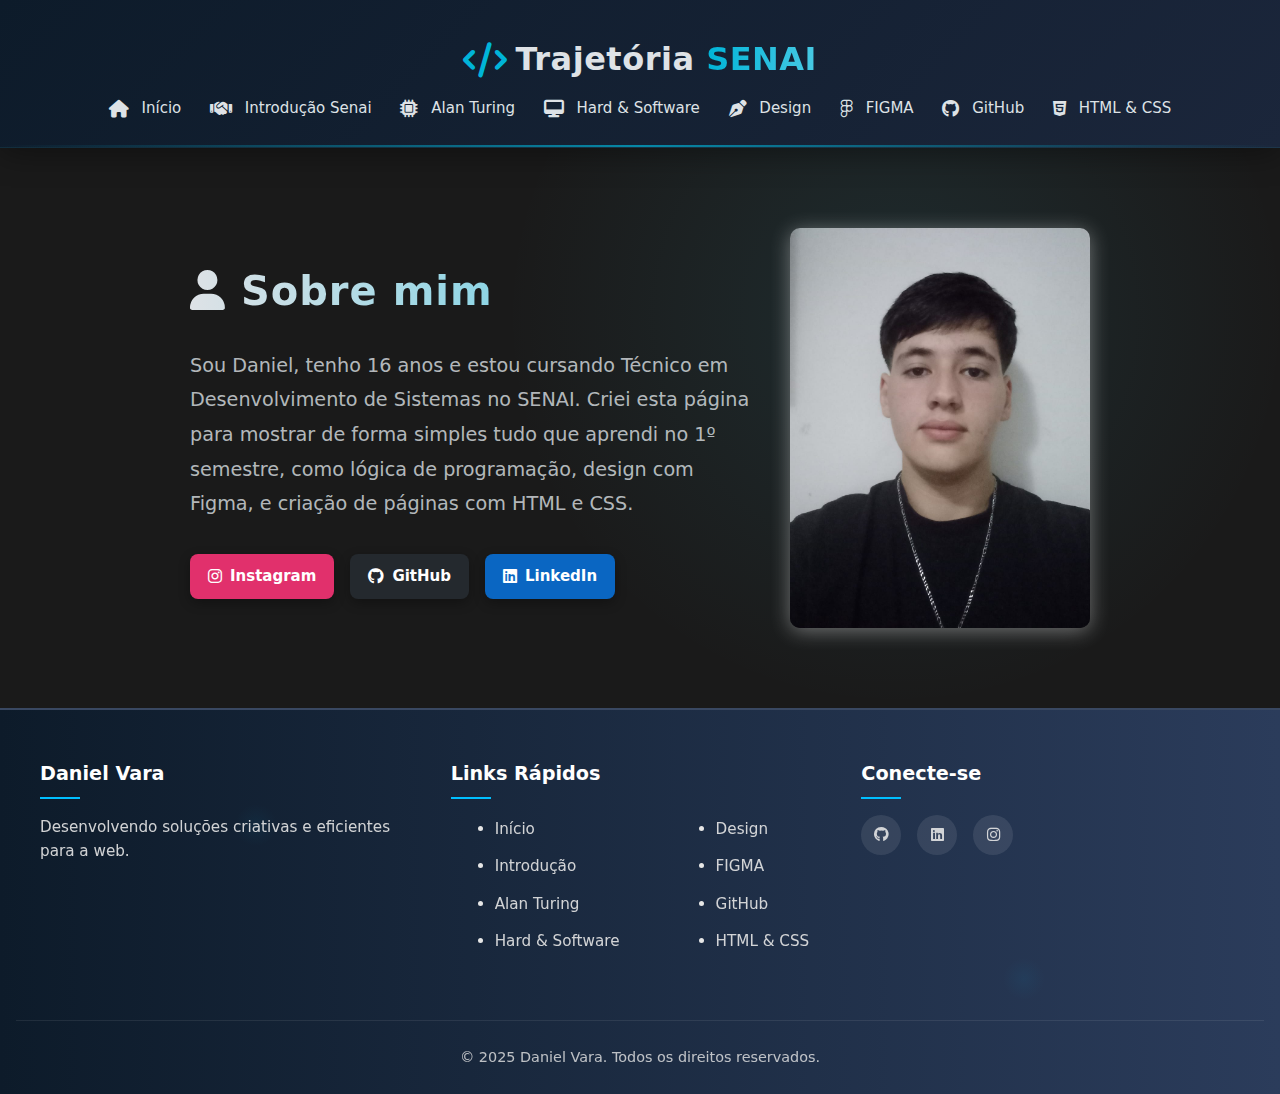
<file: index.html>
<!DOCTYPE html>
<html lang="pt-br">
<head>
  <meta charset="UTF-8" />
  <meta name="viewport" content="width=device-width, initial-scale=1.0" />
  <title>Trajetória SENAI - Daniel</title>
  <link rel="stylesheet" href="https://cdnjs.cloudflare.com/ajax/libs/font-awesome/6.5.0/css/all.min.css" />
  <link rel="stylesheet" href="https://cdnjs.cloudflare.com/ajax/libs/font-awesome/6.5.0/css/all.min.css" />
  <link rel="stylesheet" href="styles.css">
</head>
<body>

  <header class="navbar">
    <div class="logo">
      <i class="fas fa-code"></i>
      <span>Trajetória <strong>SENAI</strong></span>
    </div>
    <nav class="nav-links">
      <a href="#inicio"><i class="fas fa-home"></i> Início</a>
      <a href="introdução.html"><i class="fas fa-handshake"></i> Introdução Senai</a>
      <a href="alan.html"><i class="fas fa-microchip"></i> Alan Turing</a>
      <a href="ware.html"><i class="fas fa-desktop"></i> Hard & Software</a>
      <a href="design.html"><i class="fas fa-pen-nib"></i> Design</a>
      <a href="figma.html"><i class="fab fa-figma"></i> FIGMA</a>
      <a href="git.html"><i class="fab fa-github"></i>GitHub</a>
      <a href="HC.html"><i class="fab fa-html5"></i> HTML & CSS</a>
     

    </nav>
  </header>

  <section class="dark-section" id="inicio">
    <div class="content">
      <div class="content-flex">
        <div class="text-side">
          <h2><i class="fas fa-user"></i> Sobre mim</h2>
          <p>Sou Daniel, tenho 16 anos e estou cursando Técnico em Desenvolvimento de Sistemas no SENAI. Criei esta página para mostrar de forma simples tudo que aprendi no 1º semestre, como lógica de programação, design com Figma, e criação de páginas com HTML e CSS.</p>
          
          <div class="social-buttons">
            <a href="https://www.instagram.com/daniielvsr/?next=%2F" target="_blank" class="btn-social instagram"><i class="fab fa-instagram"></i> Instagram</a>
            <a href="https://github.com/Daniel-Vara" target="_blank" class="btn-social github"><i class="fab fa-github"></i> GitHub</a>
            <a href="https://www.linkedin.com/in/daniel-vara-dos-santos-ribeiro-890403352/" target="_blank" class="btn-social linkedin"><i class="fab fa-linkedin"></i> LinkedIn</a>
          </div>
        </div>
        
        <img class="perfil" src="./img/perfil.jpg" alt="Foto de Daniel">
      </div>
    </div>
  </section>

<footer class="site-footer">
  <div class="footer-content">
    <div class="footer-section">
      <h3>Daniel Vara</h3>
      <p>Desenvolvendo soluções criativas e eficientes para a web.</p>
    </div>
    
    <div class="footer-section">
      <h3>Links Rápidos</h3>
      <div class="link-columns">

        <ul>
        <li><a href="index.html">Início</a></li>
        <li><a href="introdução.html">Introdução</a></li>
        <li><a href="alan.html">Alan Turing</a></li>
        <li><a href="ware.html">Hard & Software</a></li>
    </ul>
      <ul>
        <li><a href="design.html">Design</a></li>
        <li><a href="figma.html">FIGMA</a></li>
        <li><a href="git.html">GitHub</a></li>
        <li><a href="HC.html">HTML & CSS</a></li>
      </ul>
      </div>
      
    </div>
    
    <div class="footer-section">
      <h3>Conecte-se</h3>
      <div class="social-links">
        <a href="https://github.com/Daniel-Vara" target="_blank" class="social-icon"><i class="fab fa-github"></i></a>
        <a href="https://www.linkedin.com/in/daniel-vara-dos-santos-ribeiro-890403352/" target="_blank" class="social-icon"><i class="fab fa-linkedin"></i></a>
        <a href="https://www.instagram.com/daniielvsr/?next=%2F" target="_blank" class="social-icon"><i class="fab fa-instagram"></i></a>
      </div>
    </div>
  </div>
  
  <div class="footer-bottom">
    <p>&copy; 2025 Daniel Vara. Todos os direitos reservados.</p>
  </div>
</footer>


</body>
</html>
</file>
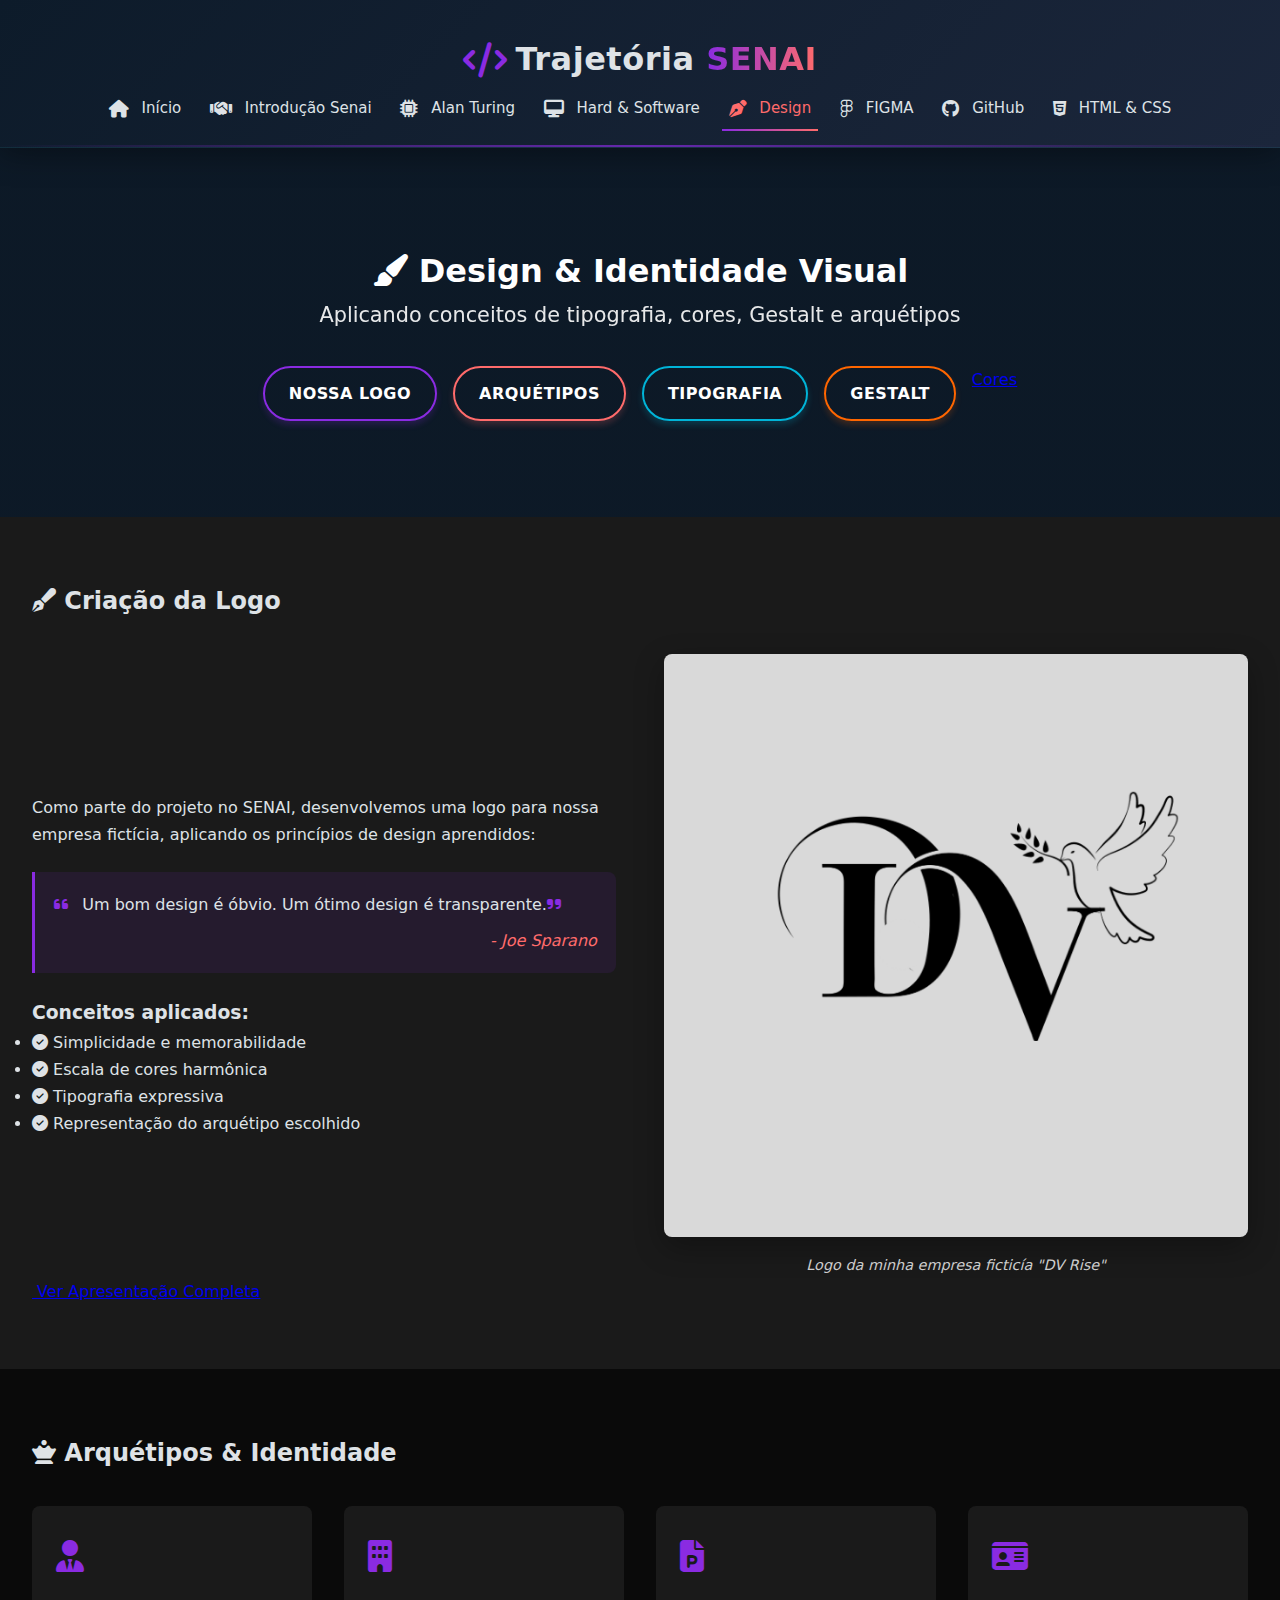
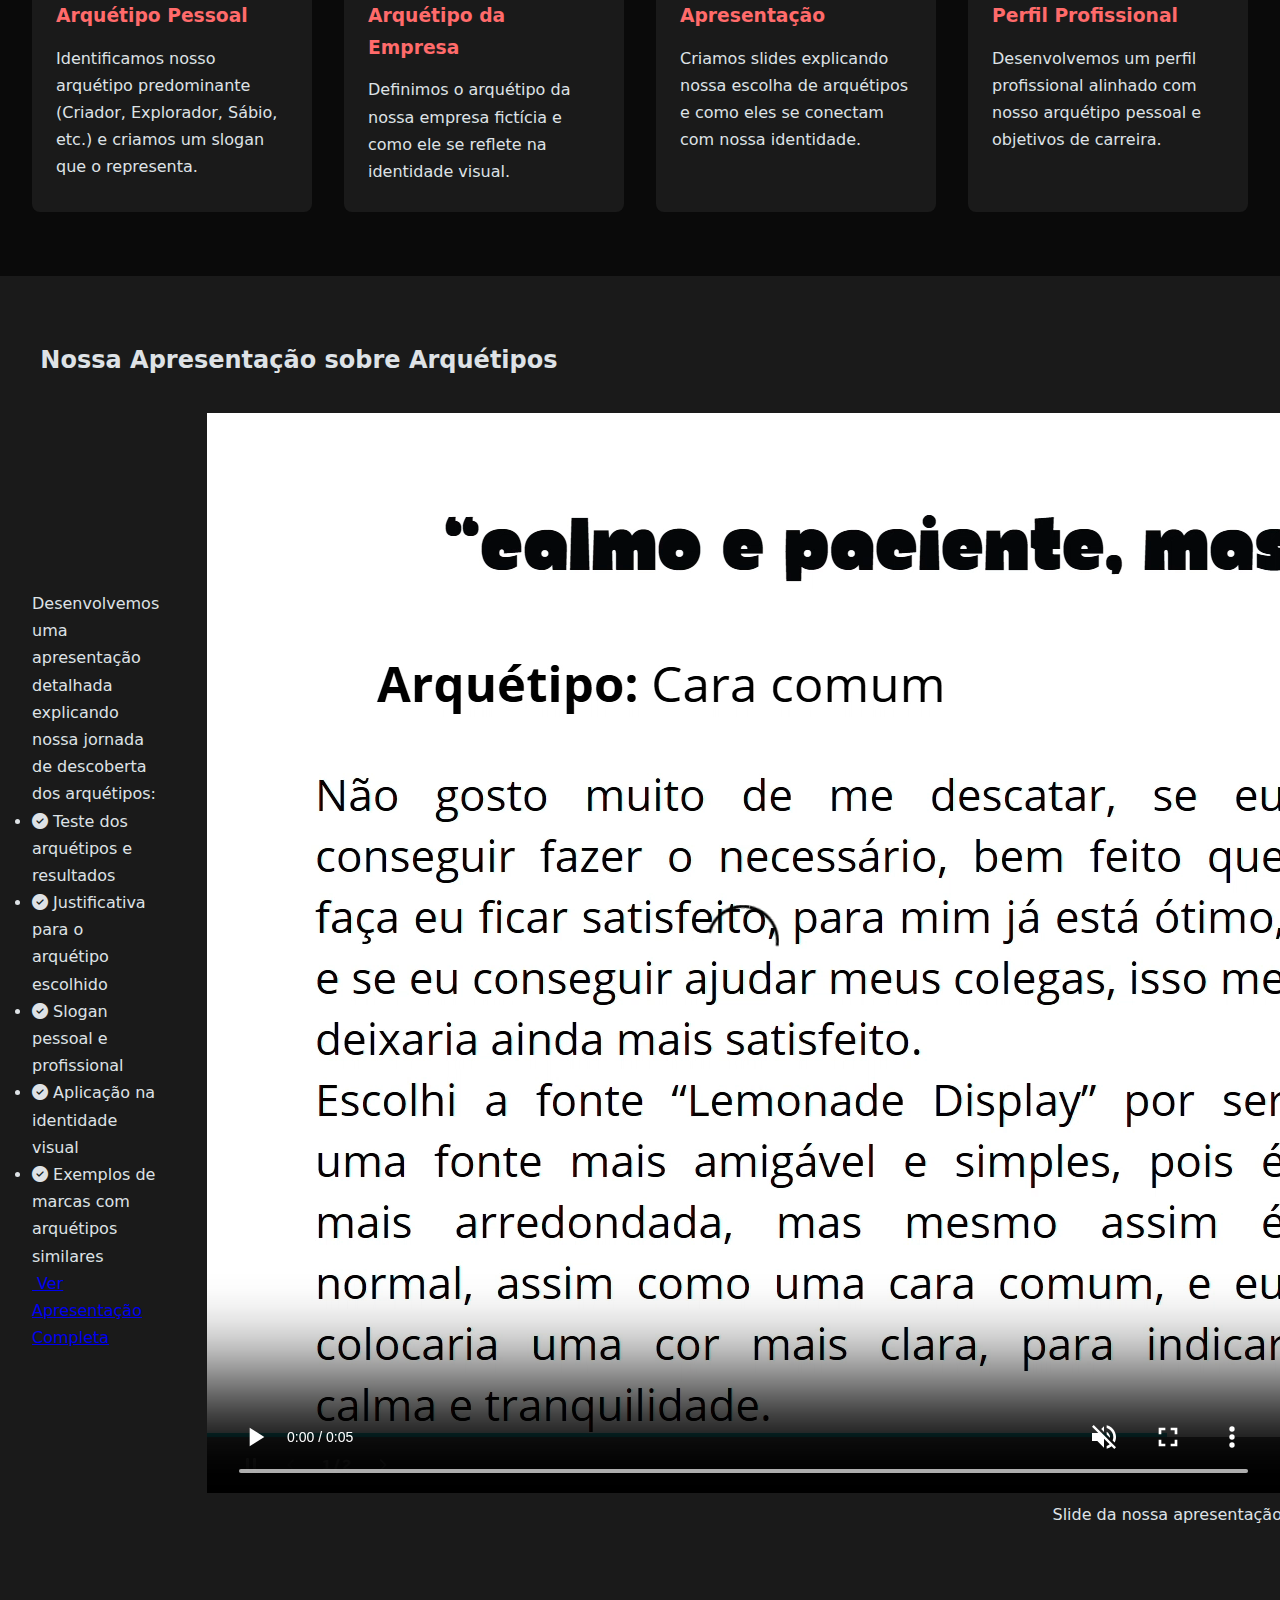
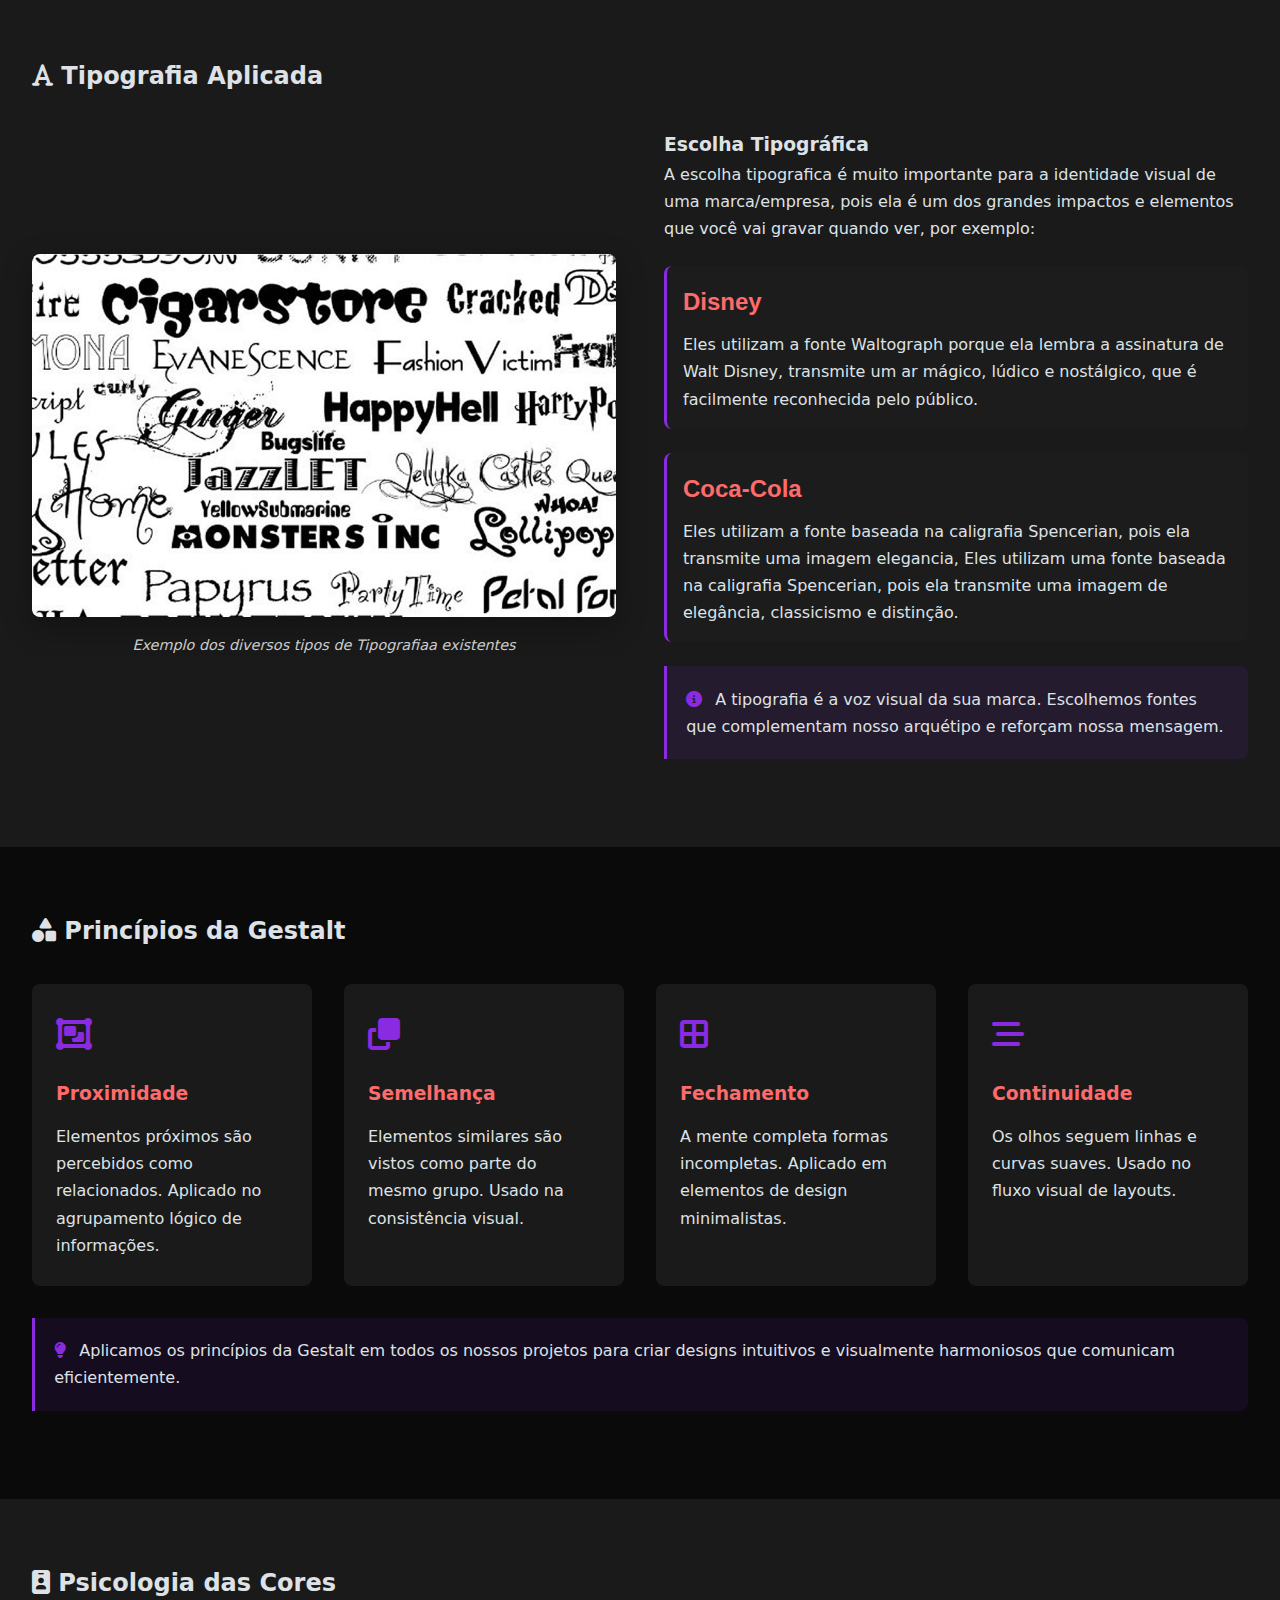
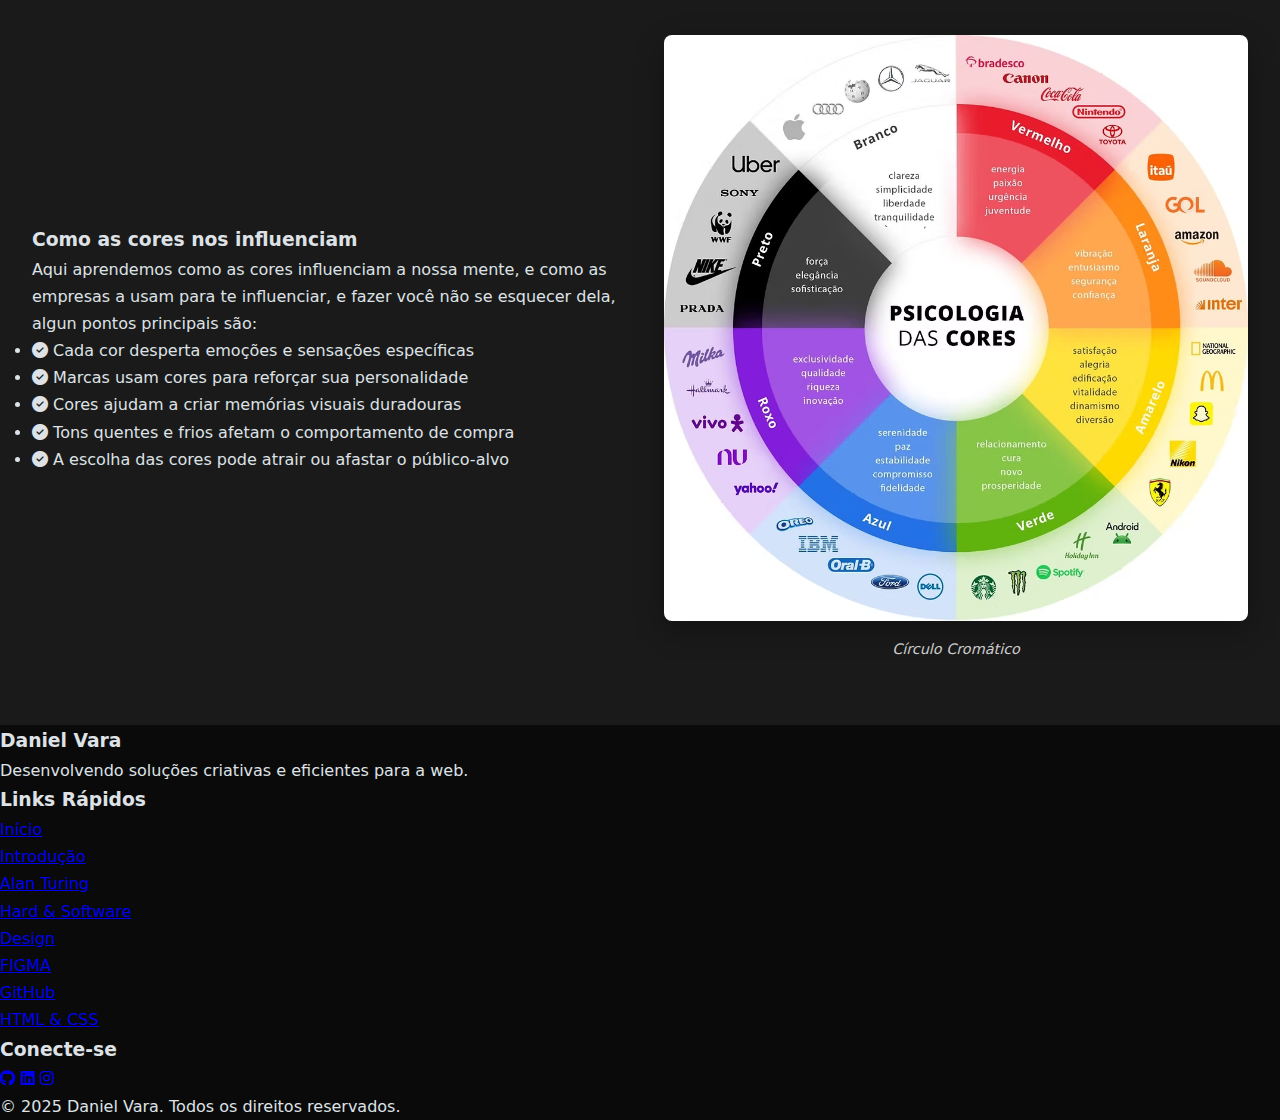
<file: design.html>
<!DOCTYPE html>
<html lang="pt-br">
<head>
  <meta charset="UTF-8">
  <meta name="viewport" content="width=device-width, initial-scale=1.0">
  <title>Design - Trajetória SENAI</title>
  <link rel="stylesheet" href="https://cdnjs.cloudflare.com/ajax/libs/font-awesome/6.5.0/css/all.min.css">
  <link rel="stylesheet" href="design.css"> <!-- Reutilizando o mesmo CSS -->
</head>
<body>

  <header class="navbar">
    <div class="logo">
      <i class="fas fa-code"></i>
      <span>Trajetória <strong>SENAI</strong></span>
    </div>
    <nav class="nav-links">
      <a href="index.html"><i class="fas fa-home"></i> Início</a>
      <a href="introdução.html"><i class="fas fa-handshake"></i> Introdução Senai</a>
      <a href="alan.html"><i class="fas fa-microchip"></i> Alan Turing</a>
      <a href="ware.html"><i class="fas fa-desktop"></i> Hard & Software</a>
      <a href="design.html" class="active"><i class="fas fa-pen-nib"></i> Design</a>
      <a href="figma.html"><i class="fab fa-figma"></i> FIGMA</a>
      <a href="git.html"><i class="fab fa-github"></i>GitHub</a>
      <a href="HC.html"><i class="fab fa-html5"></i> HTML & CSS</a>
    </nav>
  </header>

<section class="hero-section" style="background: linear-gradient(rgba(13, 27, 42, 0.9), rgba(13, 27, 42, 0.9)), url('https://images.unsplash.com/photo-1618005182384-a83a8bd57fbe?q=80&w=2264&auto=format&fit=crop') center/cover;">
  <div class="container">
    <h1 class="glow-text"><i class="fas fa-paint-brush"></i> Design & Identidade Visual</h1>
    <p class="subtitle">Aplicando conceitos de tipografia, cores, Gestalt e arquétipos</p>
    <div class="hero-buttons">
      <a href="#logo" class="btn-primary">Nossa Logo</a>
      <a href="#arquetipos" class="btn-secondary">Arquétipos</a>
      <a href="#tipografia" class="btn-tertiary">Tipografia</a>
      <a href="#gestalt" class="btn-quarto">Gestalt</a>
      <a href="#cores" class="btn-quinto">Cores</a>
    </div>
  </div>
</section>



  <section class="content-section" id="logo">
    <div class="container">
      <div class="section-header">
        <h2><i class="fas fa-pen-fancy"></i> Criação da Logo</h2>
        <div class="timeline-marker"></div>
      </div>
      
      <div class="content-flex">
        <div class="text-side">
          <p>Como parte do projeto no SENAI, desenvolvemos uma logo para nossa empresa fictícia, aplicando os princípios de design aprendidos:</p>
          
          <div class="highlight-box">
            <p><i class="fas fa-quote-left"></i> Um bom design é óbvio. Um ótimo design é transparente.<i class="fas fa-quote-right"></i></p>
            <p class="quote-author">- Joe Sparano</p>
          </div>
          
          <h3>Conceitos aplicados:</h3>
          <ul class="presentation-list">
            <li><i class="fas fa-check-circle"></i> Simplicidade e memorabilidade</li>
            <li><i class="fas fa-check-circle"></i> Escala de cores harmônica</li>
            <li><i class="fas fa-check-circle"></i> Tipografia expressiva</li>
            <li><i class="fas fa-check-circle"></i> Representação do arquétipo escolhido</li>
          </ul>
        </div>
        
        <div class="image-side">
          <img src="./img/Logo Pessoal.png" alt="Minha Logo Pessoal" class="content-image">
          <p class="image-caption">Logo da minha empresa ficticía "DV Rise"</p>
        </div>
      </div>
    </div>

         
          <a href="https://www.canva.com/design/DAGg52rJNaU/tJ63VMw35tbQV4tGI-dGfA/edit?utm_content=DAGg52rJNaU&utm_campaign=designshare&utm_medium=link2&utm_source=sharebutton" class="btn-presentation" target="_blank">
            <i class="fab fa-canva"></i> Ver Apresentação Completa
          </a>

  </section>

  <section class="dark-section" id="arquetipos">
    <div class="container">
      <div class="section-header">
        <h2><i class="fas fa-chess-queen"></i> Arquétipos & Identidade</h2>
        <div class="timeline-marker"></div>
      </div>
      
      <div class="contributions-grid">
        <div class="contribution-card">
          <div class="contribution-icon">
            <i class="fas fa-user-tie"></i>
          </div>
          <h3>Arquétipo Pessoal</h3>
          <p>Identificamos nosso arquétipo predominante (Criador, Explorador, Sábio, etc.) e criamos um slogan que o representa.</p>
        </div>
        
        <div class="contribution-card">
          <div class="contribution-icon">
            <i class="fas fa-building"></i>
          </div>
          <h3>Arquétipo da Empresa</h3>
          <p>Definimos o arquétipo da nossa empresa fictícia e como ele se reflete na identidade visual.</p>
        </div>
        
        <div class="contribution-card">
          <div class="contribution-icon">
            <i class="fas fa-file-powerpoint"></i>
          </div>
          <h3>Apresentação</h3>
          <p>Criamos slides explicando nossa escolha de arquétipos e como eles se conectam com nossa identidade.</p>
        </div>
        
        <div class="contribution-card">
          <div class="contribution-icon">
            <i class="fas fa-id-card"></i>
          </div>
          <h3>Perfil Profissional</h3>
          <p>Desenvolvemos um perfil profissional alinhado com nosso arquétipo pessoal e objetivos de carreira.</p>
        </div>
      </div>
    </div>
  </section>

  <section class="presentation-section" id="apresentacao-arquetipos">
    <div class="container">
      <div class="section-header">
        <h2><i class="fas fa-presentation-screen"></i> Nossa Apresentação sobre Arquétipos</h2>
        <div class="timeline-marker"></div>
      </div>
      
      <div class="presentation-content">
        <div class="presentation-text">
          <p>Desenvolvemos uma apresentação detalhada explicando nossa jornada de descoberta dos arquétipos:</p>
          <ul class="presentation-list">
            <li><i class="fas fa-check-circle"></i> Teste dos arquétipos e resultados</li>
            <li><i class="fas fa-check-circle"></i> Justificativa para o arquétipo escolhido</li>
            <li><i class="fas fa-check-circle"></i> Slogan pessoal e profissional</li>
            <li><i class="fas fa-check-circle"></i> Aplicação na identidade visual</li>
            <li><i class="fas fa-check-circle"></i> Exemplos de marcas com arquétipos similares</li>
          </ul>
          
          <a href="https://www.canva.com/design/DAGgOQbZyug/-traTbjqNlDXFgtyivOPwg/edit?utm_content=DAGgOQbZyug&utm_campaign=designshare&utm_medium=link2&utm_source=sharebutton" class="btn-presentation" target="_blank">
            <i class="fab fa-canva"></i> Ver Apresentação Completa
          </a>
        </div>
        
       
   <div class="presentation-preview">
  <div class="video-container">
    <video class="presentation-video" controls autoplay muted loop>
      <source src="./img/Arquétipo-e-Slogan.mp4" type="video/mp4">
      Seu navegador não suporta vídeos HTML5.
    </video>
  </div>
  <p class="preview-caption">Slide da nossa apresentação</p>
</div>
  </section>



  <section class="content-section" id="tipografia">
    <div class="container">
      <div class="section-header">
        <h2><i class="fas fa-font"></i> Tipografia Aplicada</h2>
        <div class="timeline-marker"></div>
      </div>
      
      <div class="content-flex">
        <div class="image-side">
          <img src="./img/tipografia.png" alt="Exemplo de tipografia" class="content-image">
          <p class="image-caption">Exemplo dos diversos tipos de Tipografiaa existentes</p>
        </div>
        
        <div class="text-side">
          <h3>Escolha Tipográfica</h3>
          <p>A escolha tipografica é muito importante para a identidade visual de uma marca/empresa, pois ela é um dos grandes impactos e elementos que você vai gravar quando ver, por exemplo:</p>
          
          <div class="typography-examples">
            <div class="font-sample">
              <h4 style="font-family: 'Montserrat', sans-serif;">Disney</h4>
              <p>Eles utilizam a fonte Waltograph porque ela lembra a assinatura de Walt Disney, transmite um ar mágico, lúdico e nostálgico, que é facilmente reconhecida pelo público.</p>
            </div>
            
            <div class="font-sample">
              <h4 style="font-family: 'Open Sans', sans-serif;">Coca-Cola</h4>
              <p>Eles utilizam a fonte baseada na caligrafia Spencerian, pois ela transmite uma imagem elegancia, Eles utilizam uma fonte baseada na caligrafia Spencerian, pois ela transmite uma imagem de elegância, classicismo e distinção.</p>
            </div>
          </div>
          
          <div class="highlight-box">
            <p><i class="fas fa-info-circle"></i> A tipografia é a voz visual da sua marca. Escolhemos fontes que complementam nosso arquétipo e reforçam nossa mensagem.</p>
          </div>
        </div>
      </div>
    </div>
  </section>

  <section class="dark-section" id="gestalt">
    <div class="container">
      <div class="section-header">
        <h2><i class="fas fa-shapes"></i> Princípios da Gestalt</h2>
        <div class="timeline-marker"></div>
      </div>
      
      <div class="contributions-grid">
        <div class="contribution-card">
          <div class="contribution-icon">
            <i class="fas fa-object-group"></i>
          </div>
          <h3>Proximidade</h3>
          <p>Elementos próximos são percebidos como relacionados. Aplicado no agrupamento lógico de informações.</p>
        </div>
        
        <div class="contribution-card">
          <div class="contribution-icon">
       <i class="fas fa-clone"></i>
          </div>
          <h3>Semelhança</h3>
          <p>Elementos similares são vistos como parte do mesmo grupo. Usado na consistência visual.</p>
        </div>
        
        <div class="contribution-card">
          <div class="contribution-icon">
            <i class="fas fa-border-all"></i>
          </div>
          <h3>Fechamento</h3>
          <p>A mente completa formas incompletas. Aplicado em elementos de design minimalistas.</p>
        </div>
        
        <div class="contribution-card">
          <div class="contribution-icon">
            <i class="fas fa-stream"></i>
          </div>
          <h3>Continuidade</h3>
          <p>Os olhos seguem linhas e curvas suaves. Usado no fluxo visual de layouts.</p>
        </div>
      </div>
      
      <div class="highlight-box" style="margin-top: 2rem;">
        <p><i class="fas fa-lightbulb"></i> Aplicamos os princípios da Gestalt em todos os nossos projetos para criar designs intuitivos e visualmente harmoniosos que comunicam eficientemente.</p>
      </div>
    </div>
  </section>

  <section class="presentation-section" id="cores">
    <div class="container">
      <div class="section-header">
        <h2><i class="fas fa-id-badge"></i> Psicologia das Cores</h2>
        <div class="timeline-marker"></div>
      </div>
      
      <div class="content-flex">
        <div class="text-side">
          <h3>Como as cores nos influenciam </h3>
          <p>Aqui aprendemos como as cores influenciam a nossa mente, e como as empresas a usam para te influenciar, e fazer você não se esquecer dela, algun pontos principais são:</p>
          
          <ul class="presentation-list">
            <li><i class="fas fa-check-circle"></i> Cada cor desperta emoções e sensações específicas</li>
            <li><i class="fas fa-check-circle"></i> Marcas usam cores para reforçar sua personalidade</li>
            <li><i class="fas fa-check-circle"></i> Cores ajudam a criar memórias visuais duradouras</li>
            <li><i class="fas fa-check-circle"></i> Tons quentes e frios afetam o comportamento de compra</li>
            <li><i class="fas fa-check-circle"></i> A escolha das cores pode atrair ou afastar o público-alvo</li>
          </ul>
          
      
        </div>
        
        <div class="image-side">
          <img src="./img/cores.avif" alt="Exemplo do Círculo Cromático" class="content-image">
          <p class="image-caption">Círculo Cromático</p>
        </div>
      </div>
    </div>
  </section>

  <footer class="site-footer">
    <div class="footer-content">
      <div class="footer-section">
        <h3>Daniel Vara</h3>
        <p>Desenvolvendo soluções criativas e eficientes para a web.</p>
      </div>
      
      <div class="footer-section">
        <h3>Links Rápidos</h3>
        <div class="link-columns">
          <ul>
            <li><a href="index.html">Início</a></li>
            <li><a href="introdução.html">Introdução</a></li>
            <li><a href="alan.html">Alan Turing</a></li>
            <li><a href="ware.html">Hard & Software</a></li>
          </ul>
          <ul>
            <li><a href="design.html">Design</a></li>
            <li><a href="figma.html">FIGMA</a></li>
            <li><a href="git.html">GitHub</a></li>
            <li><a href="HC.html">HTML & CSS</a></li>
          </ul>
        </div>
      </div>
      
      <div class="footer-section">
        <h3>Conecte-se</h3>
        <div class="social-links">
          <a href="https://github.com/Daniel-Vara" target="_blank" class="social-icon"><i class="fab fa-github"></i></a>
          <a href="https://www.linkedin.com/in/daniel-vara-dos-santos-ribeiro-890403352/" target="_blank" class="social-icon"><i class="fab fa-linkedin"></i></a>
          <a href="https://www.instagram.com/daniielvsr/?next=%2F" target="_blank" class="social-icon"><i class="fab fa-instagram"></i></a>
        </div>
      </div>
    </div>
    
    <div class="footer-bottom">
      <p>&copy; 2025 Daniel Vara. Todos os direitos reservados.</p>
    </div>
  </footer>

</body>
</html>
</file>
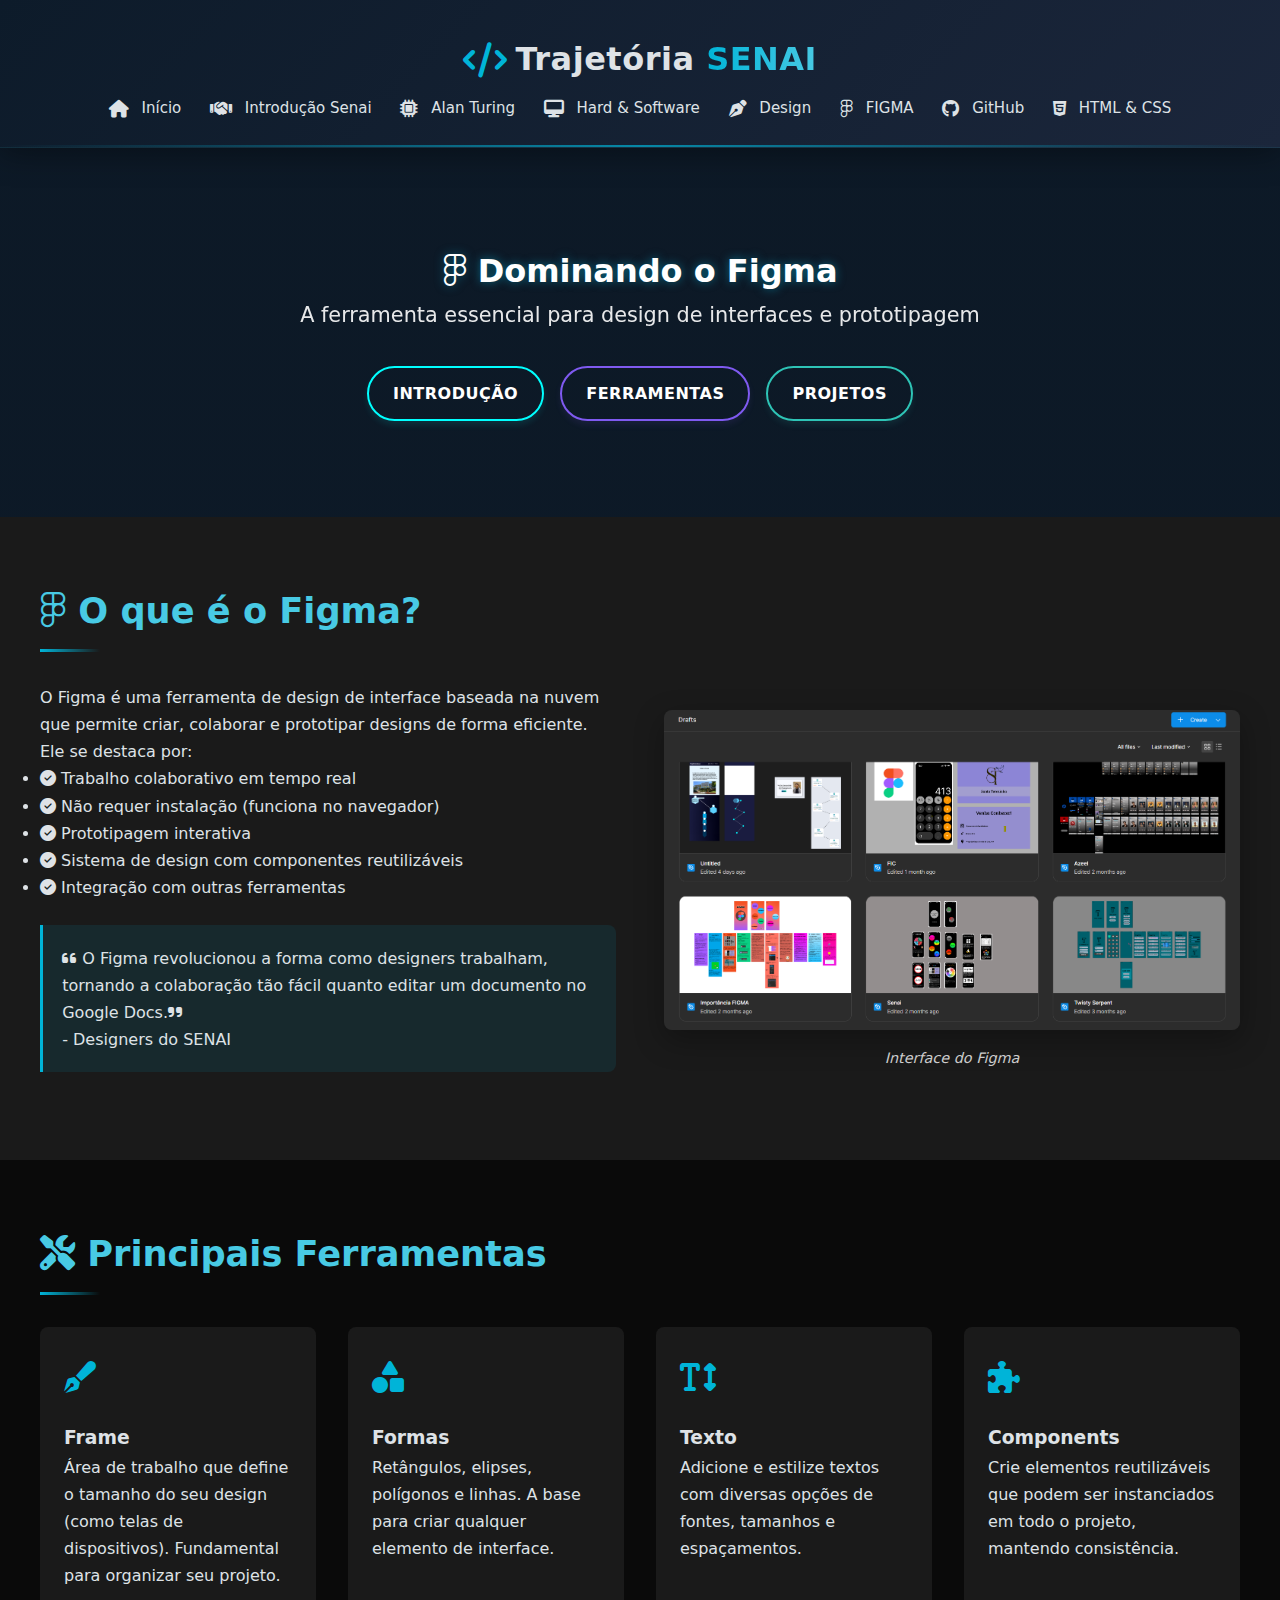
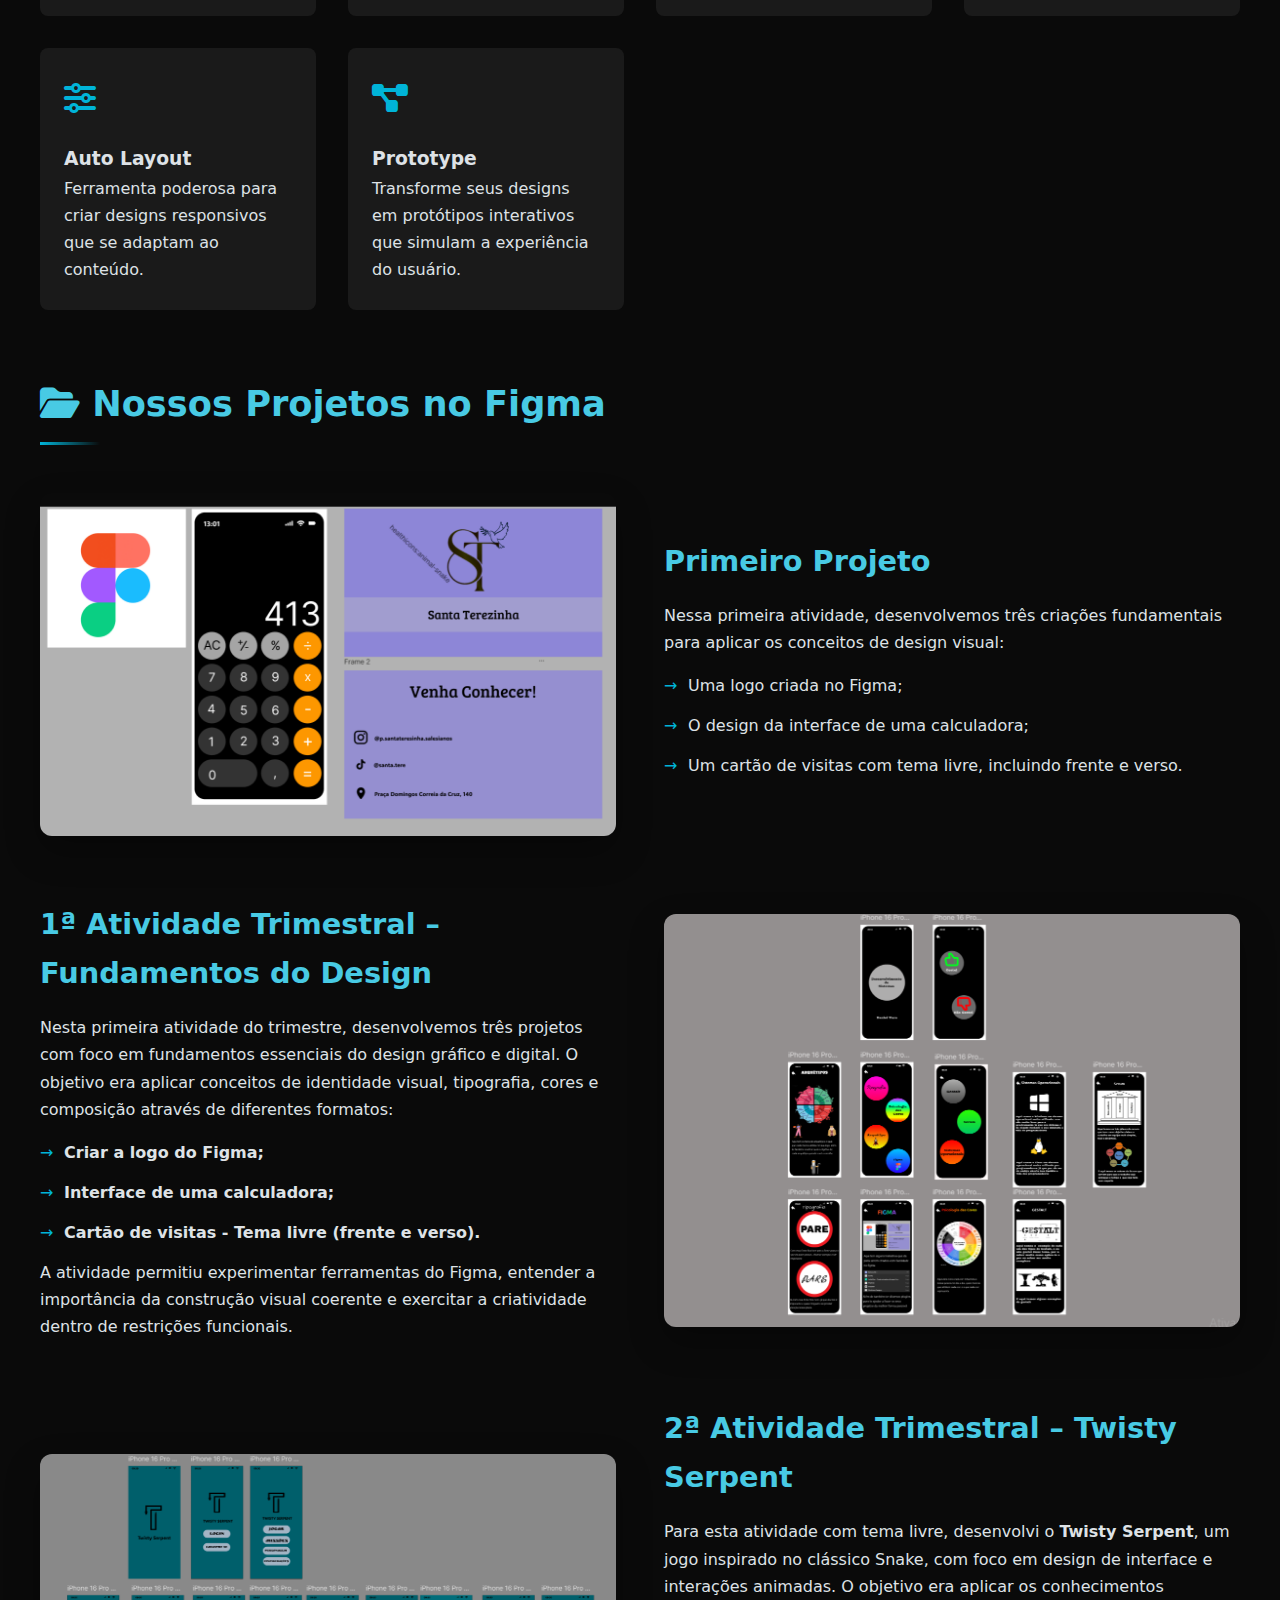
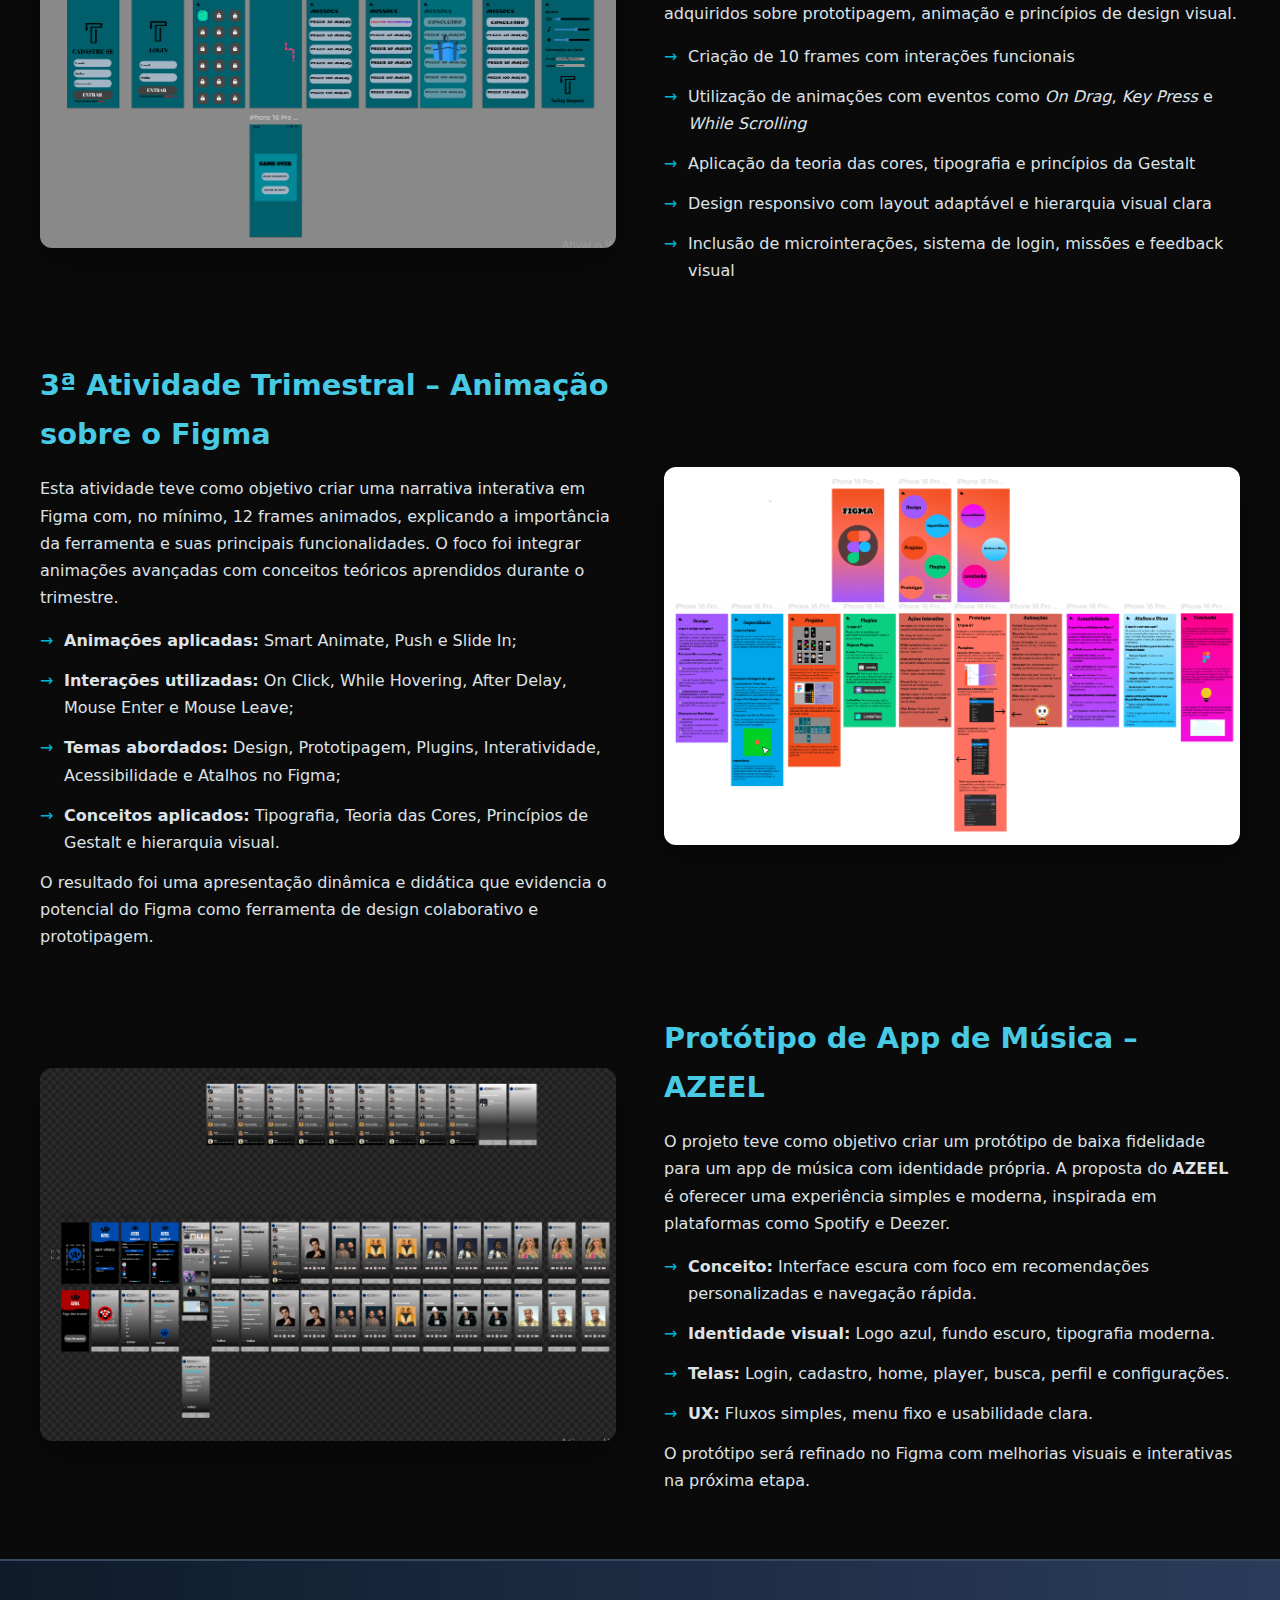
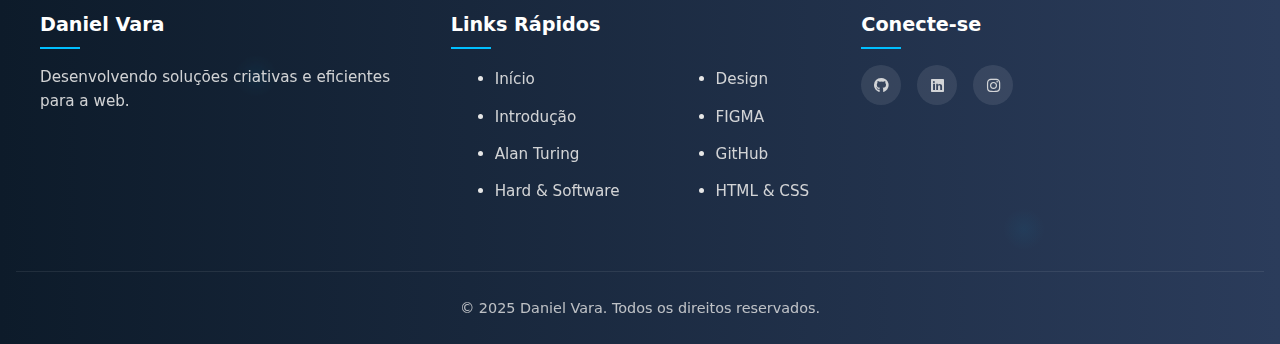
<file: figma.html>
<!DOCTYPE html>
<html lang="pt-br">
<head>
  <meta charset="UTF-8">
  <meta name="viewport" content="width=device-width, initial-scale=1.0">
  <title>Figma - Trajetória SENAI</title>
  <link rel="stylesheet" href="https://cdnjs.cloudflare.com/ajax/libs/font-awesome/6.5.0/css/all.min.css">
  <link rel="stylesheet" href="figma.css">
</head>
<body>

 <header class="navbar">
    <div class="logo">
      <i class="fas fa-code"></i>
      <span>Trajetória <strong>SENAI</strong></span>
    </div>
    <nav class="nav-links">
      <a href="index.html"><i class="fas fa-home"></i> Início</a>
      <a href="introdução.html"><i class="fas fa-handshake"></i> Introdução Senai</a>
      <a href="alan.html"><i class="fas fa-microchip"></i> Alan Turing</a>
      <a href="ware.html"><i class="fas fa-desktop"></i> Hard & Software</a>
      <a href="design.html" class="active"><i class="fas fa-pen-nib"></i> Design</a>
      <a href="figma.html"><i class="fab fa-figma"></i> FIGMA</a>
      <a href="git.html"><i class="fab fa-github"></i>GitHub</a>
      <a href="HC.html"><i class="fab fa-html5"></i> HTML & CSS</a>
    </nav>
  </header>

  <section class="hero-section" style="background: linear-gradient(rgba(13, 27, 42, 0.9), rgba(13, 27, 42, 0.9)), url('https://images.unsplash.com/photo-1626785774573-4b799315345d?q=80&w=2071&auto=format&fit=crop') center/cover;">
    <div class="container">
      <h1 class="glow-text"><i class="fab fa-figma"></i> Dominando o Figma</h1>
      <p class="subtitle">A ferramenta essencial para design de interfaces e prototipagem</p>
      <div class="hero-buttons">
        <a href="#introducao" class="btn-primary">Introdução</a>
        <a href="#ferramentas" class="btn-secondary">Ferramentas</a>
        <a href="#projetos" class="btn-tertiary">Projetos</a>
      </div>
    </div>
  </section>

  <section class="content-section" id="introducao">
    <div class="container">
      <div class="section-header">
        <h2><i class="fab fa-figma"></i> O que é o Figma?</h2>
        <div class="timeline-marker"></div>
      </div>
      
      <div class="content-flex">
        <div class="text-side">
          <p>O Figma é uma ferramenta de design de interface baseada na nuvem que permite criar, colaborar e prototipar designs de forma eficiente. Ele se destaca por:</p>
          
          <ul class="presentation-list">
            <li><i class="fas fa-check-circle"></i> Trabalho colaborativo em tempo real</li>
            <li><i class="fas fa-check-circle"></i> Não requer instalação (funciona no navegador)</li>
            <li><i class="fas fa-check-circle"></i> Prototipagem interativa</li>
            <li><i class="fas fa-check-circle"></i> Sistema de design com componentes reutilizáveis</li>
            <li><i class="fas fa-check-circle"></i> Integração com outras ferramentas</li>
          </ul>
          
          <div class="highlight-box">
            <p><i class="fas fa-quote-left"></i> O Figma revolucionou a forma como designers trabalham, tornando a colaboração tão fácil quanto editar um documento no Google Docs.<i class="fas fa-quote-right"></i></p>
            <p class="quote-author">- Designers do SENAI</p>
          </div>
        </div>
        
        <div class="image-side">
          <img src="./img/Figma.png" alt="Interface do Figma" class="content-image floating">
          <p class="image-caption">Interface do Figma </p>
        </div>
      </div>
    </div>
  </section>

  <section class="dark-section" id="ferramentas">
    <div class="container">
      <div class="section-header">
        <h2><i class="fas fa-tools"></i> Principais Ferramentas</h2>
        <div class="timeline-marker"></div>
      </div>
      
      <div class="contributions-grid">
        <div class="contribution-card">
          <div class="contribution-icon">
            <i class="fas fa-pen-fancy"></i>
          </div>
          <h3>Frame</h3>
          <p>Área de trabalho que define o tamanho do seu design (como telas de dispositivos). Fundamental para organizar seu projeto.</p>
        </div>
        
        <div class="contribution-card">
          <div class="contribution-icon">
            <i class="fas fa-shapes"></i>
          </div>
          <h3>Formas</h3>
          <p>Retângulos, elipses, polígonos e linhas. A base para criar qualquer elemento de interface.</p>
        </div>
        
        <div class="contribution-card">
          <div class="contribution-icon">
            <i class="fas fa-text-height"></i>
          </div>
          <h3>Texto</h3>
          <p>Adicione e estilize textos com diversas opções de fontes, tamanhos e espaçamentos.</p>
        </div>
        
        <div class="contribution-card">
          <div class="contribution-icon">
            <i class="fas fa-puzzle-piece"></i>
          </div>
          <h3>Components</h3>
          <p>Crie elementos reutilizáveis que podem ser instanciados em todo o projeto, mantendo consistência.</p>
        </div>
        
        <div class="contribution-card">
          <div class="contribution-icon">
            <i class="fas fa-sliders-h"></i>
          </div>
          <h3>Auto Layout</h3>
          <p>Ferramenta poderosa para criar designs responsivos que se adaptam ao conteúdo.</p>
        </div>
        
        <div class="contribution-card">
          <div class="contribution-icon">
            <i class="fas fa-project-diagram"></i>
          </div>
          <h3>Prototype</h3>
          <p>Transforme seus designs em protótipos interativos que simulam a experiência do usuário.</p>
        </div>
      </div>
    </div>
  </section>

  <section class="presentation-section" id="projetos">
    <div class="container">
      <div class="section-header">
        <h2><i class="fas fa-folder-open"></i> Nossos Projetos no Figma</h2>
        <div class="timeline-marker"></div>
      </div>
      
      <div class="projects-container">
        <div class="project-item">
          <div class="project-preview">
            <img src="./img/FIC.png" alt="Primeiro Projeto" class="project-image zoom-effect">
            <div class="project-links">
              <a href="https://www.figma.com/proto/UvNsxhgJNzPcHCFtOGSo9T/FIC?node-id=0-1&t=5w87mgE0jqseyWw4-1" target="_blank" class="btn-secondary"><i class="fas fa-external-link-alt"></i> Ver Projeto</a>
            </div>
          </div>
          <div class="project-description">
       
  <h3>Primeiro Projeto</h3>
  <p>Nessa primeira atividade, desenvolvemos três criações fundamentais para aplicar os conceitos de design visual:</p>
  <ul>
    <li>Uma logo criada no Figma;</li>
    <li>O design da interface de uma calculadora;</li>
    <li>Um cartão de visitas com tema livre, incluindo frente e verso.</li>
  </ul>
</div>

        </div>
        
        <div class="project-item reverse">
          <div class="project-preview">
            <img src="./img/trajetória.png" alt="Primeiro Trabalho Trimestral" class="project-image zoom-effect">
            <div class="project-links">
              <a href="https://www.figma.com/proto/RZVxPFPYs0V2qbklB1vFLU/Senai?t=VpF7CnkPemDpcrOA-1" target="_blank" class="btn-secondary"><i class="fas fa-external-link-alt"></i> Ver Projeto</a>
            </div>
          </div>
      <div class="project-description">
  <h3>1ª Atividade Trimestral – Fundamentos do Design</h3>
  <p>
    Nesta primeira atividade do trimestre, desenvolvemos três projetos com foco em fundamentos essenciais do design gráfico e digital. O objetivo era aplicar conceitos de identidade visual, tipografia, cores e composição através de diferentes formatos:
  </p>
  <ul>
    <li><strong>Criar a logo do Figma;</strong></li>
    <li><strong>Interface de uma calculadora;</strong> </li>
    <li><strong>Cartão de visitas - Tema livre (frente e verso).</strong> </li>
  </ul>
  <p>
    A atividade permitiu experimentar ferramentas do Figma, entender a importância da construção visual coerente e exercitar a criatividade dentro de restrições funcionais.
  </p>
</div>

</div>
        </div>
        
        <div class="project-item">
          <div class="project-preview">
            <img src="./img/Twisty Serpent.png" alt="Segundo Trabalho Trimestral" class="project-image zoom-effect">
            <div class="project-links">
              <a href="https://www.figma.com/proto/vMC9VKOeQgQXp09eW60w2V/Twisty-Serpent?t=jq525iGzfOxMTwKn-1" target="_blank" class="btn-secondary"><i class="fas fa-external-link-alt"></i> Ver Projeto</a>
            </div>
          </div>
        <div class="project-description">
  <h3>2ª Atividade Trimestral – Twisty Serpent</h3>
  <p>
    Para esta atividade com tema livre, desenvolvi o <strong>Twisty Serpent</strong>, um jogo inspirado no clássico Snake, com foco em design de interface e interações animadas. O objetivo era aplicar os conhecimentos adquiridos sobre prototipagem, animação e princípios de design visual.
  </p>
  <ul>
    <li>Criação de 10 frames com interações funcionais</li>
    <li>Utilização de animações com eventos como <em>On Drag</em>, <em>Key Press</em> e <em>While Scrolling</em></li>
    <li>Aplicação da teoria das cores, tipografia e princípios da Gestalt</li>
    <li>Design responsivo com layout adaptável e hierarquia visual clara</li>
    <li>Inclusão de microinterações, sistema de login, missões e feedback visual</li>
  </ul>
</div>

        </div>
        
        <div class="project-item reverse">
          <div class="project-preview">
            <img src="./img/Importância do FIGMA.png" alt="Projeto 4" class="project-image zoom-effect">
            <div class="project-links">
              <a href="https://www.figma.com/proto/GLvkXPjCGjvHSs9X4cV2qM/Import%C3%A2ncia-FIGMA?t=yUEtLtoyBmvRDC11-1" target="_blank" class="btn-secondary"><i class="fas fa-external-link-alt"></i> Ver Projeto</a>
            </div>
          </div>
         <div class="project-description">
  <h3>3ª Atividade Trimestral – Animação sobre o Figma</h3>
  <p>
    Esta atividade teve como objetivo criar uma narrativa interativa em Figma com, no mínimo, 12 frames animados, explicando a importância da ferramenta e suas principais funcionalidades. O foco foi integrar animações avançadas com conceitos teóricos aprendidos durante o trimestre.
  </p>
  <ul>
    <li><strong>Animações aplicadas:</strong> Smart Animate, Push e Slide In;</li>
    <li><strong>Interações utilizadas:</strong> On Click, While Hovering, After Delay, Mouse Enter e Mouse Leave;</li>
    <li><strong>Temas abordados:</strong> Design, Prototipagem, Plugins, Interatividade, Acessibilidade e Atalhos no Figma;</li>
    <li><strong>Conceitos aplicados:</strong> Tipografia, Teoria das Cores, Princípios de Gestalt e hierarquia visual.</li>
  </ul>
  <p>
    O resultado foi uma apresentação dinâmica e didática que evidencia o potencial do Figma como ferramenta de design colaborativo e prototipagem.
  </p>
</div>
        </div>
        
        <div class="project-item">
          <div class="project-preview">
            <img src="./img/AZEEL.png" alt="Projeto 5" class="project-image zoom-effect">
            <div class="project-links">
              <a href="https://www.figma.com/proto/tXUpU2pZCkKUvVtD6dbVv8/Azeel?t=yUEtLtoyBmvRDC11-1" target="_blank" class="btn-secondary"><i class="fas fa-external-link-alt"></i> Ver Projeto</a>
            </div>
          </div>
     <div class="project-description">
  <h3>Protótipo de App de Música – AZEEL</h3>
  <p>
    O projeto teve como objetivo criar um protótipo de baixa fidelidade para um app de música com identidade própria. A proposta do <strong>AZEEL</strong> é oferecer uma experiência simples e moderna, inspirada em plataformas como Spotify e Deezer.
  </p>
  <ul>
    <li><strong>Conceito:</strong> Interface escura com foco em recomendações personalizadas e navegação rápida.</li>
    <li><strong>Identidade visual:</strong> Logo azul, fundo escuro, tipografia moderna.</li>
    <li><strong>Telas:</strong> Login, cadastro, home, player, busca, perfil e configurações.</li>
    <li><strong>UX:</strong> Fluxos simples, menu fixo e usabilidade clara.</li>
  </ul>
  <p>
    O protótipo será refinado no Figma com melhorias visuais e interativas na próxima etapa.
  </p>
</div>

        </div>
      </div>
    </div>
  </section>

<footer class="site-footer">
  <div class="footer-content">
    <div class="footer-section">
      <h3>Daniel Vara</h3>
      <p>Desenvolvendo soluções criativas e eficientes para a web.</p>
    </div>
    
    <div class="footer-section">
      <h3>Links Rápidos</h3>
      <div class="link-columns">

        <ul>
        <li><a href="index.html">Início</a></li>
        <li><a href="introdução.html">Introdução</a></li>
        <li><a href="alan.html">Alan Turing</a></li>
        <li><a href="ware.html">Hard & Software</a></li>
    </ul>
      <ul>
        <li><a href="design.html">Design</a></li>
        <li><a href="figma.html">FIGMA</a></li>
        <li><a href="git.html">GitHub</a></li>
        <li><a href="HC.html">HTML & CSS</a></li>
      </ul>
      </div>
      
    </div>
    
    <div class="footer-section">
      <h3>Conecte-se</h3>
      <div class="social-links">
        <a href="https://github.com/Daniel-Vara" target="_blank" class="social-icon"><i class="fab fa-github"></i></a>
        <a href="https://www.linkedin.com/in/daniel-vara-dos-santos-ribeiro-890403352/" target="_blank" class="social-icon"><i class="fab fa-linkedin"></i></a>
        <a href="https://www.instagram.com/daniielvsr/?next=%2F" target="_blank" class="social-icon"><i class="fab fa-instagram"></i></a>
      </div>
    </div>
  </div>
  
  <div class="footer-bottom">
    <p>&copy; 2025 Daniel Vara. Todos os direitos reservados.</p>
  </div>
</footer>

</body>
</html>
</file>
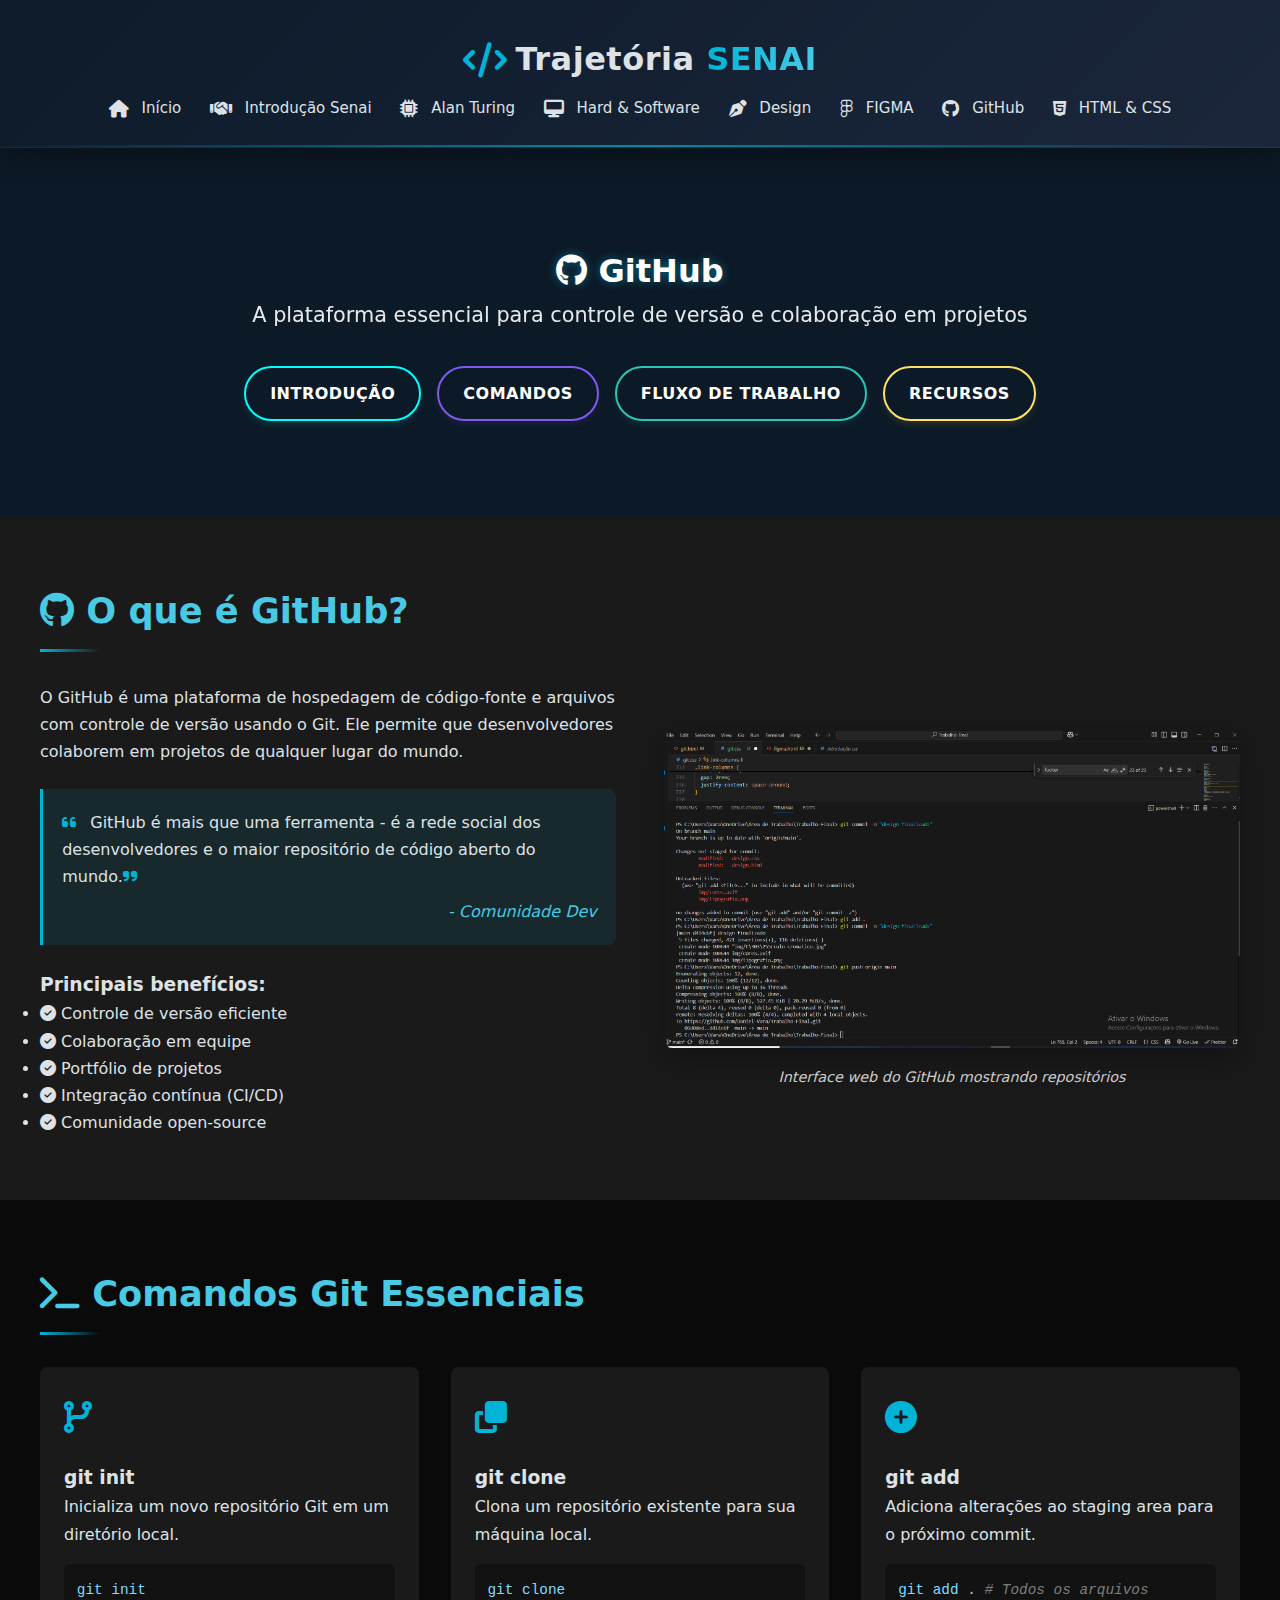
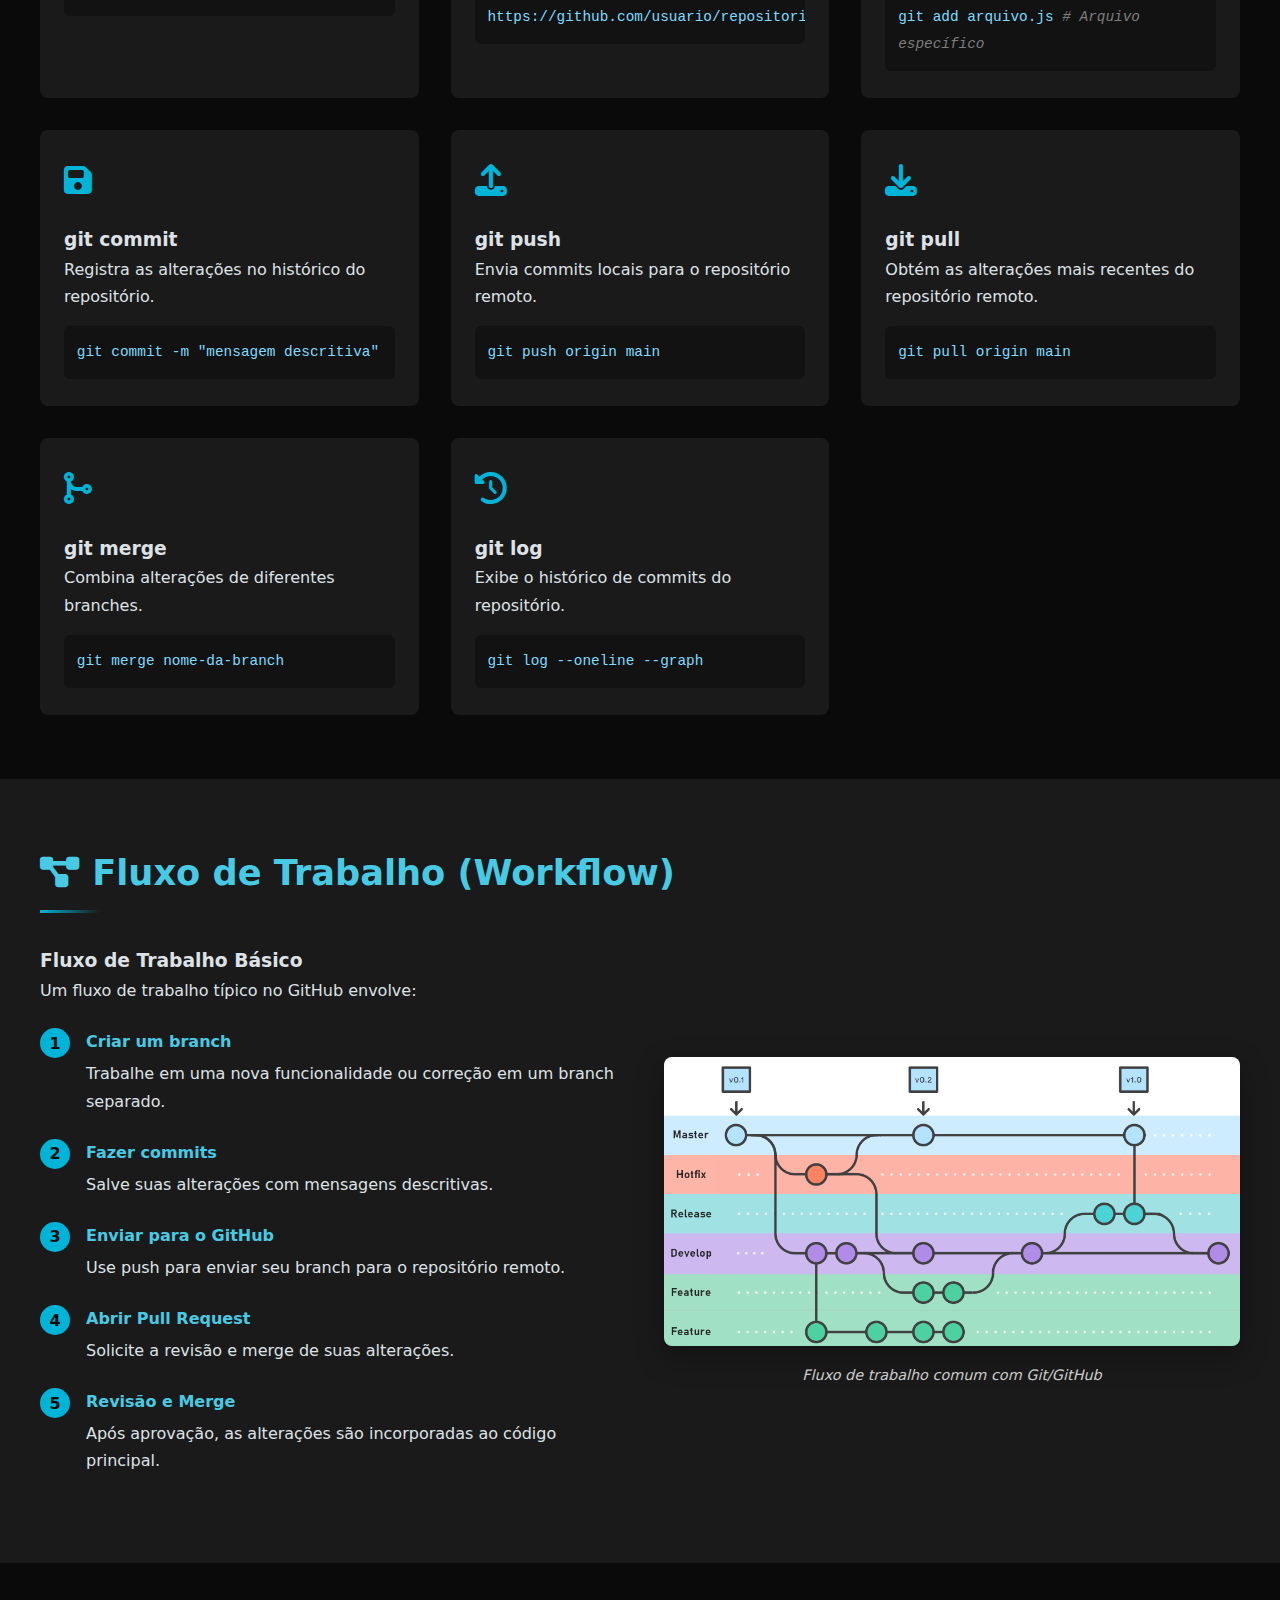
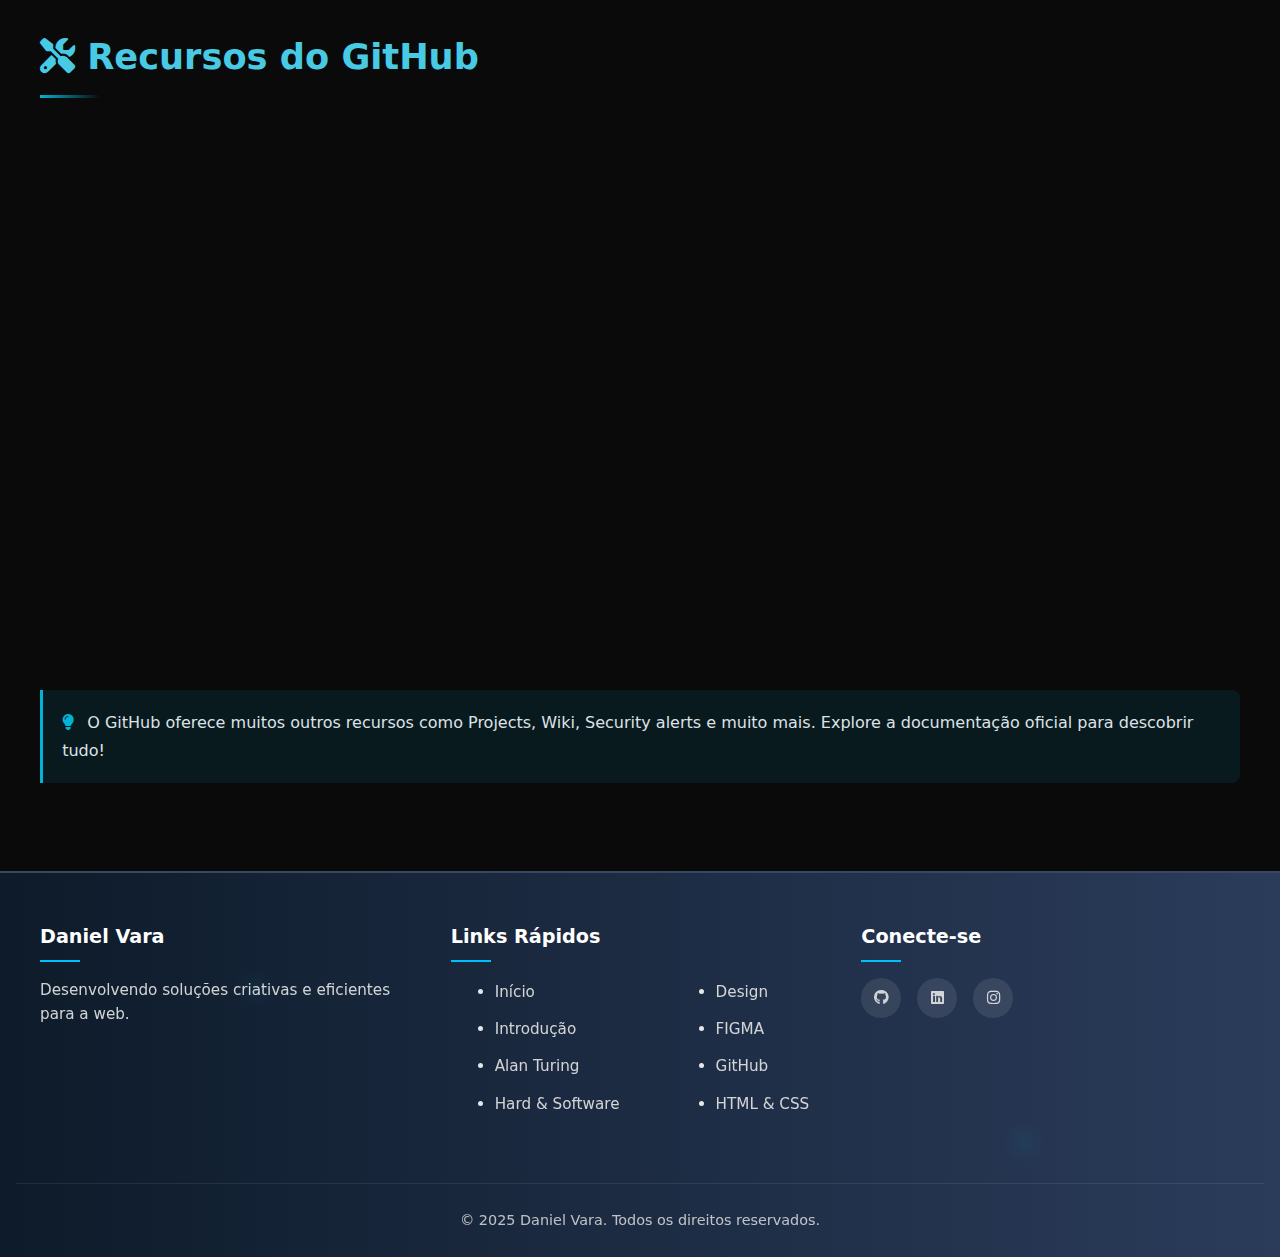
<file: git.html>
<!DOCTYPE html>
<html lang="pt-br">
<head>
  <meta charset="UTF-8">
  <meta name="viewport" content="width=device-width, initial-scale=1.0">
  <title>GitHub - Trajetória SENAI</title>
  <link rel="stylesheet" href="https://cdnjs.cloudflare.com/ajax/libs/font-awesome/6.5.0/css/all.min.css">
  <link rel="stylesheet" href="git.css">
</head>
<body>

  <header class="navbar">
    <div class="logo">
      <i class="fas fa-code"></i>
      <span>Trajetória <strong>SENAI</strong></span>
    </div>
    <nav class="nav-links">
      <a href="index.html"><i class="fas fa-home"></i> Início</a>
      <a href="introdução.html"><i class="fas fa-handshake"></i> Introdução Senai</a>
      <a href="alan.html"><i class="fas fa-microchip"></i> Alan Turing</a>
      <a href="ware.html"><i class="fas fa-desktop"></i> Hard & Software</a>
      <a href="design.html"><i class="fas fa-pen-nib"></i> Design</a>
      <a href="figma.html"><i class="fab fa-figma"></i> FIGMA</a>
      <a href="git.html" class="active"><i class="fab fa-github"></i>GitHub</a>
      <a href="HC.html"><i class="fab fa-html5"></i> HTML & CSS</a>
    </nav>
  </header>

  <section class="hero-section" style="background: linear-gradient(rgba(13, 27, 42, 0.9), rgba(13, 27, 42, 0.9)), url('https://images.unsplash.com/photo-1623479322729-28b25c16b011?q=80&w=2070&auto=format&fit=crop') center/cover;">
    <div class="container">
      <h1 class="glow-text"><i class="fab fa-github"></i> GitHub </h1>
      <p class="subtitle">A plataforma essencial para controle de versão e colaboração em projetos</p>
      <div class="hero-buttons">
        <a href="#introducao" class="btn-primary">Introdução</a>
        <a href="#comandos" class="btn-secondary">Comandos</a>
        <a href="#workflow" class="btn-tertiary">Fluxo de Trabalho</a>
        <a href="#recursos" class="btn-quarto">Recursos</a>
      </div>
    </div>
  </section>

  <section class="content-section" id="introducao">
    <div class="container">
      <div class="section-header">
        <h2><i class="fab fa-github"></i> O que é GitHub?</h2>
        <div class="timeline-marker"></div>
      </div>
      
      <div class="content-flex">
        <div class="text-side">
          <p>O GitHub é uma plataforma de hospedagem de código-fonte e arquivos com controle de versão usando o Git. Ele permite que desenvolvedores colaborem em projetos de qualquer lugar do mundo.</p>
          
          <div class="highlight-box">
            <p><i class="fas fa-quote-left"></i> GitHub é mais que uma ferramenta - é a rede social dos desenvolvedores e o maior repositório de código aberto do mundo.<i class="fas fa-quote-right"></i></p>
            <p class="quote-author">- Comunidade Dev</p>
          </div>
          
          <h3>Principais benefícios:</h3>
          <ul class="presentation-list">
            <li><i class="fas fa-check-circle"></i> Controle de versão eficiente</li>
            <li><i class="fas fa-check-circle"></i> Colaboração em equipe</li>
            <li><i class="fas fa-check-circle"></i> Portfólio de projetos</li>
            <li><i class="fas fa-check-circle"></i> Integração contínua (CI/CD)</li>
            <li><i class="fas fa-check-circle"></i> Comunidade open-source</li>
          </ul>
        </div>
        
        <div class="image-side">
          <img src="./img/Terminal GIT.png" alt="Interface do GitHub" class="content-image floating">
          <p class="image-caption">Interface web do GitHub mostrando repositórios</p>
        </div>
      </div>
    </div>
  </section>

  <section class="dark-section" id="comandos">
    <div class="container">
      <div class="section-header">
        <h2><i class="fas fa-terminal"></i> Comandos Git Essenciais</h2>
        <div class="timeline-marker"></div>
      </div>
      
      <div class="commands-grid">
        <div class="command-card">
          <div class="command-icon pulse">
            <i class="fas fa-code-branch"></i>
          </div>
          <h3>git init</h3>
          <p>Inicializa um novo repositório Git em um diretório local.</p>
          <div class="code-box">
            <code>git init</code>
          </div>
        </div>
        
        <div class="command-card">
          <div class="command-icon pulse">
            <i class="fas fa-clone"></i>
          </div>
          <h3>git clone</h3>
          <p>Clona um repositório existente para sua máquina local.</p>
          <div class="code-box">
            <code>git clone https://github.com/usuario/repositorio.git</code>
          </div>
        </div>
        
        <div class="command-card">
          <div class="command-icon pulse">
            <i class="fas fa-plus-circle"></i>
          </div>
          <h3>git add</h3>
          <p>Adiciona alterações ao staging area para o próximo commit.</p>
          <div class="code-box">
            <code>git add . <span class="comment"># Todos os arquivos</span></code><br>
            <code>git add arquivo.js <span class="comment"># Arquivo específico</span></code>
          </div>
        </div>
        
        <div class="command-card">
          <div class="command-icon pulse">
            <i class="fas fa-save"></i>
          </div>
          <h3>git commit</h3>
          <p>Registra as alterações no histórico do repositório.</p>
          <div class="code-box">
            <code>git commit -m "mensagem descritiva"</code>
          </div>
        </div>
        
        <div class="command-card">
          <div class="command-icon pulse">
            <i class="fas fa-upload"></i>
          </div>
          <h3>git push</h3>
          <p>Envia commits locais para o repositório remoto.</p>
          <div class="code-box">
            <code>git push origin main</code>
          </div>
        </div>
        
        <div class="command-card">
          <div class="command-icon pulse">
            <i class="fas fa-download"></i>
          </div>
          <h3>git pull</h3>
          <p>Obtém as alterações mais recentes do repositório remoto.</p>
          <div class="code-box">
            <code>git pull origin main</code>
          </div>
        </div>
        
        <div class="command-card">
          <div class="command-icon pulse">
            <i class="fas fa-code-merge"></i>
          </div>
          <h3>git merge</h3>
          <p>Combina alterações de diferentes branches.</p>
          <div class="code-box">
            <code>git merge nome-da-branch</code>
          </div>
        </div>
        
        <div class="command-card">
          <div class="command-icon pulse">
            <i class="fas fa-history"></i>
          </div>
          <h3>git log</h3>
          <p>Exibe o histórico de commits do repositório.</p>
          <div class="code-box">
            <code>git log --oneline --graph</code>
          </div>
        </div>
      </div>
    </div>
  </section>

  <section class="content-section" id="workflow">
    <div class="container">
      <div class="section-header">
        <h2><i class="fas fa-project-diagram"></i> Fluxo de Trabalho (Workflow)</h2>
        <div class="timeline-marker"></div>
      </div>
      
      <div class="content-flex reverse">
        <div class="image-side">
          <img src="./img/Modelo de Fluxo GitHub.png" alt="Git Workflow" class="content-image zoom-effect">
          <p class="image-caption">Fluxo de trabalho comum com Git/GitHub</p>
        </div>
        
        <div class="text-side">
          <h3>Fluxo de Trabalho Básico</h3>
          <p>Um fluxo de trabalho típico no GitHub envolve:</p>
          
          <div class="workflow-steps">
            <div class="step">
              <div class="step-number">1</div>
              <div class="step-content">
                <h4>Criar um branch</h4>
                <p>Trabalhe em uma nova funcionalidade ou correção em um branch separado.</p>
              </div>
            </div>
            
            <div class="step">
              <div class="step-number">2</div>
              <div class="step-content">
                <h4>Fazer commits</h4>
                <p>Salve suas alterações com mensagens descritivas.</p>
              </div>
            </div>
            
            <div class="step">
              <div class="step-number">3</div>
              <div class="step-content">
                <h4>Enviar para o GitHub</h4>
                <p>Use push para enviar seu branch para o repositório remoto.</p>
              </div>
            </div>
            
            <div class="step">
              <div class="step-number">4</div>
              <div class="step-content">
                <h4>Abrir Pull Request</h4>
                <p>Solicite a revisão e merge de suas alterações.</p>
              </div>
            </div>
            
            <div class="step">
              <div class="step-number">5</div>
              <div class="step-content">
                <h4>Revisão e Merge</h4>
                <p>Após aprovação, as alterações são incorporadas ao código principal.</p>
              </div>
            </div>
          </div>
        </div>
      </div>
    </div>
  </section>

  <section class="dark-section" id="recursos">
    <div class="container">
      <div class="section-header">
        <h2><i class="fas fa-tools"></i> Recursos do GitHub</h2>
        <div class="timeline-marker"></div>
      </div>
      
      <div class="resources-grid">
        <div class="resource-card slide-in">
          <div class="resource-icon">
            <i class="fas fa-code-branch"></i>
          </div>
          <h3>Branches</h3>
          <p>Linhas de desenvolvimento isoladas para trabalhar em features ou correções sem afetar o código principal.</p>
        </div>
        
        <div class="resource-card slide-in">
          <div class="resource-icon">
            <i class="fas fa-exchange-alt"></i>
          </div>
          <h3>Pull Requests</h3>
          <p>Solicitações para incorporar alterações de um branch em outro, com revisão de código.</p>
        </div>
        
        <div class="resource-card slide-in">
          <div class="resource-icon">
            <i class="fas fa-bug"></i>
          </div>
          <h3>Issues</h3>
          <p>Sistema de rastreamento de bugs, melhorias e tarefas do projeto.</p>
        </div>
        
        <div class="resource-card slide-in">
          <div class="resource-icon">
            <i class="fas fa-rocket"></i>
          </div>
          <h3>GitHub Actions</h3>
          <p>Automatize testes, builds e deploys com CI/CD integrado.</p>
        </div>
        
        <div class="resource-card slide-in">
          <div class="resource-icon">
            <i class="fas fa-laptop-code"></i>
          </div>
          <h3>GitHub Pages</h3>
          <p>Hospedagem gratuita para sites estáticos diretamente do repositório.</p>
        </div>
        
        <div class="resource-card slide-in">
          <div class="resource-icon">
            <i class="fas fa-users"></i>
          </div>
          <h3>Colaboração</h3>
          <p>Controle de acesso granular, revisão de código e discussões.</p>
        </div>
      </div>
      
      <div class="highlight-box" style="margin-top: 2rem;">
        <p><i class="fas fa-lightbulb"></i> O GitHub oferece muitos outros recursos como Projects, Wiki, Security alerts e muito mais. Explore a documentação oficial para descobrir tudo!</p>
      </div>
    </div>
  </section>

  <footer class="site-footer">
    <div class="footer-content">
      <div class="footer-section">
        <h3>Daniel Vara</h3>
        <p>Desenvolvendo soluções criativas e eficientes para a web.</p>
      </div>
      
      <div class="footer-section">
        <h3>Links Rápidos</h3>
        <div class="link-columns">
          <ul>
            <li><a href="index.html">Início</a></li>
            <li><a href="introdução.html">Introdução</a></li>
            <li><a href="alan.html">Alan Turing</a></li>
            <li><a href="ware.html">Hard & Software</a></li>
          </ul>
          <ul>
            <li><a href="design.html">Design</a></li>
            <li><a href="figma.html">FIGMA</a></li>
            <li><a href="git.html">GitHub</a></li>
            <li><a href="HC.html">HTML & CSS</a></li>
          </ul>
        </div>
      </div>
      
      <div class="footer-section">
        <h3>Conecte-se</h3>
        <div class="social-links">
          <a href="https://github.com/Daniel-Vara" target="_blank" class="social-icon"><i class="fab fa-github"></i></a>
          <a href="https://www.linkedin.com/in/daniel-vara-dos-santos-ribeiro-890403352/" target="_blank" class="social-icon"><i class="fab fa-linkedin"></i></a>
          <a href="https://www.instagram.com/daniielvsr/?next=%2F" target="_blank" class="social-icon"><i class="fab fa-instagram"></i></a>
        </div>
      </div>
    </div>
    
    <div class="footer-bottom">
      <p>&copy; 2025 Daniel Vara. Todos os direitos reservados.</p>
    </div>
  </footer>

</body>
</html>
</file>
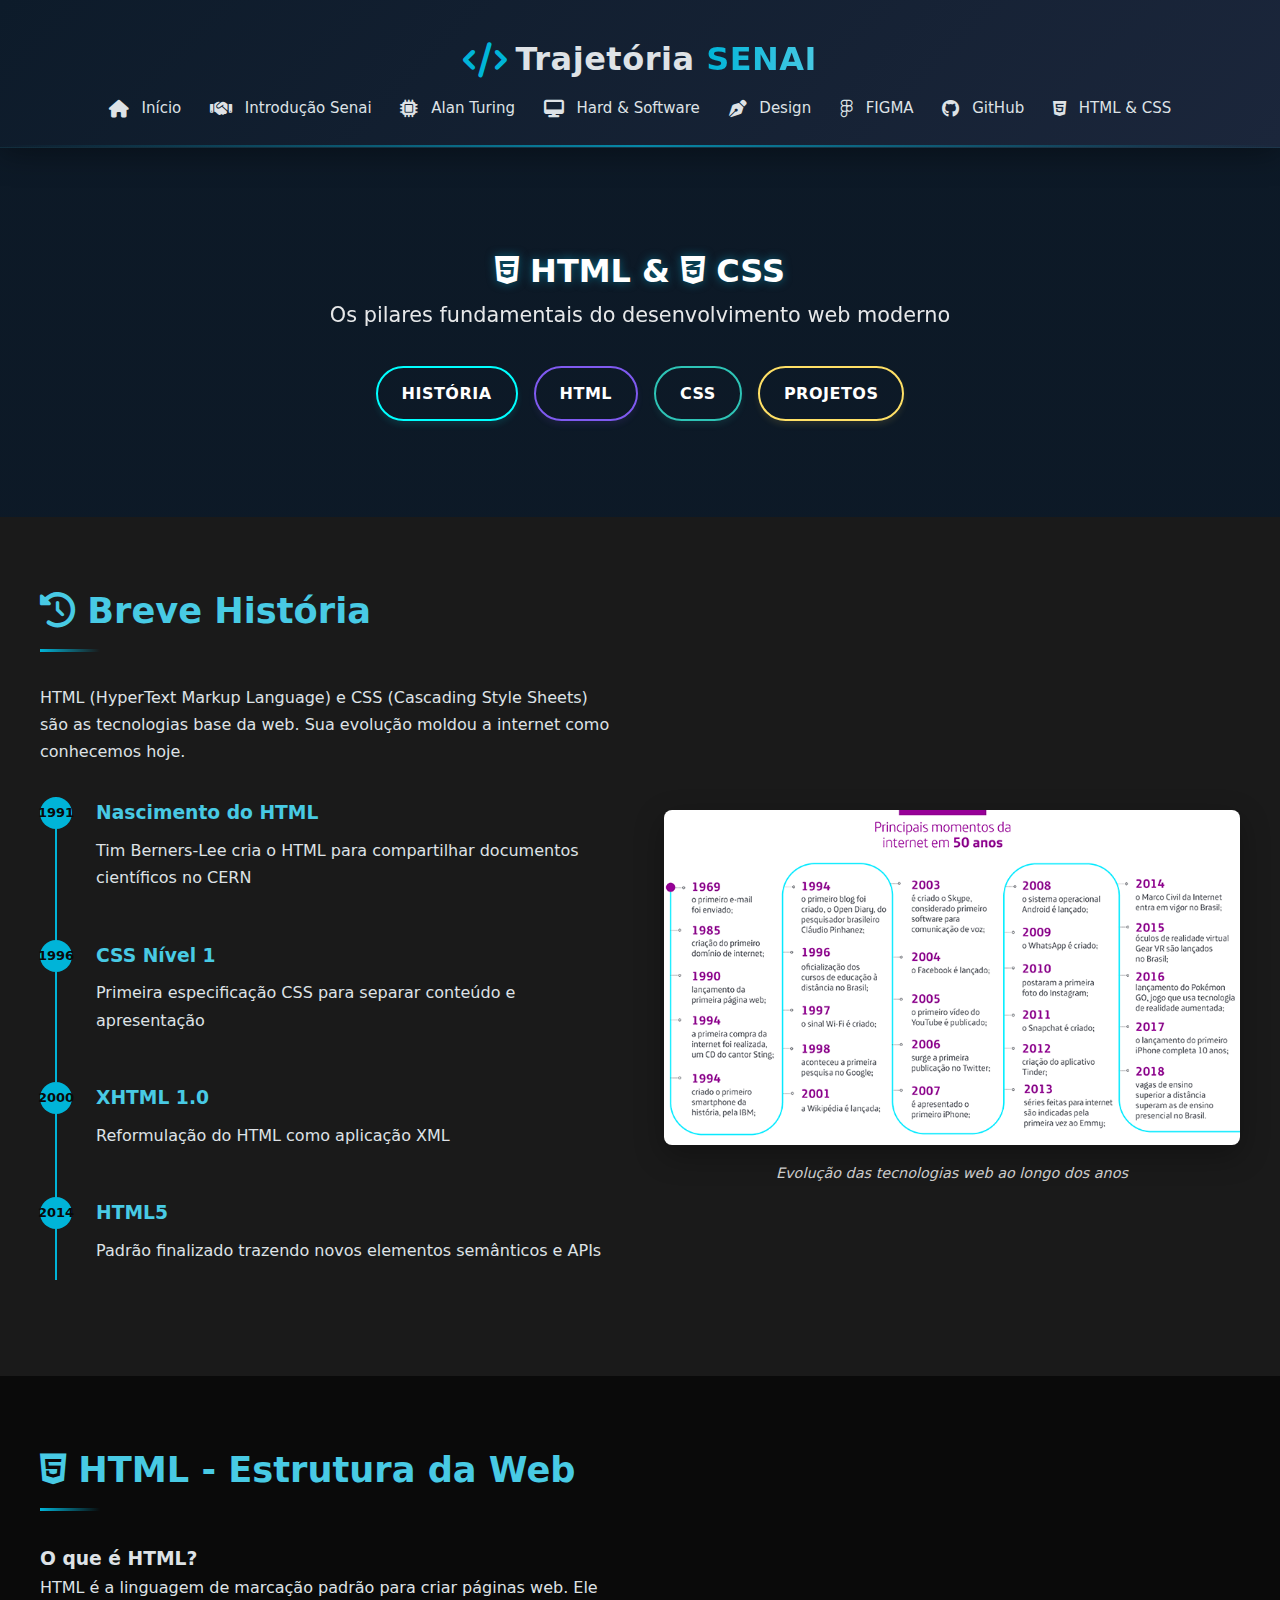
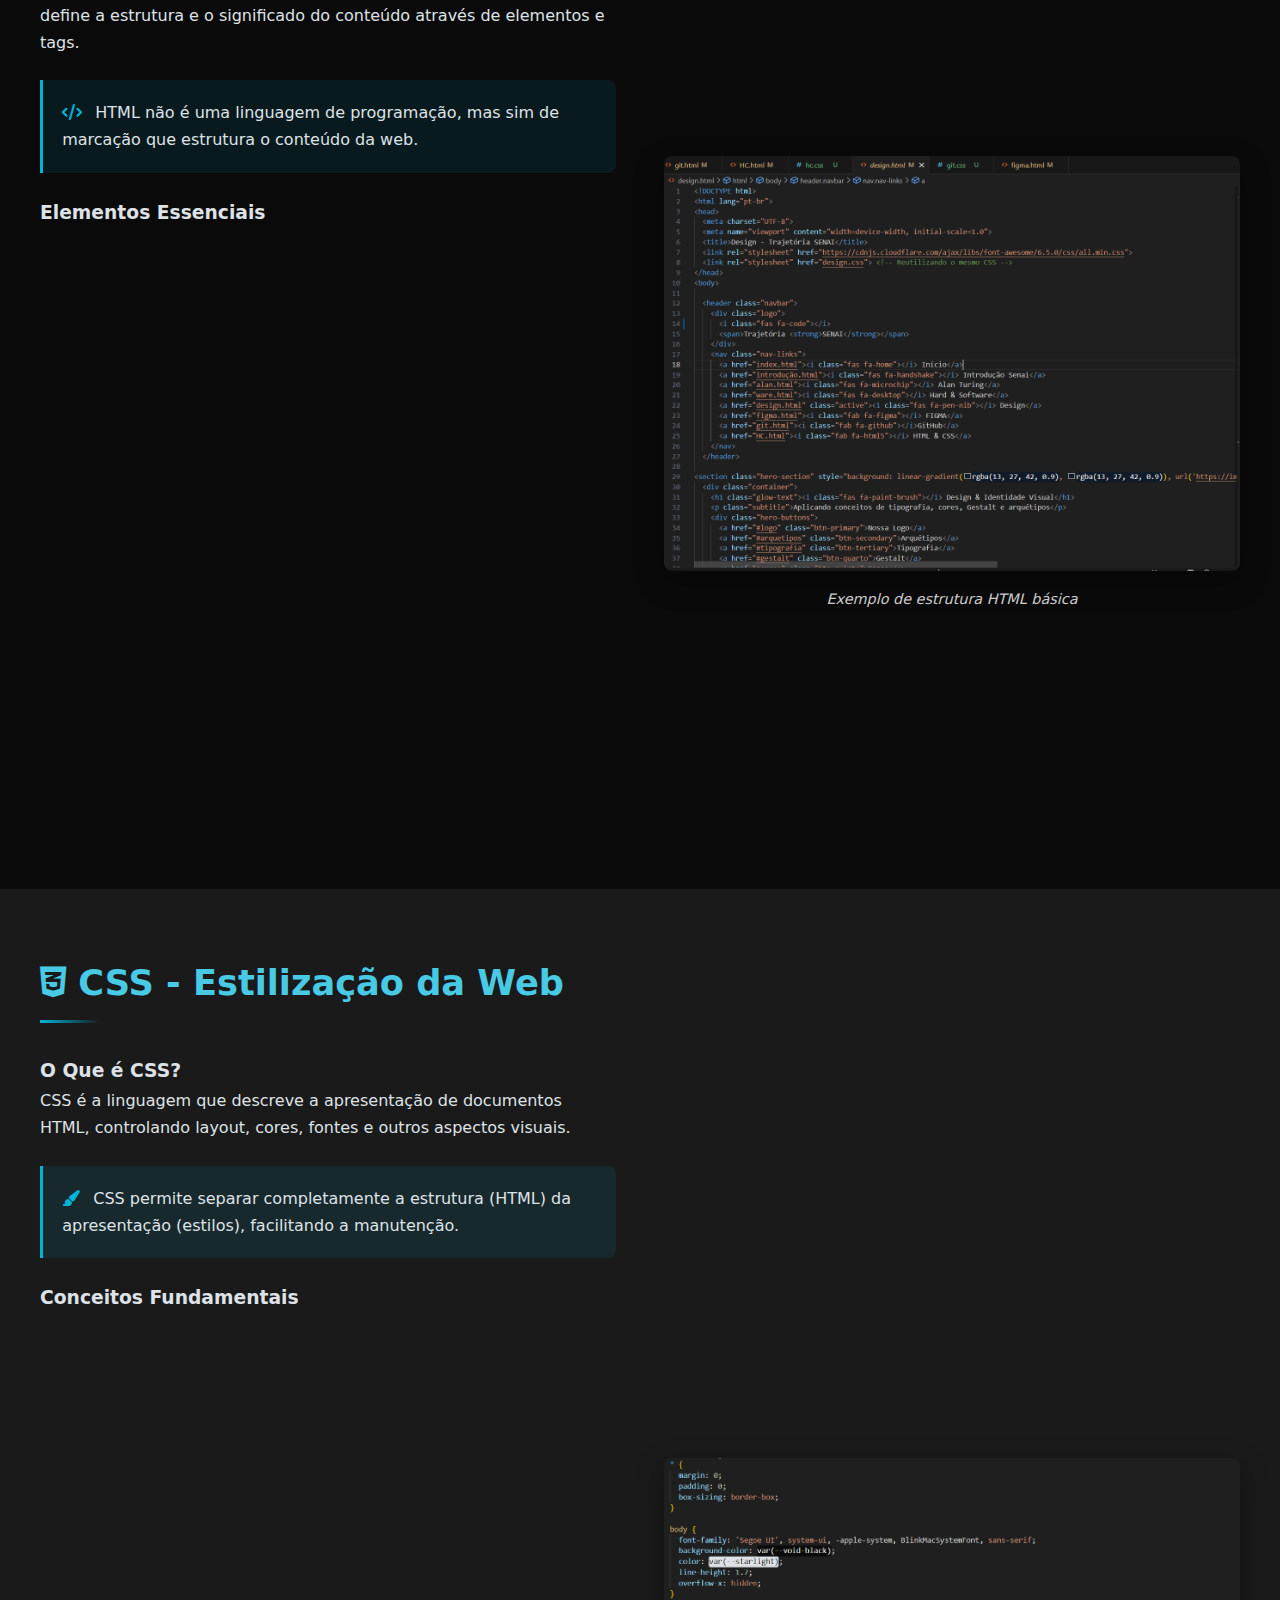
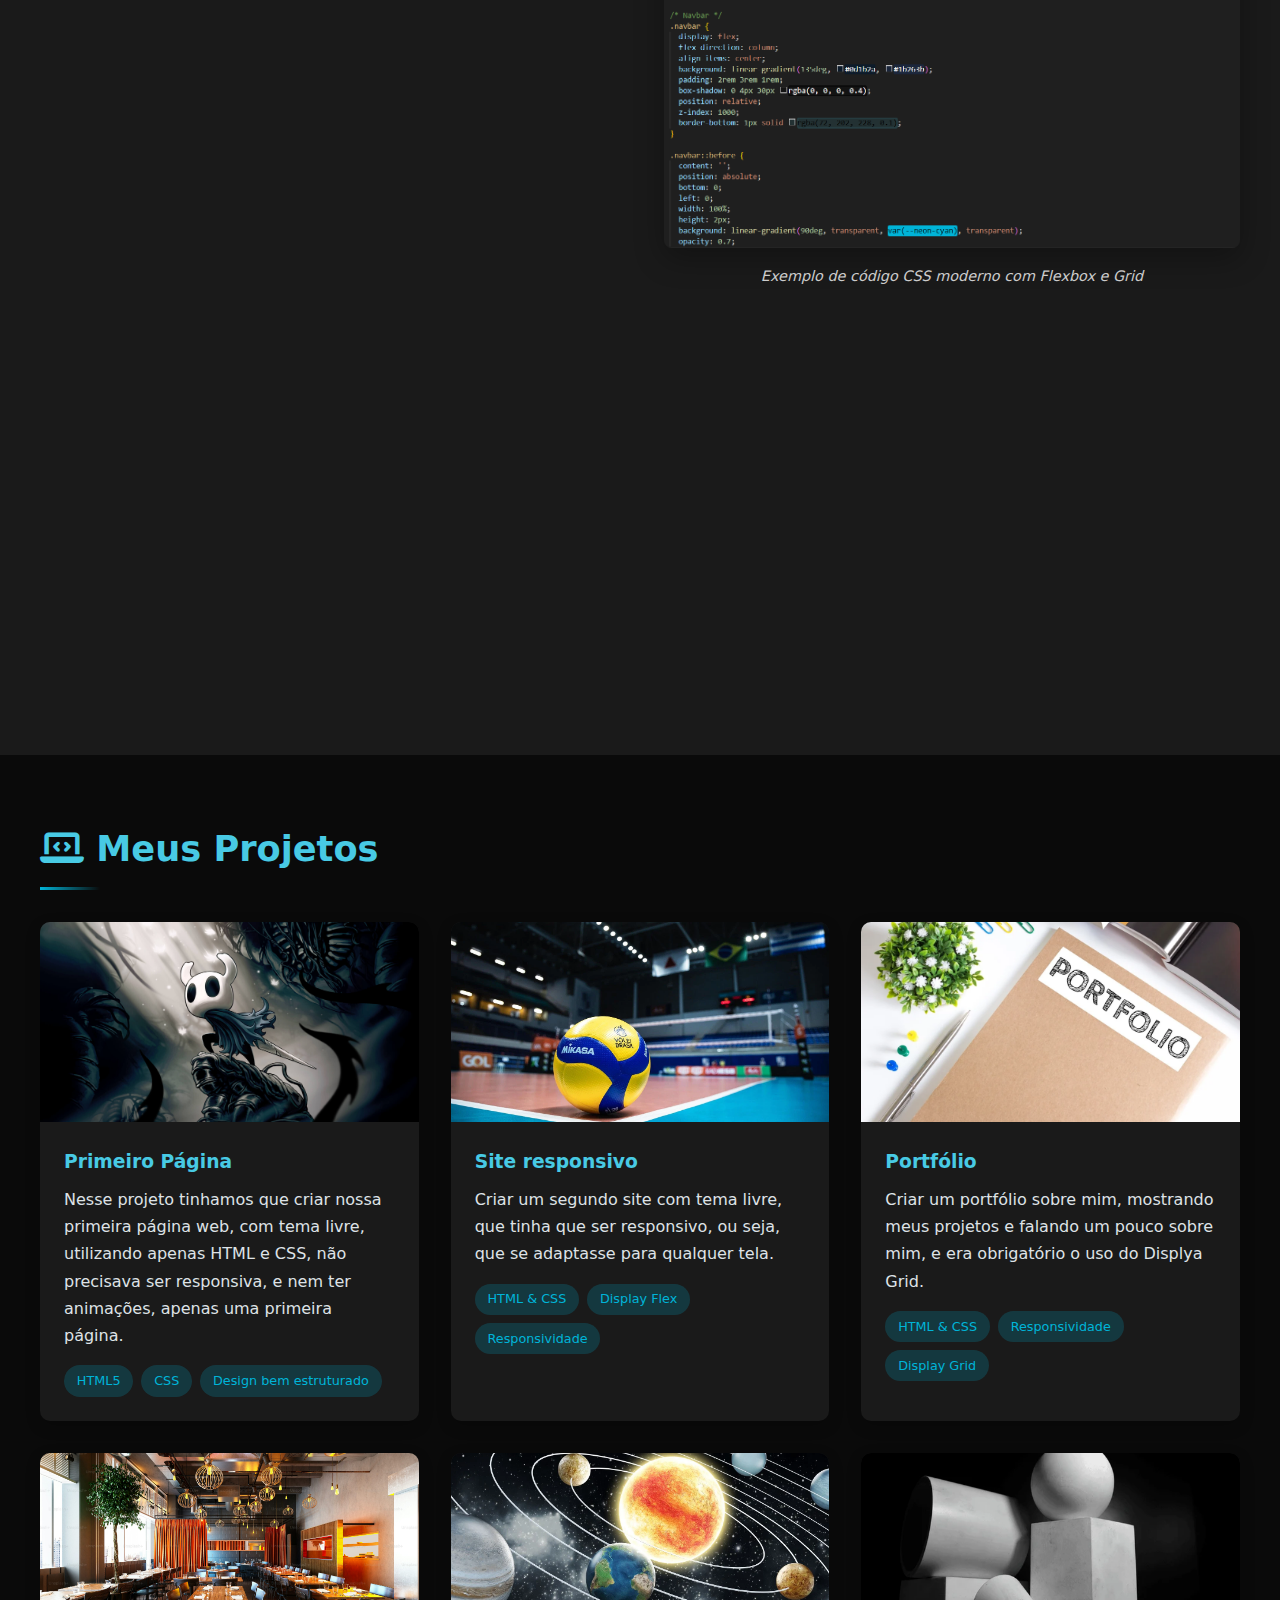
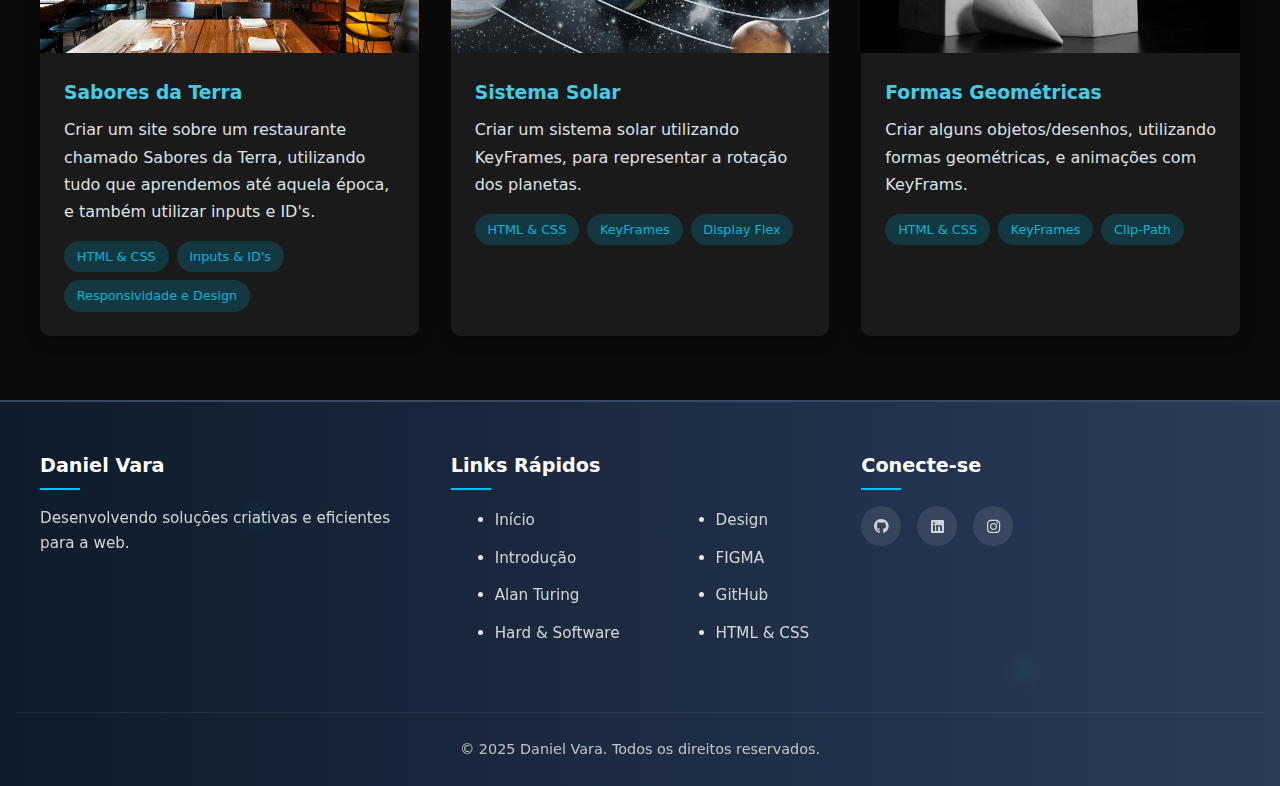
<file: HC.html>
<!DOCTYPE html>
<html lang="pt-br">
<head>
  <meta charset="UTF-8">
  <meta name="viewport" content="width=device-width, initial-scale=1.0">
  <title>HTML & CSS - Trajetória SENAI</title>
  <link rel="stylesheet" href="https://cdnjs.cloudflare.com/ajax/libs/font-awesome/6.5.0/css/all.min.css">
  <link rel="stylesheet" href="hc.css">
</head>
<body>

  <header class="navbar">
    <div class="logo">
      <i class="fas fa-code"></i>
      <span>Trajetória <strong>SENAI</strong></span>
    </div>
    <nav class="nav-links">
      <a href="index.html"><i class="fas fa-home"></i> Início</a>
      <a href="introdução.html"><i class="fas fa-handshake"></i> Introdução Senai</a>
      <a href="alan.html"><i class="fas fa-microchip"></i> Alan Turing</a>
      <a href="ware.html"><i class="fas fa-desktop"></i> Hard & Software</a>
      <a href="design.html"><i class="fas fa-pen-nib"></i> Design</a>
      <a href="figma.html"><i class="fab fa-figma"></i> FIGMA</a>
      <a href="git.html"><i class="fab fa-github"></i>GitHub</a>
      <a href="HC.html" class="active"><i class="fab fa-html5"></i> HTML & CSS</a>
    </nav>
  </header>

  <section class="hero-section" style="background: linear-gradient(rgba(13, 27, 42, 0.9), rgba(13, 27, 42, 0.9)), url('https://images.unsplash.com/photo-1547658719-da2b51169166?q=80&w=1964&auto=format&fit=crop') center/cover;">
    <div class="container">
      <h1 class="glow-text"><i class="fab fa-html5"></i> HTML & <i class="fab fa-css3-alt"></i> CSS</h1>
      <p class="subtitle">Os pilares fundamentais do desenvolvimento web moderno</p>
      <div class="hero-buttons">
        <a href="#historia" class="btn-primary">História</a>
        <a href="#html" class="btn-secondary">HTML</a>
        <a href="#css" class="btn-tertiary">CSS</a>
        <a href="#projetos" class="btn-quarto">Projetos</a>
      </div>
    </div>
  </section>

  <section class="content-section" id="historia">
    <div class="container">
      <div class="section-header">
        <h2><i class="fas fa-history"></i> Breve História</h2>
        <div class="timeline-marker"></div>
      </div>
      
      <div class="content-flex">
        <div class="text-side">
          <p>HTML (HyperText Markup Language) e CSS (Cascading Style Sheets) são as tecnologias base da web. Sua evolução moldou a internet como conhecemos hoje.</p>
          
          <div class="timeline">
            <div class="timeline-item">
              <div class="timeline-year">1991</div>
              <div class="timeline-content">
                <h3>Nascimento do HTML</h3>
                <p>Tim Berners-Lee cria o HTML para compartilhar documentos científicos no CERN</p>
              </div>
            </div>
            
            <div class="timeline-item">
              <div class="timeline-year">1996</div>
              <div class="timeline-content">
                <h3>CSS Nível 1</h3>
                <p>Primeira especificação CSS para separar conteúdo e apresentação</p>
              </div>
            </div>
            
            <div class="timeline-item">
              <div class="timeline-year">2000</div>
              <div class="timeline-content">
                <h3>XHTML 1.0</h3>
                <p>Reformulação do HTML como aplicação XML</p>
              </div>
            </div>
            
            <div class="timeline-item">
              <div class="timeline-year">2014</div>
              <div class="timeline-content">
                <h3>HTML5</h3>
                <p>Padrão finalizado trazendo novos elementos semânticos e APIs</p>
              </div>
            </div>
          </div>
        </div>
        
        <div class="image-side">
          <img src="./img/evolução.png" alt="Evolução da Web" class="content-image floating">
          <p class="image-caption">Evolução das tecnologias web ao longo dos anos</p>
        </div>
      </div>
    </div>
  </section>

  <section class="dark-section" id="html">
    <div class="container">
      <div class="section-header">
        <h2><i class="fab fa-html5"></i> HTML - Estrutura da Web</h2>
        <div class="timeline-marker"></div>
      </div>
      
      <div class="content-flex reverse">
        <div class="image-side">
          <img src="./img/código.png" alt="Código HTML" class="content-image zoom-effect">
          <p class="image-caption">Exemplo de estrutura HTML básica</p>
        </div>
        
        <div class="text-side">
          <h3>O que é HTML?</h3>
          <p>HTML é a linguagem de marcação padrão para criar páginas web. Ele define a estrutura e o significado do conteúdo através de elementos e tags.</p>
          
          <div class="highlight-box">
            <p><i class="fas fa-code"></i> HTML não é uma linguagem de programação, mas sim de marcação que estrutura o conteúdo da web.</p>
          </div>
          
          <h3>Elementos Essenciais</h3>
          <div class="code-grid">
            <div class="code-card slide-in">
              <h4>Estrutura Básica</h4>
              <div class="code-box">
                <code>&lt;!DOCTYPE html&gt;</code>
                <code>&lt;html&gt;</code>
                <code>&lt;head&gt;...&lt;/head&gt;</code>
                <code>&lt;body&gt;...&lt;/body&gt;</code>
                <code>&lt;/html&gt;</code>
              </div>
            </div>
            
            <div class="code-card slide-in">
              <h4>Cabeçalhos</h4>
              <div class="code-box">
                <code>&lt;h1&gt;Título&lt;/h1&gt;</code>
                <code>&lt;h2&gt;Subtítulo&lt;/h2&gt;</code>
                <code><span class="comment">&lt;!-- Até h6 --&gt;</span></code>
              </div>
            </div>
            
            <div class="code-card slide-in">
              <h4>Links</h4>
              <div class="code-box">
                <code>&lt;a href="url"&gt;Texto&lt;/a&gt;</code>
              </div>
            </div>
            
            <div class="code-card slide-in">
              <h4>Imagens</h4>
              <div class="code-box">
                <code>&lt;img src="imagem.jpg" alt="Texto"&gt;</code>
              </div>
            </div>
            
            <div class="code-card slide-in">
              <h4>Listas</h4>
              <div class="code-box">
                <code>&lt;ul&gt;</code>
                <code>  &lt;li&gt;Item&lt;/li&gt;</code>
                <code>&lt;/ul&gt;</code>
              </div>
            </div>
            
            <div class="code-card slide-in">
              <h4>Divisões</h4>
              <div class="code-box">
                <code>&lt;div class="classe"&gt;...&lt;/div&gt;</code>
              </div>
            </div>
          </div>
        </div>
      </div>
    </div>
  </section>

  <section class="content-section" id="css">
    <div class="container">
      <div class="section-header">
        <h2><i class="fab fa-css3-alt"></i> CSS - Estilização da Web</h2>
        <div class="timeline-marker"></div>
      </div>
      
      <div class="content-flex">
        <div class="text-side">
          <h3>O Que é CSS?</h3>
          <p>CSS é a linguagem que descreve a apresentação de documentos HTML, controlando layout, cores, fontes e outros aspectos visuais.</p>
          
          <div class="highlight-box">
            <p><i class="fas fa-paint-brush"></i> CSS permite separar completamente a estrutura (HTML) da apresentação (estilos), facilitando a manutenção.</p>
          </div>
          
          <h3>Conceitos Fundamentais</h3>
          <div class="concepts-grid">
            <div class="concept-card slide-in">
              <div class="concept-icon">
                <i class="fas fa-magic"></i>
              </div>
              <h4>Seletores</h4>
              <p>Padrões que selecionam elementos para estilização</p>
              <div class="code-box small">
                <code>p { } <span class="comment">/* Todos os parágrafos */</span></code>
                <code>.classe { } <span class="comment">/* Por classe */</span></code>
                <code>#id { } <span class="comment">/* Por ID */</span></code>
              </div>
            </div>
            
            <div class="concept-card slide-in">
              <div class="concept-icon">
                <i class="fas fa-box"></i>
              </div>
              <h4>Box Model</h4>
              <p>Modelo que define margem, borda, preenchimento e conteúdo</p>
              <div class="code-box small">
                <code>margin: 10px;</code>
                <code>padding: 20px;</code>
                <code>border: 1px solid;</code>
              </div>
            </div>
            
            <div class="concept-card slide-in">
              <div class="concept-icon">
                <i class="fas fa-arrows-alt"></i>
              </div>
              <h4>Flexbox</h4>
              <p>Modelo de layout unidimensional para design responsivo</p>
              <div class="code-box small">
                <code>display: flex;</code>
                <code>justify-content: center;</code>
                <code>align-items: center;</code>
              </div>
            </div>
            
            <div class="concept-card slide-in">
              <div class="concept-icon">
                <i class="fas fa-th"></i>
              </div>
              <h4>Grid</h4>
              <p>Sistema de layout bidimensional para designs complexos</p>
              <div class="code-box small">
                <code>display: grid;</code>
                <code>grid-template-columns: 1fr 1fr;</code>
              </div>
            </div>
            
            <div class="concept-card slide-in">
              <div class="concept-icon">
                <i class="fas fa-mobile-alt"></i>
              </div>
              <h4>Media Queries</h4>
              <p>Adapta o layout para diferentes tamanhos de tela</p>
              <div class="code-box small">
                <code>@media (max-width: 768px) { }</code>
              </div>
            </div>
            
            <div class="concept-card slide-in">
              <div class="concept-icon">
                <i class="fas fa-running"></i>
              </div>
              <h4>Animações</h4>
              <p>Cria transições e animações sem JavaScript</p>
              <div class="code-box small">
                <code>transition: all 0.3s;</code>
                <code>@keyframes anim { }</code>
              </div>
            </div>
          </div>
        </div>
        
        <div class="image-side">
          <img src="./img/css.png" alt="Código CSS" class="content-image floating">
          <p class="image-caption">Exemplo de código CSS moderno com Flexbox e Grid</p>
        </div>
      </div>
    </div>
  </section>

  <section class="dark-section" id="projetos">
    <div class="container">
      <div class="section-header">
        <h2><i class="fas fa-laptop-code"></i> Meus Projetos</h2>
        <div class="timeline-marker"></div>
      </div>
      
      <div class="projects-grid">
        <div class="project-card">
          <div class="project-image-container">
            <img src="./img/hollow.jpg" alt="Primeiro Site" class="project-image zoom-effect">
            <div class="project-overlay">
              <a href="https://daniel-vara.github.io/Hollow-Knight/" target="_blank" class="btn-secondary"><i class="fas fa-external-link-alt"></i> Ver Projeto</a>
            </div>
          </div>
          <div class="project-info">
            <h3>Primeiro Página</h3>
            <p>Nesse projeto tinhamos que criar nossa primeira página web, com tema livre, utilizando apenas HTML e CSS, não precisava ser responsiva, e nem ter animações, apenas uma primeira página.</p>
            <div class="project-tech">
              <span class="tech-tag">HTML5</span>
              <span class="tech-tag">CSS </span>
              <span class="tech-tag">Design bem estruturado</span>
            </div>
          </div>
        </div>
        
        <div class="project-card">
          <div class="project-image-container">
            <img src="./img/volei.webp" alt="Site sobre volley-responsivo" class="project-image zoom-effect">
            <div class="project-overlay">
              <a href="https://daniel-vara.github.io/Volley/" target="_blank" class="btn-secondary"><i class="fas fa-external-link-alt"></i> Ver Projeto</a>
            </div>
          </div>
          <div class="project-info">
            <h3>Site responsivo</h3>
            <p>Criar um segundo site com tema livre, que tinha que ser responsivo, ou seja, que se adaptasse para qualquer tela.</p>
            <div class="project-tech">
              <span class="tech-tag">HTML & CSS</span>
              <span class="tech-tag">Display Flex</span>
              <span class="tech-tag">Responsividade</span>
            </div>
          </div>
        </div>
        
        <div class="project-card">
          <div class="project-image-container">
            <img src="./img/portfolio.webp" alt="Portifólio com Display Grid" class="project-image zoom-effect">
            <div class="project-overlay">
              <a href="https://daniel-vara.github.io/Portif-lio/" target="_blank" class="btn-secondary"><i class="fas fa-external-link-alt"></i> Ver Projeto</a>
            </div>
          </div>
          <div class="project-info">
            <h3>Portfólio</h3>
            <p>Criar um portfólio sobre mim, mostrando meus projetos e falando um pouco sobre mim, e era obrigatório o uso do Displya Grid.</p>
            <div class="project-tech">
              <span class="tech-tag">HTML & CSS</span>
              <span class="tech-tag">Responsividade</span>
              <span class="tech-tag">Display Grid</span>
            </div>
          </div>
        </div>
        
        <div class="project-card">
          <div class="project-image-container">
            <img src="./img/restaurante.jpeg" alt="Site de um restaurante" class="project-image zoom-effect">
            <div class="project-overlay">
              <a href="https://daniel-vara.github.io/Sabores-da-Terra/" target="_blank" class="btn-secondary"><i class="fas fa-external-link-alt"></i> Ver Projeto</a>
            </div>
          </div>
          <div class="project-info">
            <h3>Sabores da Terra</h3>
            <p>Criar um site sobre um restaurante chamado Sabores da Terra, utilizando tudo que aprendemos até aquela época, e também utilizar inputs e ID's.</p>
            <div class="project-tech">
              <span class="tech-tag">HTML & CSS</span>
              <span class="tech-tag">Inputs & ID's</span>
              <span class="tech-tag">Responsividade e Design</span>
            </div>
          </div>
        </div>
        
        <div class="project-card">
          <div class="project-image-container">
            <img src="./img/sistema.webp" alt="Sistema Solar" class="project-image zoom-effect">
            <div class="project-overlay">
              <a href="https://daniel-vara.github.io/Sistema-Solar/" target="_blank" class="btn-secondary"><i class="fas fa-external-link-alt"></i> Ver Projeto</a>
            </div>
          </div>
          <div class="project-info">
            <h3>Sistema Solar</h3>
            <p>Criar um sistema solar utilizando KeyFrames, para representar a rotação dos planetas.</p>
            <div class="project-tech">
              <span class="tech-tag">HTML & CSS</span>
              <span class="tech-tag">KeyFrames</span>
              <span class="tech-tag">Display Flex</span>
            </div>
          </div>
        </div>
        
        <div class="project-card">
          <div class="project-image-container">
            <img src="./img/formas.webp" alt="Formas Geométricas" class="project-image zoom-effect">
            <div class="project-overlay">
              <a href="https://daniel-vara.github.io/Formass/" target="_blank" class="btn-secondary"><i class="fas fa-external-link-alt"></i> Ver Projeto</a>
            </div>
          </div>
          <div class="project-info">
            <h3>Formas Geométricas</h3>
            <p>Criar alguns objetos/desenhos, utilizando formas geométricas, e animações com KeyFrams.</p>
            <div class="project-tech">
              <span class="tech-tag">HTML & CSS</span>
              <span class="tech-tag">KeyFrames</span>
              <span class="tech-tag">Clip-Path</span>
            
            </div>
          </div>
        </div>
      </div>
    </div>
  </section>

 <footer class="site-footer">
  <div class="footer-content">
    <div class="footer-section">
      <h3>Daniel Vara</h3>
      <p>Desenvolvendo soluções criativas e eficientes para a web.</p>
    </div>
    
    <div class="footer-section">
      <h3>Links Rápidos</h3>
      <div class="link-columns">

        <ul>
        <li><a href="index.html">Início</a></li>
        <li><a href="introdução.html">Introdução</a></li>
        <li><a href="alan.html">Alan Turing</a></li>
        <li><a href="ware.html">Hard & Software</a></li>
    </ul>
      <ul>
        <li><a href="design.html">Design</a></li>
        <li><a href="figma.html">FIGMA</a></li>
        <li><a href="git.html">GitHub</a></li>
        <li><a href="HC.html">HTML & CSS</a></li>
      </ul>
      </div>
      
    </div>
    
    <div class="footer-section">
      <h3>Conecte-se</h3>
      <div class="social-links">
        <a href="https://github.com/Daniel-Vara" target="_blank" class="social-icon"><i class="fab fa-github"></i></a>
        <a href="https://www.linkedin.com/in/daniel-vara-dos-santos-ribeiro-890403352/" target="_blank" class="social-icon"><i class="fab fa-linkedin"></i></a>
        <a href="https://www.instagram.com/daniielvsr/?next=%2F" target="_blank" class="social-icon"><i class="fab fa-instagram"></i></a>
      </div>
    </div>
  </div>
  
  <div class="footer-bottom">
    <p>&copy; 2025 Daniel Vara. Todos os direitos reservados.</p>
  </div>
</footer>

</body>
</html>
</file>
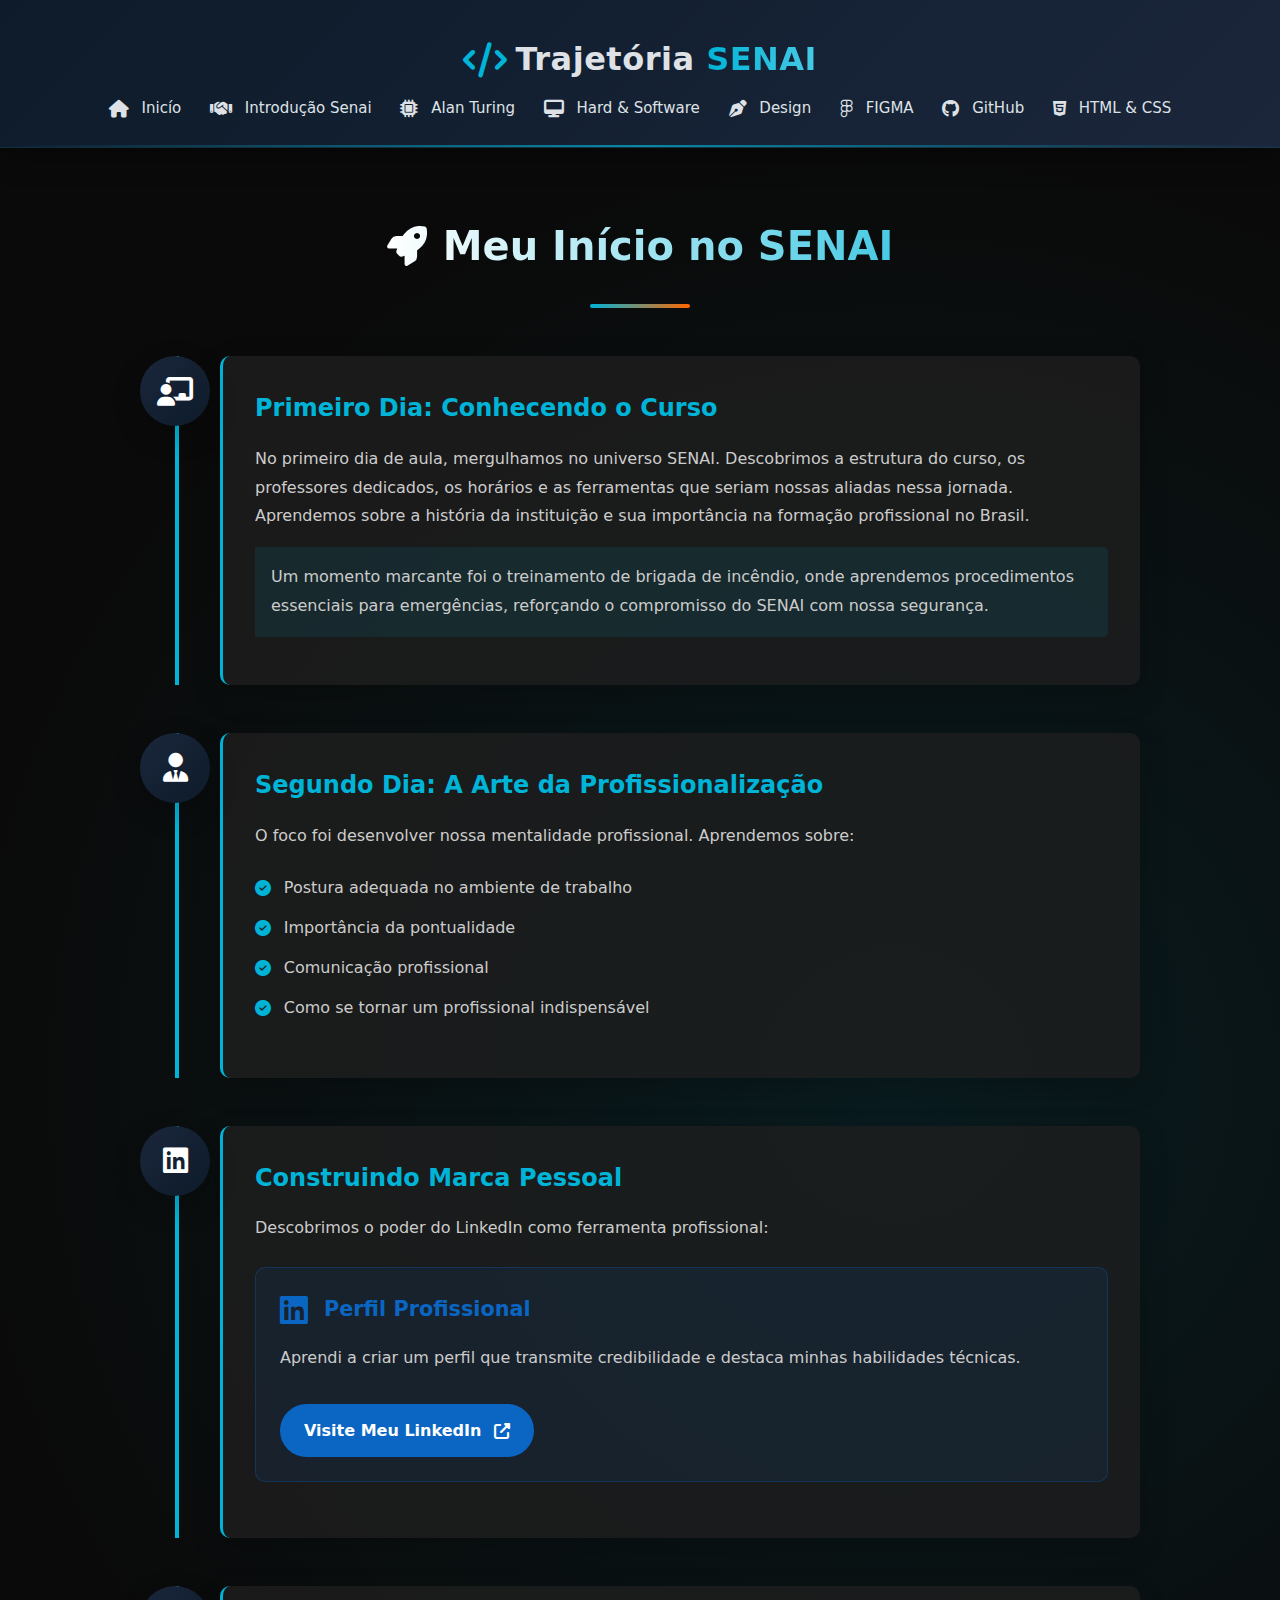
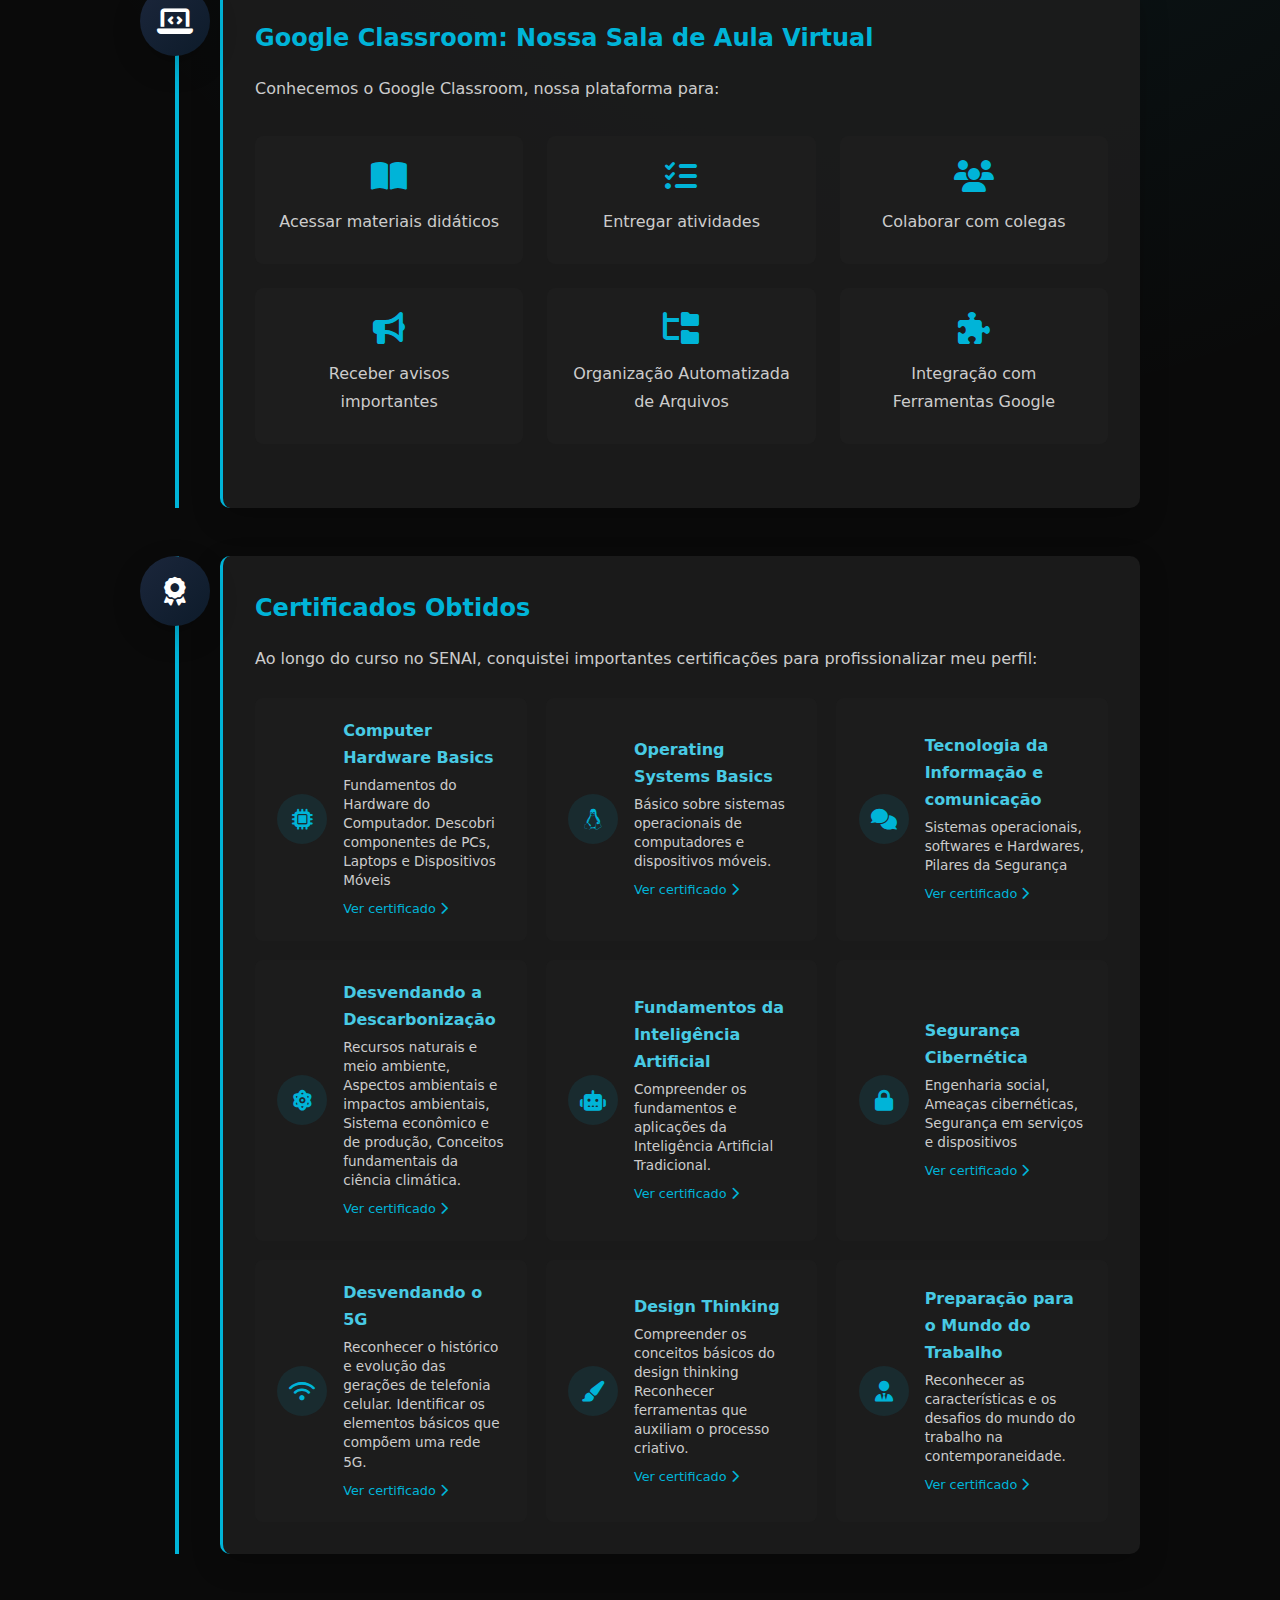
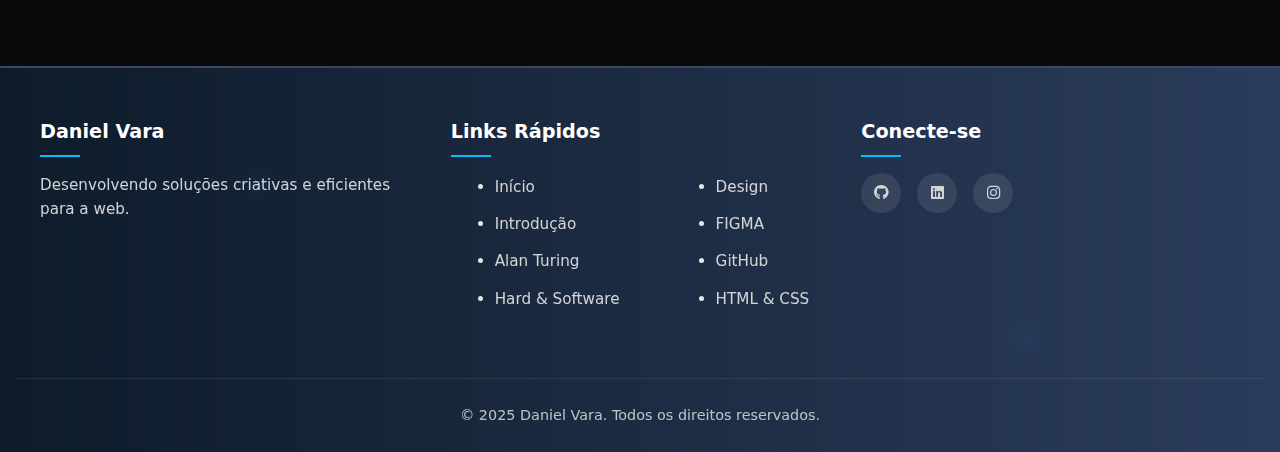
<file: introdução.html>
<!DOCTYPE html>
<html lang="pt-br">
<head>
    <meta charset="UTF-8">
    <meta name="viewport" content="width=device-width, initial-scale=1.0">
    <title>Introdução</title>
      <link rel="stylesheet" href="https://cdnjs.cloudflare.com/ajax/libs/font-awesome/6.5.0/css/all.min.css" />
    <link rel="stylesheet" href="introdução.css">
</head>
<body>

      <header class="navbar">
    <div class="logo">
      <i class="fas fa-code"></i>
      <span>Trajetória <strong>SENAI</strong></span>
    </div>
    <nav class="nav-links">
        <a href="index.html"><i class="fas fa-home"></i>Inicío</a>
      <a href="introdução.html"><i class="fas fa-handshake"></i> Introdução Senai</a>
      <a href="alan.html"><i class="fas fa-microchip"></i> Alan Turing</a>
      <a href="ware.html"><i class="fas fa-desktop"></i> Hard & Software</a>
      <a href="design.html"><i class="fas fa-pen-nib"></i> Design</a>
      <a href="figma.html"><i class="fab fa-figma"></i> FIGMA</a>
      <a href="git.html"><i class="fab fa-github"></i>GitHub</a>
      <a href="HC.html"><i class="fab fa-html5"></i> HTML & CSS</a>
    </nav>
  </header>

    <section class="journey-start">
    <div class="container">
      <div class="section-header">
        <h1 id="introducao" class="glow-text">
          <i class="fas fa-rocket"></i> Meu Início no SENAI
        </h1>
        <div class="timeline-marker"></div>
      </div>

      <div class="timeline-item">
        <div class="timeline-icon">
          <i class="fas fa-chalkboard-teacher"></i>
        </div>
        <div class="timeline-content">
          <h3>Primeiro Dia: Conhecendo o Curso</h3>
          <p>No primeiro dia de aula, mergulhamos no universo SENAI. Descobrimos a estrutura do curso, os professores dedicados, os horários e as ferramentas que seriam nossas aliadas nessa jornada. Aprendemos sobre a história da instituição e sua importância na formação profissional no Brasil.</p>
          <p class="highlight">Um momento marcante foi o treinamento de brigada de incêndio, onde aprendemos procedimentos essenciais para emergências, reforçando o compromisso do SENAI com nossa segurança.</p>
        </div>
      </div>

      <div class="timeline-item">
        <div class="timeline-icon">
          <i class="fas fa-user-tie"></i>
        </div>
        <div class="timeline-content">
          <h3>Segundo Dia: A Arte da Profissionalização</h3>
          <p>O foco foi desenvolver nossa mentalidade profissional. Aprendemos sobre:</p>
          <ul class="professional-tips">
            <li><i class="fas fa-check-circle"></i> Postura adequada no ambiente de trabalho</li>
            <li><i class="fas fa-check-circle"></i> Importância da pontualidade</li>
            <li><i class="fas fa-check-circle"></i> Comunicação profissional</li>
            <li><i class="fas fa-check-circle"></i> Como se tornar um profissional indispensável</li>
          </ul>
        </div>
      </div>

      <div class="timeline-item">
        <div class="timeline-icon">
          <i class="fab fa-linkedin"></i>
        </div>
        <div class="timeline-content">
          <h3>Construindo Marca Pessoal</h3>
          <p>Descobrimos o poder do LinkedIn como ferramenta profissional:</p>
          <div class="linkedin-card">
            <div class="linkedin-header">
              <i class="fab fa-linkedin"></i>
              <h4>Perfil Profissional</h4>
            </div>
            <p>Aprendi a criar um perfil que transmite credibilidade e destaca minhas habilidades técnicas.</p>
            <a href="https://www.linkedin.com/in/daniel-vara-dos-santos-ribeiro-890403352/" class="linkedin-btn" target="_blank">
              Visite Meu LinkedIn <i class="fas fa-external-link-alt"></i>
            </a>
          </div>
        </div>
      </div>
   <div class="timeline-item">
        <div class="timeline-icon">
          <i class="fas fa-laptop-code"></i>
        </div>
        <div class="timeline-content">
          <h3>Google Classroom: Nossa Sala de Aula Virtual</h3>
          <p>Conhecemos o Google Classroom, nossa plataforma para:</p>
          <div class="features-grid">
            <div class="feature">
              <i class="fas fa-book-open"></i>
              <p>Acessar materiais didáticos</p>
            </div>
            <div class="feature">
              <i class="fas fa-tasks"></i>
              <p>Entregar atividades</p>
            </div>
            <div class="feature">
              <i class="fas fa-users"></i>
              <p>Colaborar com colegas</p>
            </div>
            <div class="feature">
              <i class="fas fa-bullhorn"></i>
              <p>Receber avisos importantes</p>
            </div>
              <div class="feature">
              <i class="fas fa-folder-tree"></i>
              <p>Organização Automatizada de Arquivos</p>
            </div>
              <div class="feature">
              <i class="fas fa-puzzle-piece"></i>
              <p>Integração com Ferramentas Google</p>
            </div>
          </div>
        </div>

      
  </div>
    <div class="timeline-item">
  <div class="timeline-icon">
    <i class="fas fa-award"></i>
  </div>
  <div class="timeline-content">
    <h3>Certificados Obtidos</h3>
    <p>Ao longo do curso no SENAI, conquistei importantes certificações para profissionalizar meu perfil:</p>
    
    <div class="certificates-grid">
      <!-- Certificado 1 -->
      <a href="https://www.credly.com/badges/17f44480-85ec-4228-a100-7939b8132c82" target="_blank" class="certificate-card">
        <div class="certificate-icon">
          <i class="fas fa-microchip"></i>
        </div>
        <div class="certificate-details">
          <h4>Computer Hardware Basics</h4>
          <p>Fundamentos do Hardware do Computador. Descobri componentes de PCs, Laptops e Dispositivos Móveis  </p>
          <span class="view-link">Ver certificado <i class="fas fa-chevron-right"></i></span>
        </div>
      </a>
      
      <!-- Certificado 2 -->
      <a href="https://www.credly.com/badges/c6a0048f-00ce-45fe-9c02-420cadf17bba" target="_blank" class="certificate-card">
        <div class="certificate-icon">
          <i class="fab fa-linux"></i>
        </div>
        <div class="certificate-details">
          <h4>Operating Systems Basics</h4>
          <p>Básico sobre sistemas operacionais de computadores e dispositivos móveis.</p>
          <span class="view-link">Ver certificado <i class="fas fa-chevron-right"></i></span>
        </div>
      </a>
      
      <!-- Certificado 3 -->
      <a href="./img/informação.pdf" target="_blank" class="certificate-card">
        <div class="certificate-icon">
          <i class="fas fa-comments"></i>
        </div>
        <div class="certificate-details">
          <h4>Tecnologia da Informação e comunicação</h4>
          <p>Sistemas operacionais, softwares e Hardwares, Pilares da Segurança</p>
          <span class="view-link">Ver certificado <i class="fas fa-chevron-right"></i></span>
        </div>
      </a>
      
      <!-- Certificado 4 -->
      <a href="./img/carbonização.pdf" target="_blank" class="certificate-card">
        <div class="certificate-icon">
          <i class="fas fa-atom"></i>
        </div>
        <div class="certificate-details">
          <h4>Desvendando a Descarbonização</h4>
          <p>Recursos naturais e meio ambiente, Aspectos ambientais e impactos ambientais, Sistema econômico e de produção, Conceitos fundamentais da ciência climática.</p>
          <span class="view-link">Ver certificado <i class="fas fa-chevron-right"></i></span>
        </div>
      </a>

         <!-- Certificado 5 -->
       <a href="./img/IA.pdf" target="_blank" class="certificate-card">
        <div class="certificate-icon">
          <i class="fas fa-robot"></i>
        </div>
        <div class="certificate-details">
          <h4>Fundamentos da Inteligência Artificial</h4>
          <p>Compreender os fundamentos e aplicações da Inteligência Artificial Tradicional.</p>
          <span class="view-link">Ver certificado <i class="fas fa-chevron-right"></i></span>
        </div>
      </a>

         <!-- Certificado 6 -->
       <a href="./img/segurança.pdf" target="_blank" class="certificate-card">
        <div class="certificate-icon">
          <i class="fas fa-lock"></i>
        </div>
        <div class="certificate-details">
          <h4>Segurança Cibernética</h4>
          <p>Engenharia social,  Ameaças cibernéticas, Segurança em serviços e dispositivos</p>
          <span class="view-link">Ver certificado <i class="fas fa-chevron-right"></i></span>
        </div>
      </a>

         <!-- Certificado 7 -->
       <a href="./img/5g.pdf" target="_blank" class="certificate-card">
        <div class="certificate-icon">
          <i class="fas fa-wifi"></i>
        </div>
        <div class="certificate-details">
          <h4>Desvendando o 5G</h4>
          <p>Reconhecer o histórico e evolução das gerações de telefonia celular.
Identificar os elementos básicos que compõem uma rede 5G.
</p>
          <span class="view-link">Ver certificado <i class="fas fa-chevron-right"></i></span>
        </div>
      </a>

         <!-- Certificado 8 -->
                 <a href="./img/Design.pdf" target="_blank" class="certificate-card">
        <div class="certificate-icon">
          <i class="fas fa-paint-brush"></i>
        </div>
        <div class="certificate-details">
          <h4>Design Thinking</h4>
          <p>Compreender os conceitos básicos do design thinking
Reconhecer ferramentas que auxiliam o processo criativo.</p>
          <span class="view-link">Ver certificado <i class="fas fa-chevron-right"></i></span>
        </div>
      </a>

         <!-- Certificado 9 -->
       <a href="./img/trabalho.pdf" target="_blank" class="certificate-card">
        <div class="certificate-icon">
          <i class="fas fa-user-tie"></i>
        </div>
        <div class="certificate-details">
          <h4>Preparação para o Mundo do Trabalho</h4>
          <p>Reconhecer as características e os desafios do mundo do trabalho na
contemporaneidade.</p>
          <span class="view-link">Ver certificado <i class="fas fa-chevron-right"></i></span>
        </div>
      </a>

      
    </div>
</div>
      </div>
    </div>
  </section>


<footer class="site-footer">
  <div class="footer-content">
    <div class="footer-section">
      <h3>Daniel Vara</h3>
      <p>Desenvolvendo soluções criativas e eficientes para a web.</p>
    </div>
    
    <div class="footer-section">
      <h3>Links Rápidos</h3>
      <div class="link-columns">

        <ul>
        <li><a href="index.html">Início</a></li>
        <li><a href="introdução.html">Introdução</a></li>
        <li><a href="alan.html">Alan Turing</a></li>
        <li><a href="ware.html">Hard & Software</a></li>
    </ul>
      <ul>
        <li><a href="design.html">Design</a></li>
        <li><a href="figma.html">FIGMA</a></li>
        <li><a href="git.html">GitHub</a></li>
        <li><a href="HC.html">HTML & CSS</a></li>
      </ul>
      </div>
      
    </div>
    
    <div class="footer-section">
      <h3>Conecte-se</h3>
      <div class="social-links">
        <a href="https://github.com/Daniel-Vara" target="_blank" class="social-icon"><i class="fab fa-github"></i></a>
        <a href="https://www.linkedin.com/in/daniel-vara-dos-santos-ribeiro-890403352/" target="_blank" class="social-icon"><i class="fab fa-linkedin"></i></a>
        <a href="https://www.instagram.com/daniielvsr/?next=%2F" target="_blank" class="social-icon"><i class="fab fa-instagram"></i></a>
      </div>
    </div>
  </div>
  
  <div class="footer-bottom">
    <p>&copy; 2025 Daniel Vara. Todos os direitos reservados.</p>
  </div>
</footer>
</body>
</html>
</file>
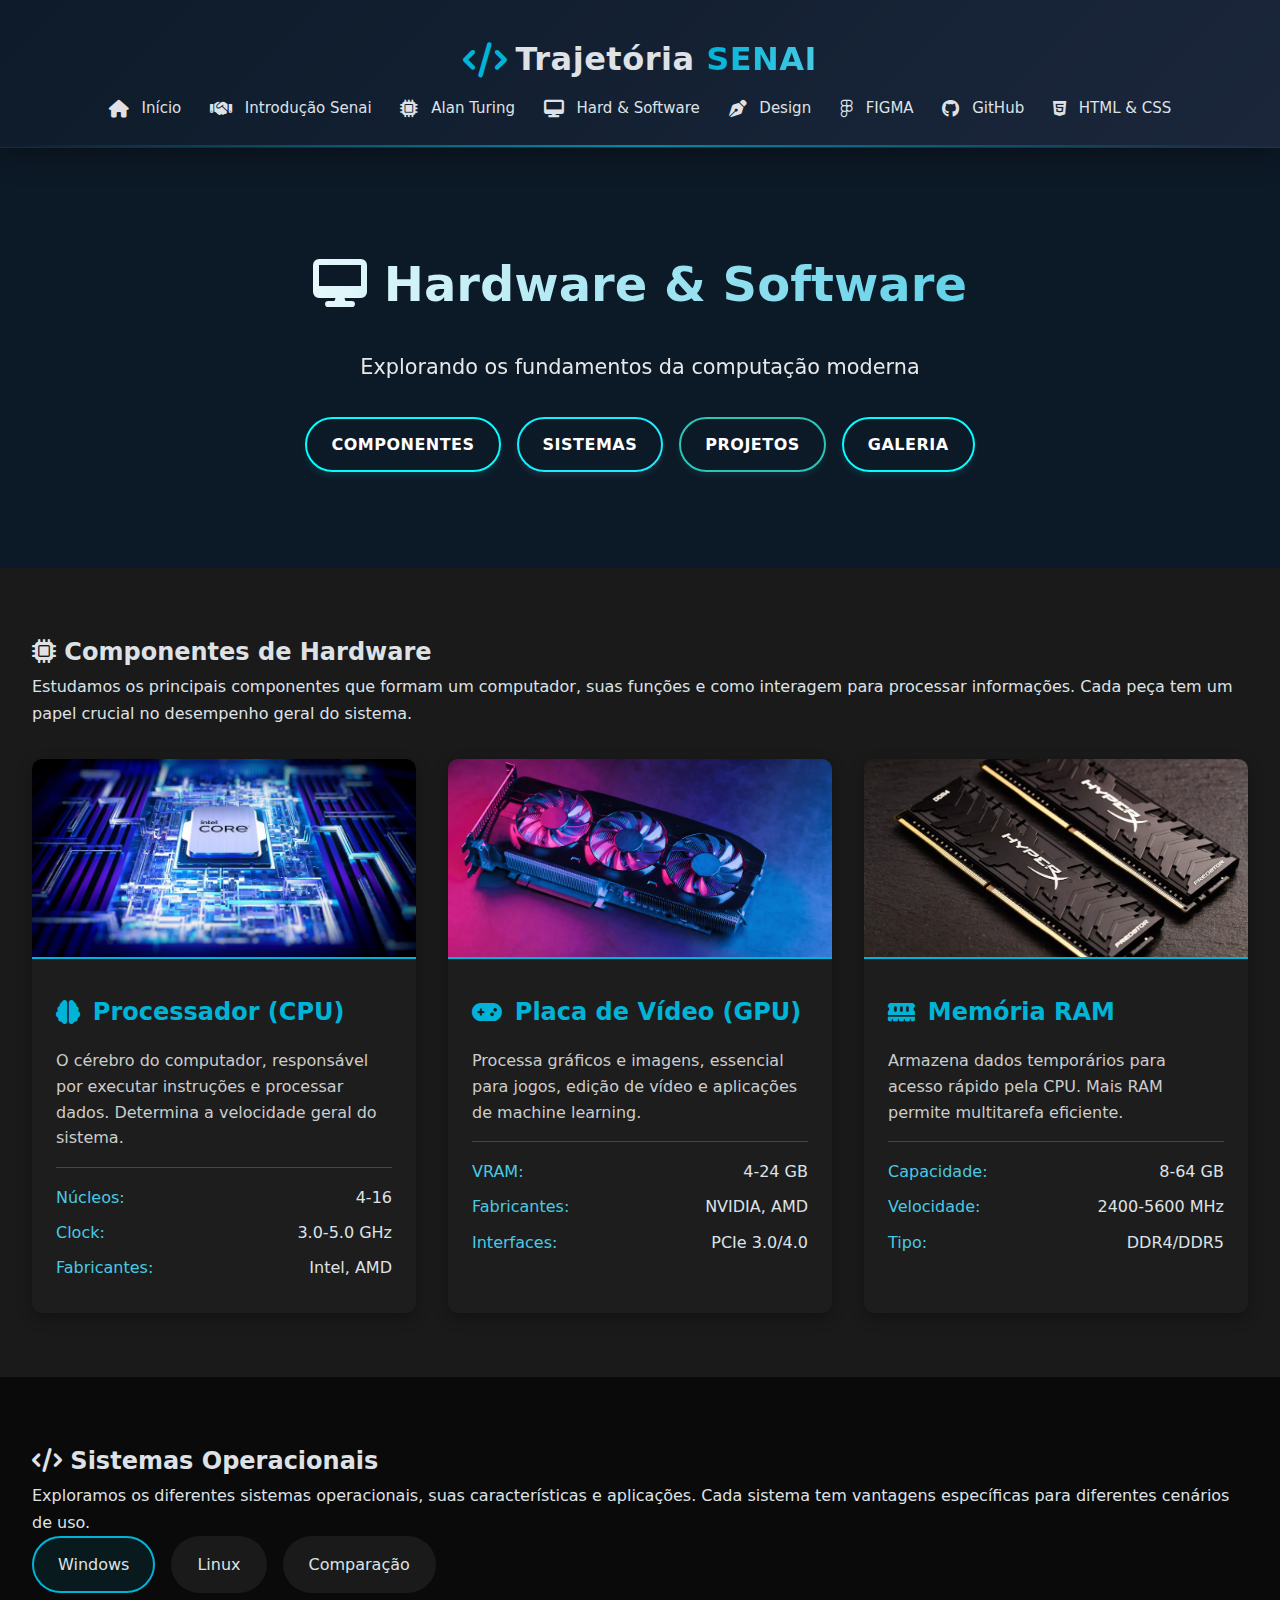
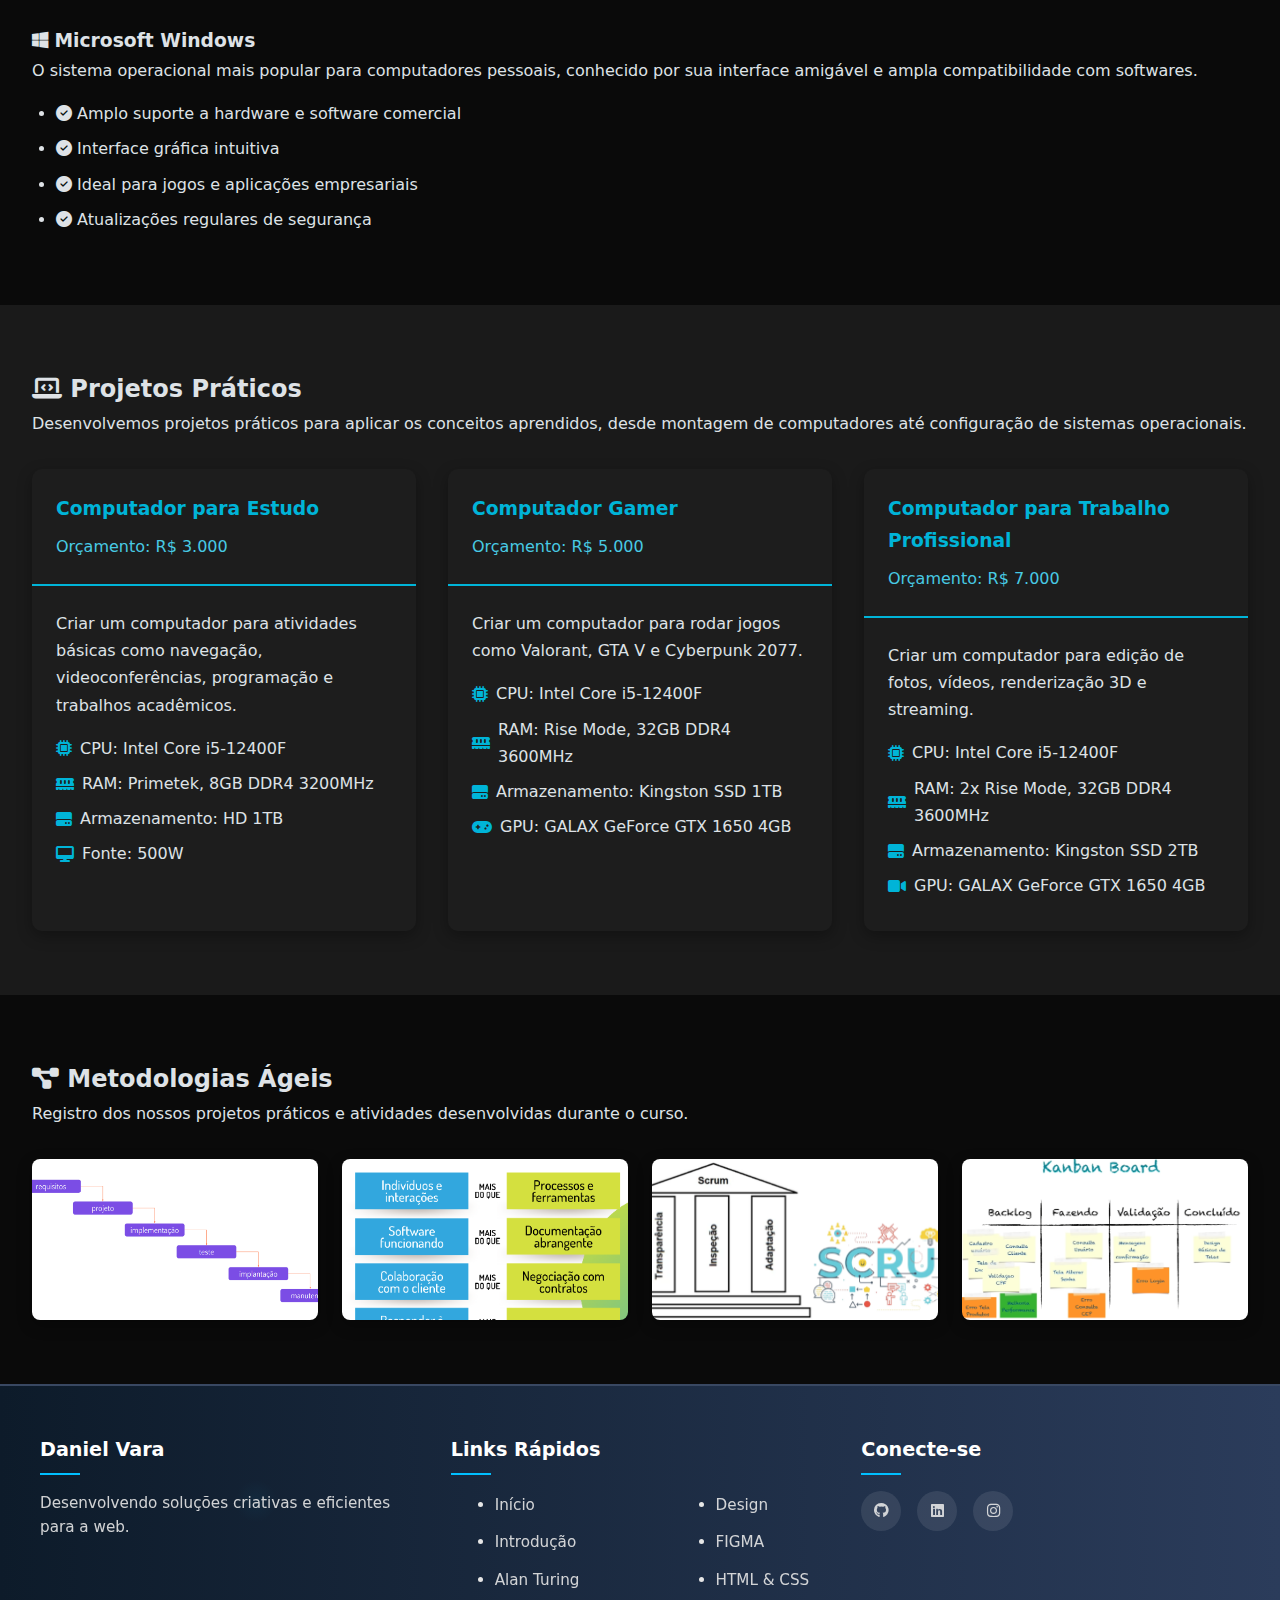
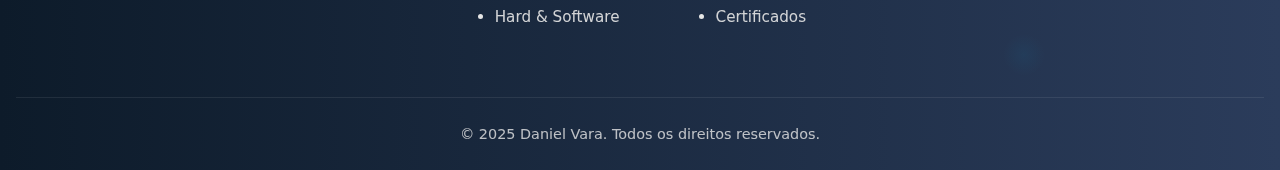
<file: ware.html>
<!DOCTYPE html>
<html lang="pt-br">
<head>
    <meta charset="UTF-8">
    <meta name="viewport" content="width=device-width, initial-scale=1.0">
    <title>Hardware & Software</title>
    <link rel="stylesheet" href="ware.css">
     <link rel="stylesheet" href="https://cdnjs.cloudflare.com/ajax/libs/font-awesome/6.5.0/css/all.min.css">
</head>
<body>

  <header class="navbar">
    <div class="logo">
      <i class="fas fa-code"></i>
      <span>Trajetória <strong>SENAI</strong></span>
    </div>
    <nav class="nav-links">
      <a href="index.html"><i class="fas fa-home"></i> Início</a>
      <a href="introdução.html"><i class="fas fa-handshake"></i> Introdução Senai</a>
      <a href="alan.html"><i class="fas fa-microchip"></i> Alan Turing</a>
      <a href="ware.html"><i class="fas fa-desktop"></i> Hard & Software</a>
      <a href="design.html"><i class="fas fa-pen-nib"></i> Design</a>
      <a href="figma.html"><i class="fab fa-figma"></i> FIGMA</a>
      <a href="git.html"><i class="fab fa-github"></i> GitHub</a>
      <a href="HC.html"><i class="fab fa-html5"></i> HTML & CSS</a>
    </nav>
  </header>

  <section class="hardware-hero">
    <div class="container">
      <h1><i class="fas fa-desktop"></i> Hardware & Software</h1>
      <p class="hardware-subtitle">Explorando os fundamentos da computação moderna</p>
      <div class="hero-buttons">
        <a href="#hardware" class="btn-primary">Componentes</a>
        <a href="#software" class="btn-secondary">Sistemas</a>
        <a href="#projetos" class="btn-tertiary">Projetos</a>
        <a href="#galeria" class="btn-quarto">Galeria</a>
      </div>
    </div>
  </section>

  <section id="hardware" class="component-section">
    <div class="container">
      <div class="section-header">
        <h2><i class="fas fa-microchip"></i> Componentes de Hardware</h2>
        <div class="timeline-marker"></div>
      </div>
      
      <p>Estudamos os principais componentes que formam um computador, suas funções e como interagem para processar informações. Cada peça tem um papel crucial no desempenho geral do sistema.</p>
      
      <div class="component-grid">
        <!-- CPU -->
        <div class="component-card">
          <img src="./img/CPU.jpg" alt="Processador" class="component-image">
          <div class="component-content">
            <h3><i class="fas fa-brain"></i> Processador (CPU)</h3>
            <p>O cérebro do computador, responsável por executar instruções e processar dados. Determina a velocidade geral do sistema.</p>
            <div class="component-specs">
              <div class="spec-item">
                <span class="spec-name">Núcleos:</span>
                <span>4-16</span>
              </div>
              <div class="spec-item">
                <span class="spec-name">Clock:</span>
                <span>3.0-5.0 GHz</span>
              </div>
              <div class="spec-item">
                <span class="spec-name">Fabricantes:</span>
                <span>Intel, AMD</span>
              </div>
            </div>
          </div>
        </div>
        
        <!-- GPU -->
        <div class="component-card">
          <img src="./img/Placa de Vídeo.png" alt="Placa de Vídeo" class="component-image">
          <div class="component-content">
            <h3><i class="fas fa-gamepad"></i> Placa de Vídeo (GPU)</h3>
            <p>Processa gráficos e imagens, essencial para jogos, edição de vídeo e aplicações de machine learning.</p>
            <div class="component-specs">
              <div class="spec-item">
                <span class="spec-name">VRAM:</span>
                <span>4-24 GB</span>
              </div>
              <div class="spec-item">
                <span class="spec-name">Fabricantes:</span>
                <span>NVIDIA, AMD</span>
              </div>
              <div class="spec-item">
                <span class="spec-name">Interfaces:</span>
                <span>PCIe 3.0/4.0</span>
              </div>
            </div>
          </div>
        </div>
        
        <!-- RAM -->
        <div class="component-card">
          <img src="./img/Memória RAM.webp" alt="Memória RAM" class="component-image">
          <div class="component-content">
            <h3><i class="fas fa-memory"></i> Memória RAM</h3>
            <p>Armazena dados temporários para acesso rápido pela CPU. Mais RAM permite multitarefa eficiente.</p>
            <div class="component-specs">
              <div class="spec-item">
                <span class="spec-name">Capacidade:</span>
                <span>8-64 GB</span>
              </div>
              <div class="spec-item">
                <span class="spec-name">Velocidade:</span>
                <span>2400-5600 MHz</span>
              </div>
              <div class="spec-item">
                <span class="spec-name">Tipo:</span>
                <span>DDR4/DDR5</span>
              </div>
            </div>
          </div>
        </div>
      </div>
    </div>
  </section>

  <section id="software" class="software-section">
    <div class="container">
      <div class="section-header">
        <h2><i class="fas fa-code"></i> Sistemas Operacionais</h2>
        <div class="timeline-marker"></div>
      </div>
      
      <p>Exploramos os diferentes sistemas operacionais, suas características e aplicações. Cada sistema tem vantagens específicas para diferentes cenários de uso.</p>
      
      <div class="software-tabs">
        <div class="software-tab active" data-tab="windows">Windows</div>
        <div class="software-tab" data-tab="linux">Linux</div>
        <div class="software-tab" data-tab="comparison">Comparação</div>
      </div>
      
      <div class="software-content active" id="windows-content">
        <h3><i class="fab fa-windows"></i> Microsoft Windows</h3>
        <p>O sistema operacional mais popular para computadores pessoais, conhecido por sua interface amigável e ampla compatibilidade com softwares.</p>
        <ul class="agile-list">
          <li><i class="fas fa-check-circle"></i> Amplo suporte a hardware e software comercial</li>
          <li><i class="fas fa-check-circle"></i> Interface gráfica intuitiva</li>
          <li><i class="fas fa-check-circle"></i> Ideal para jogos e aplicações empresariais</li>
          <li><i class="fas fa-check-circle"></i> Atualizações regulares de segurança</li>
        </ul>
      </div>
      
      <div class="software-content" id="linux-content">
        <h3><i class="fab fa-linux"></i> GNU/Linux</h3>
        <p>Sistema operacional de código aberto, altamente personalizável e estável, muito usado em servidores e desenvolvimento.</p>
        <ul class="agile-list">
          <li><i class="fas fa-check-circle"></i> Gratuito e de código aberto</li>
          <li><i class="fas fa-check-circle"></i> Alta estabilidade e segurança</li>
          <li><i class="fas fa-check-circle"></i> Leve e eficiente em hardware antigo</li>
          <li><i class="fas fa-check-circle"></i> Amplamente usado em servidores e IoT</li>
        </ul>
      </div>
      
      <div class="software-content" id="comparison-content">
        <table class="comparison-table">
          <thead>
            <tr>
              <th>Característica</th>
              <th>Windows</th>
              <th>Linux</th>
            </tr>
          </thead>
          <tbody>
            <tr>
              <td>Custo</td>
              <td>Pago (exceto versões básicas)</td>
              <td>Gratuito</td>
            </tr>
            <tr>
              <td>Segurança</td>
              <td>Boa (alvo frequente de malware)</td>
              <td>Excelente (arquitetura de permissões)</td>
            </tr>
            <tr>
              <td>Customização</td>
              <td>Limitada</td>
              <td>Total</td>
            </tr>
            <tr>
              <td>Suporte a Jogos</td>
              <td>Excelente</td>
              <td>Melhorando (via Proton/Steam)</td>
            </tr>
            <tr>
              <td>Uso em Servidores</td>
              <td>Moderado (especialmente empresas)</td>
              <td>Dominante (75% dos servidores web)</td>
            </tr>
          </tbody>
        </table>
      </div>
    </div>
  </section>

  <section id="projetos" class="projects-section">
    <div class="container">
      <div class="section-header">
        <h2><i class="fas fa-laptop-code"></i> Projetos Práticos</h2>
        <div class="timeline-marker"></div>
      </div>
      
      <p>Desenvolvemos projetos práticos para aplicar os conceitos aprendidos, desde montagem de computadores até configuração de sistemas operacionais.</p>
      
      <div class="project-cards">
        <!-- Projeto 1 -->
        <div class="project-card">
          <div class="project-header">
            <h3>Computador para Estudo</h3>
            <p class="project-budget">Orçamento: R$ 3.000</p>
          </div>
          <div class="project-body">
            <p>Criar um computador para atividades básicas como navegação,
videoconferências, programação e trabalhos acadêmicos.</p>
            <ul class="project-specs">
              <li><i class="fas fa-microchip"></i> CPU: Intel Core i5-12400F</li>
              <li><i class="fas fa-memory"></i> RAM: Primetek, 8GB DDR4 3200MHz</li>
              <li><i class="fas fa-hdd"></i> Armazenamento: HD 1TB</li>
              <li><i class="fas fa-desktop"></i> Fonte: 500W</li>
            </ul>
          </div>
        </div>
        






        <!-- Projeto 2 -->
        <div class="project-card">
          <div class="project-header">
            <h3>Computador Gamer</h3>
            <p class="project-budget">Orçamento: R$ 5.000</p>
          </div>
          <div class="project-body">
            <p>Criar um computador para rodar jogos como Valorant, GTA V e
Cyberpunk 2077.</p>
            <ul class="project-specs">
              <li><i class="fas fa-microchip"></i> CPU: Intel Core i5-12400F</li>
              <li><i class="fas fa-memory"></i> RAM: Rise Mode, 32GB DDR4 3600MHz</li>
              <li><i class="fas fa-hdd"></i> Armazenamento: Kingston SSD 1TB </li>
              <li><i class="fas fa-gamepad"></i> GPU: GALAX GeForce GTX 1650 4GB</li>
            </ul>
          </div>
        </div>








        
        <!-- Projeto 3 -->
        <div class="project-card">
          <div class="project-header">
            <h3>Computador para Trabalho Profissional</h3>
            <p class="project-budget">Orçamento: R$ 7.000</p>
          </div>
          <div class="project-body">
            <p>Criar um computador para edição de fotos, vídeos, renderização
3D e streaming.</p>
            <ul class="project-specs">
              <li><i class="fas fa-microchip"></i> CPU: Intel Core i5-12400F</li>
              <li><i class="fas fa-memory"></i> RAM: 2x Rise Mode, 32GB DDR4 3600MHz</li>
              <li><i class="fas fa-hdd"></i> Armazenamento: Kingston SSD 2TB </li>
              <li><i class="fas fa-video"></i> GPU: GALAX GeForce GTX 1650 4GB</li>
            </ul>
          </div>
        </div>
      </div>
    </div>
  </section>

  <section id="galeria" class="gallery-section">
    <div class="container">
      <div class="section-header">
        <h2><i class="fas fa-diagram-project"></i> Metodologias Ágeis</h2>
        <div class="timeline-marker"></div>
      </div>
      
      <p>Registro dos nossos projetos práticos e atividades desenvolvidas durante o curso.</p>
      
      <div class="gallery-grid">
        <!-- Adicione suas imagens aqui -->
        <div class="gallery-item">
          <img src="img/Cascata.png" alt="Sistema de cascata" class="gallery-image">
          <div class="gallery-caption">Divisão das tarefas em etapas predeterminadas, que são executadas
de forma sequencial.</div>
        </div>
        
        <div class="gallery-item">
          <img src="img/PMD.png" alt="Pricípios da Metodologia Ágil" class="gallery-image">
          <div class="gallery-caption">Conjunto de práticas que se
concentra em entregar valor para o cliente de
forma rápida e eficiente.</div>
        </div>
        
        <div class="gallery-item">
          <img src="img/Scrum.png" alt="Papéis do Scrum" class="gallery-image">
          <div class="gallery-caption">Abordagem ágil para gerenciamento de projetos</div>
        </div>
        
        <div class="gallery-item">
          <img src="img/Kanban.png" alt="Kanban" class="gallery-image">
          <div class="gallery-caption">Técnica de gerenciamento de projetos e produção</div>
        </div>
      </div>
    </div>
  </section>

  <footer class="site-footer">
    <div class="footer-content">
      <div class="footer-section">
        <h3>Daniel Vara</h3>
        <p>Desenvolvendo soluções criativas e eficientes para a web.</p>
      </div>
      
      <div class="footer-section">
        <h3>Links Rápidos</h3>
        <div class="link-columns">
          <ul>
            <li><a href="index.html">Início</a></li>
            <li><a href="introdução.html">Introdução</a></li>
            <li><a href="alan.html">Alan Turing</a></li>
            <li><a href="ware.html">Hard & Software</a></li>
          </ul>
          <ul>
            <li><a href="design.html">Design</a></li>
            <li><a href="figma.html">FIGMA</a></li>
            <li><a href="HC.html">HTML & CSS</a></li>
            <li><a href="certificados.html">Certificados</a></li>
          </ul>
        </div>
      </div>
      
      <div class="footer-section">
        <h3>Conecte-se</h3>
        <div class="social-links">
          <a href="https://github.com/Daniel-Vara" target="_blank" class="social-icon"><i class="fab fa-github"></i></a>
          <a href="https://www.linkedin.com/in/daniel-vara-dos-santos-ribeiro-890403352/" target="_blank" class="social-icon"><i class="fab fa-linkedin"></i></a>
          <a href="https://www.instagram.com/daniielvsr/?next=%2F" target="_blank" class="social-icon"><i class="fab fa-instagram"></i></a>
        </div>
      </div>
    </div>
    
    <div class="footer-bottom">
      <p>&copy; 2025 Daniel Vara. Todos os direitos reservados.</p>
    </div>
  </footer>

  <script>
    // Script para as abas de software
    document.addEventListener('DOMContentLoaded', function() {
      const tabs = document.querySelectorAll('.software-tab');
      
      tabs.forEach(tab => {
        tab.addEventListener('click', function() {
          // Remove active class from all tabs and contents
          document.querySelectorAll('.software-tab').forEach(t => t.classList.remove('active'));
          document.querySelectorAll('.software-content').forEach(c => c.classList.remove('active'));
          
          // Add active class to clicked tab
          this.classList.add('active');
          
          // Show corresponding content
          const tabId = this.getAttribute('data-tab');
          document.getElementById(`${tabId}-content`).classList.add('active');
        });
      });
    });
  </script>
    
</body>
</html>
</file>
<file: styles.css>
:root {
  --deep-space: #0d1b2a;
  --cosmic-blue: #1b263b;
  --neon-cyan: #00b4d8;
  --electric-blue: #48cae4;
  --starlight: #dee2e6;
  --void-black: #0a0a0a;
  --dark-matter: #1a1a1a;
  --senai-orange: #FF6600;
  --quantum-glow: 0 0 15px rgba(0, 180, 216, 0.7);
  --hyper-speed: all 0.4s cubic-bezier(0.175, 0.885, 0.32, 1.275);
}

* {
  margin: 0;
  padding: 0;
  box-sizing: border-box;
}

body {
  font-family: 'Segoe UI', system-ui, -apple-system, BlinkMacSystemFont, sans-serif;
  background-color: var(--void-black);
  color: var(--starlight);
  line-height: 1.7;
  overflow-x: hidden;
}

/* Navbar */
.navbar {
  display: flex;
  flex-direction: column;
  align-items: center;
  background: linear-gradient(135deg, #0d1b2a, #1b263b);
  padding: 2rem 3rem 1rem;
  box-shadow: 0 4px 30px rgba(0, 0, 0, 0.4);
  position: relative;
  z-index: 1000;
  border-bottom: 1px solid rgba(72, 202, 228, 0.1);
}

.navbar::before {
  content: '';
  position: absolute;
  bottom: 0;
  left: 0;
  width: 100%;
  height: 2px;
  background: linear-gradient(90deg, transparent, var(--neon-cyan), transparent);
  opacity: 0.7;
}

.logo {
  display: flex;
  align-items: center;
  justify-content: center;
  color: #dee2e6;
  font-size: 2rem;
  font-weight: 600;
  letter-spacing: 0.5px;
  transition: all 0.4s ease;
  text-align: center;
}

.logo:hover {
  transform: scale(1.03);
  text-shadow: var(--quantum-glow);
}

.logo i {
  color: #00b4d8;
  font-size: 2.2rem;
  margin-right: 0.5rem;
}

.logo:hover i {
  transform: rotate(15deg);
  color: var(--electric-blue);
}

.logo strong {
  color: #00b4d8;
  font-weight: 700;
  background: linear-gradient(to right, #00b4d8, #48cae4);
  -webkit-background-clip: text;
  background-clip: text;
  -webkit-text-fill-color: transparent;
}

.nav-links {
  display: flex;
  gap: 1.0rem;
  list-style: none;
}

.nav-links a {
  color: var(--starlight);
  text-decoration: none;
  font-size: 15px;
  font-weight: 500;
  display: flex;
  align-items: center;
  gap: 0.8rem;
  position: relative;
  padding: 0.6rem 0.4rem;
  transition: var(--hyper-speed);
}

.nav-links a::before {
  content: '';
  position: absolute;
  bottom: 0;
  left: 0;
  width: 0;
  height: 2px;
  background: linear-gradient(90deg, var(--neon-cyan), var(--electric-blue));
  transition: var(--hyper-speed);
}

.nav-links a:hover {
  color: var(--electric-blue);
  transform: translateY(-3px);
}

.nav-links a:hover::before {
  width: 100%;
}

.nav-links i {
  font-size: 1.1rem;
  transition: var(--hyper-speed);
}

.nav-links a:hover i {
  transform: scale(1.2);
  color: var(--electric-blue);
}

/* Seção de boas-vindas */
.dark-section {
  background-color: var(--dark-matter);
  padding: 5rem 3rem;
  text-align: center;
  position: relative;
  overflow: hidden;
}

.dark-section::before {
  content: '';
  position: absolute;
  top: 0;
  left: 0;
  width: 100%;
  height: 100%;
  background: radial-gradient(circle at 70% 30%, rgba(72, 202, 228, 0.1) 0%, transparent 40%);
  pointer-events: none;
}

.dark-section .content {
  max-width: 900px;
  margin: 0 auto;
  position: relative;
  z-index: 2;
}

.dark-section h2 {
  font-size: 2.5rem;
  margin-bottom: 1.5rem;
  background: linear-gradient(to right, var(--starlight), var(--electric-blue));
  -webkit-background-clip: text;
  background-clip: text;
  -webkit-text-fill-color: transparent;
  letter-spacing: 1px;
}

.dark-section p {
  font-size: 1.2rem;
  color: rgba(222, 226, 230, 0.8);
  line-height: 1.8;
  margin-bottom: 2rem;
}

.content-flex {
  display: flex;
  align-items: center;
  justify-content: space-between;
  flex-wrap: wrap;
  gap: 2rem;
}

.text-side {
  flex: 1;
  min-width: 280px;
  text-align: left; 
}

.perfil {
  width: 300px;
  height: auto;
  border-radius: 10px;
  object-fit: cover;
  box-shadow: 0 3px 20px rgba(245, 245, 245, 0.4);
}

.sobre-container {
  display: flex;
  justify-content: center;
  align-items: flex-start;
  gap: 40px;
  padding: 2rem;
  flex-wrap: wrap;
}

.texto-sobre {
  max-width: 500px;
  color: white;
}

.texto-sobre h2 {
  font-size: 2rem;
  margin-bottom: 1rem;
  color: #9AE3FF;
}

.texto-sobre p {
  font-size: 1.1rem;
  line-height: 1.6;
}

.social-buttons {
  margin-top: 1.5rem;
  display: flex;
  flex-wrap: wrap;
  gap: 1rem;
}

.btn-social {
  display: flex;
  align-items: center;
  gap: 8px;
  padding: 10px 18px;
  border-radius: 8px;
  text-decoration: none;
  color: white;
  font-weight: 600;
  font-size: 15px;
  transition: all 0.3s ease;
  box-shadow: 0 4px 12px rgba(0,0,0,0.3);
}

.instagram { background-color: #E1306C; }
.github { background-color: #24292e; }
.linkedin { background-color: #0A66C2; }

.btn-social i {
  font-size: 16px;
}

.btn-social:hover {
  transform: translateY(-3px);
  opacity: 0.9;
}

.imagem-sobre img {
  max-width: 280px;
  border-radius: 12px;
  box-shadow: 0 0 20px rgba(0,0,0,0.4);
}

/* Footer */
.site-footer {
  background: linear-gradient(90deg, #0d1b2a, #2b3c5b);
  color: #e6e6e6;
  padding: 3rem 1rem 1.5rem;
  font-family: 'Segoe UI', system-ui, sans-serif;
  position: relative;
  overflow: hidden;
  border-top: 2px solid #394862;
}

.footer-content {
  max-width: 1200px;
  margin: 0 auto;
  display: grid;
  grid-template-columns: repeat(auto-fit, minmax(250px, 1fr));
  gap: 2rem;
  padding-bottom: 2rem;
}

.footer-section {
  margin-bottom: 1.5rem;
}

.footer-section h3 {
  color: #ffffff;
  font-size: 1.2rem;
  margin-bottom: 1rem;
  position: relative;
  padding-bottom: 0.5rem;
}

.footer-section h3::after {
  content: '';
  position: absolute;
  left: 0;
  bottom: 0;
  width: 40px;
  height: 2px;
  background: #00bfff;
}

.footer-section p {
  line-height: 1.6;
  font-size: 0.95rem;
  opacity: 0.9;
}

.footer-section ul {
  list-style: none;
  padding: 0;
}

.footer-section ul li {
  margin-bottom: 0.6rem;
}

.footer-section a {
  color: #e6e6e6;
  text-decoration: none;
  transition: all 0.3s ease;
  font-size: 0.95rem;
  opacity: 0.9;
}

.footer-section a:hover {
  color: #00bfff;
  padding-left: 5px;
}

.social-links {
  display: flex;
  gap: 1rem;
  margin-top: 1rem;
}

.social-icon {
  display: flex;
  align-items: center;
  justify-content: center;
  width: 40px;
  height: 40px;
  border-radius: 50%;
  background: rgba(255, 255, 255, 0.1);
  color: #e6e6e6;
  font-size: 1.2rem;
  transition: all 0.3s ease;
}

.social-icon:hover {
  background: #00bfff;
  color: #fff;
  transform: translateY(-3px);
}

.footer-bottom {
  text-align: center;
  padding-top: 1.5rem;
  border-top: 1px solid rgba(255, 255, 255, 0.1);
  font-size: 0.9rem;
  opacity: 0.8;
}

.site-footer::before {
  content: '';
  position: absolute;
  top: 0;
  left: 0;
  right: 0;
  bottom: 0;
  background: 
    radial-gradient(circle at 20% 30%, rgba(0, 191, 255, 0.05) 0%, transparent 2%),
    radial-gradient(circle at 80% 70%, rgba(0, 191, 255, 0.05) 0%, transparent 2%);
  pointer-events: none;
}

.link-columns {
  display: flex;
  gap: 2rem;
  justify-content: space-around;
}

.link-columns ul {
  list-style-type: disc;
  padding-left: 1.5rem;
  margin: 0;
}

.link-columns li {
  margin-bottom: 0.6rem;
}

/* Responsividade */
@media (max-width: 992px) {
  .navbar {
    padding: 1rem 2rem;
  }
  
  .nav-links {
    gap: 2rem;
  }
}

@media (max-width: 768px) {
  .navbar {
    flex-direction: column;
    padding: 1.5rem;
    gap: 1.5rem;
  }
  
  .logo {
    font-size: 1.8rem;
    margin-right: 0;
  }
  
  .nav-links {
    flex-wrap: wrap;
    justify-content: center;
    gap: 1rem 2rem;
  }
  
  .dark-section {
    padding: 3rem 1.5rem;
  }
  
  .dark-section h2 {
    font-size: 2rem;
  }

  .footer-content {
    grid-template-columns: 1fr;
    gap: 1.5rem;
  }
  
  .footer-section {
    margin-bottom: 1rem;
  }
  
  .social-links {
    justify-content: flex-start;
  }
}
</file>
<file: design.css>
:root {
  --deep-space: #0d1b2a;
  --cosmic-blue: #1b263b;
  --neon-cyan: #00b4d8;
  --electric-blue: #48cae4;
  --starlight: #dee2e6;
  --void-black: #0a0a0a;
  --dark-matter: #1a1a1a;
  --senai-orange: #FF6600;
  --design-purple: #8a2be2; /* Nova cor para elementos de design */
  --creative-pink: #ff6b6b; /* Nova cor para elementos criativos */
  --quantum-glow: 0 0 15px rgba(0, 180, 216, 0.7);
  --design-glow: 0 0 15px rgba(138, 43, 226, 0.5); /* Glow para elementos de design */
  --creative-glow: 0 0 15px rgba(255, 107, 107, 0.5); /* Glow para elementos criativos */
  --hyper-speed: all 0.4s cubic-bezier(0.175, 0.885, 0.32, 1.275);
}

/* Estilos gerais */
* {
  margin: 0;
  padding: 0;
  box-sizing: border-box;
}

body {
  font-family: 'Segoe UI', system-ui, -apple-system, BlinkMacSystemFont, sans-serif;
  background-color: var(--void-black);
  color: var(--starlight);
  line-height: 1.7;
  overflow-x: hidden;
}

/* Navbar - Adaptada para Design */
.navbar {
  display: flex;
  flex-direction: column;
  align-items: center;
  background: linear-gradient(135deg, #0d1b2a, #1b263b);
  padding: 2rem 3rem 1rem;
  box-shadow: 0 4px 30px rgba(0, 0, 0, 0.4);
  position: relative;
  z-index: 1000;
  border-bottom: 1px solid rgba(72, 202, 228, 0.1);
}

.navbar::before {
  content: '';
  position: absolute;
  bottom: 0;
  left: 0;
  width: 100%;
  height: 2px;
  background: linear-gradient(90deg, transparent, var(--design-purple), transparent);
  opacity: 0.7;
}

.logo {
  display: flex;
  align-items: center;
  justify-content: center;
  color: #dee2e6;
  font-size: 2rem;
  font-weight: 600;
  letter-spacing: 0.5px;
  transition: all 0.4s ease;
  text-align: center;
}

.logo:hover {
  transform: scale(1.03);
  text-shadow: var(--design-glow);
}

.logo i {
  color: var(--design-purple);
  font-size: 2.2rem;
  margin-right: 0.5rem;
  transition: var(--hyper-speed);
}

.logo:hover i {
  transform: rotate(-15deg);
  color: var(--creative-pink);
}

.logo strong {
  color: var(--design-purple);
  font-weight: 700;
  background: linear-gradient(to right, var(--design-purple), var(--creative-pink));
  -webkit-background-clip: text;
  background-clip: text;
  -webkit-text-fill-color: transparent;
}

.nav-links {
  display: flex;
  gap: 1.0rem;
  list-style: none;
}

.nav-links a {
  color: var(--starlight);
  text-decoration: none;
  font-size: 15px;
  font-weight: 500;
  display: flex;
  align-items: center;
  gap: 0.8rem;
  position: relative;
  padding: 0.6rem 0.4rem;
  transition: var(--hyper-speed);
}

.nav-links a::before {
  content: '';
  position: absolute;
  bottom: 0;
  left: 0;
  width: 0;
  height: 2px;
  background: linear-gradient(90deg, var(--design-purple), var(--creative-pink));
  transition: var(--hyper-speed);
}

.nav-links a:hover {
  color: var(--creative-pink);
  transform: translateY(-3px);
}

.nav-links a:hover::before {
  width: 100%;
}

.nav-links i {
  font-size: 1.1rem;
  transition: var(--hyper-speed);
}

.nav-links a:hover i {
  transform: scale(1.2);
  color: var(--creative-pink);
}

.nav-links .active {
  color: var(--creative-pink);
}

.nav-links .active::before {
  width: 100%;
}

/* Hero Section - Adaptada para Design */
.hero-section {
  padding: 6rem 2rem;
  text-align: center;
  color: white;
  position: relative;
}

.hero-section .container {
  max-width: 900px;
  margin: 0 auto;
  position: relative;
  z-index: 2;
}

.subtitle {
  font-size: 1.3rem;
  margin-bottom: 2rem;
  opacity: 0.9;
}

.hero-buttons {
  display: flex;
  gap: 1rem;
  justify-content: center;
  flex-wrap: wrap;
}

.btn-primary, .btn-secondary, .btn-tertiary, .btn-quarto {
  padding: 0.8rem 1.5rem;
  border-radius: 50px;
  text-decoration: none;
  font-weight: 600;
  transition: var(--hyper-speed);
}

.btn-primary {
  background: transparent;
  color: white;
  border: 2px solid var(--design-purple);
  border-radius: 100px;
  padding: 12px 24px;
  font-weight: 600;
  cursor: pointer;
  transition: all 0.3s ease;
  box-shadow: 0 4px 6px rgba(138, 43, 226, 0.2);
  text-transform: uppercase;
  letter-spacing: 0.5px;
}

.btn-primary:hover {
  background: rgba(138, 43, 226, 0.2);
  transform: translateY(-2px);
  box-shadow: 0 6px 12px rgba(138, 43, 226, 0.3);
}

.btn-primary:active {
  transform: translateY(0);
}

.btn-secondary {
  background: transparent;
  color: white;
  border: 2px solid var(--creative-pink);
  border-radius: 100px;
  padding: 12px 24px;
  font-weight: 600;
  cursor: pointer;
  transition: all 0.3s ease;
  box-shadow: 0 4px 6px rgba(255, 107, 107, 0.2);
  text-transform: uppercase;
  letter-spacing: 0.5px;
}

.btn-secondary:hover {
  background: rgba(255, 107, 107, 0.2);
  transform: translateY(-2px);
  box-shadow: 0 6px 12px rgba(255, 107, 107, 0.3);
}

.btn-secondary:active {
  transform: translateY(0);
}

.btn-tertiary {
  background: transparent;
  color: white;
  border: 2px solid var(--neon-cyan);
  border-radius: 100px;
  padding: 12px 24px;
  font-weight: 600;
  cursor: pointer;
  transition: all 0.3s ease;
  box-shadow: 0 4px 6px rgba(0, 180, 216, 0.2);
  text-transform: uppercase;
  letter-spacing: 0.5px;
}

.btn-tertiary:hover {
  background: rgba(0, 180, 216, 0.2);
  transform: translateY(-2px);
  box-shadow: 0 6px 12px rgba(0, 180, 216, 0.3);
}

.btn-tertiary:active {
  transform: translateY(0);
}

.btn-quarto {
  background: transparent;
  color: #ffffff;
  border: 2px solid var(--senai-orange);
  border-radius: 100px;
  padding: 12px 24px;
  font-weight: 600;
  cursor: pointer;
  transition: all 0.3s ease;
  box-shadow: 0 4px 6px rgba(255, 102, 0, 0.2);
  text-transform: uppercase;
  letter-spacing: 0.5px;
}

.btn-quarto:hover {
  background: rgba(255, 102, 0, 0.2);
  transform: translateY(-2px);
  box-shadow: 0 6px 12px rgba(255, 102, 0, 0.3);
}

.btn-quarto:active {
  transform: translateY(0);
}

/* Content Sections - Adaptadas para Design */
.content-section {
  padding: 4rem 2rem;
  background-color: var(--dark-matter);
}

.dark-section {
  background-color: var(--void-black);
  padding: 4rem 2rem;
}

.content-flex {
  display: flex;
  align-items: center;
  gap: 3rem;
  margin-top: 2rem;
}

.reverse {
  flex-direction: row-reverse;
}

.text-side {
  flex: 1;
}

.image-side {
  flex: 1;
  text-align: center;
}

.content-image {
  max-width: 100%;
  border-radius: 8px;
  box-shadow: 0 10px 30px rgba(0,0,0,0.3);
  transition: var(--hyper-speed);
}

.content-image:hover {
  transform: scale(1.02);
  box-shadow: 0 15px 35px rgba(0,0,0,0.4);
}

.image-caption {
  margin-top: 0.5rem;
  font-size: 0.9rem;
  color: #cccccc;
  font-style: italic;
}

.highlight-box {
  background: rgba(138, 43, 226, 0.1);
  border-left: 3px solid var(--design-purple);
  padding: 1.2rem;
  margin: 1.5rem 0;
  border-radius: 0 8px 8px 0;
  transition: var(--hyper-speed);
}

.highlight-box:hover {
  background: rgba(138, 43, 226, 0.15);
  box-shadow: var(--design-glow);
}

.highlight-box i {
  color: var(--design-purple);
  margin-right: 0.5rem;
}

.quote-author {
  text-align: right;
  font-style: italic;
  margin-top: 0.5rem;
  color: var(--creative-pink);
}

/* Contributions Grid - Adaptado para Design */
.contributions-grid {
  display: grid;
  grid-template-columns: repeat(auto-fit, minmax(250px, 1fr));
  gap: 2rem;
  margin-top: 2rem;
}

.contribution-card {
  background: rgba(30, 30, 30, 0.8);
  padding: 1.5rem;
  border-radius: 8px;
  transition: var(--hyper-speed);
  border-bottom: 3px solid transparent;
}

.contribution-card:hover {
  border-bottom-color: var(--design-purple);
  transform: translateY(-5px);
  box-shadow: var(--design-glow);
}

.contribution-icon {
  font-size: 2rem;
  color: var(--design-purple);
  margin-bottom: 1rem;
}

.contribution-card h3 {
  color: var(--creative-pink);
  margin-bottom: 0.8rem;
}

/* Typography Examples */
.typography-examples {
  margin: 1.5rem 0;
}

.font-sample {
  margin-bottom: 1.5rem;
  padding: 1rem;
  background: rgba(30, 30, 30, 0.6);
  border-radius: 8px;
  border-left: 3px solid var(--design-purple);
}

.font-sample h4 {
  font-size: 1.5rem;
  margin-bottom: 0.5rem;
  color: var(--creative-pink);
}

/* Presentation Section - Adaptada para Design */
.presentation-section {
  padding: 4rem 2rem;
  background-color: var(--dark-matter);
}

.presentation-content {
  display: flex;
  gap: 3rem;
  margin-top: 2rem;
  align-items: center;
}

.presentation-text {
  flex: 1;
}

.presentation-preview {
  flex: 1;
  text-align: center;
}

.presentation-image {
  max-width: 100%;
  border-radius: 8px;
  box-shadow: 0 10px 30px rgba(0,0,0,0.3);
  transition: var(--hyper);
}
</file>
<file: figma.css>
/* Estilos específicos para a página Figma */
:root {
  --deep-space: #0d1b2a;
  --cosmic-blue: #1b263b;
  --neon-cyan: #00b4d8;
  --electric-blue: #48cae4;
  --starlight: #dee2e6;
  --void-black: #0a0a0a;
  --dark-matter: #1a1a1a;
  --senai-orange: #FF6600;
  --quantum-glow: 0 0 15px rgba(0, 180, 216, 0.7);
  --hyper-speed: all 0.4s cubic-bezier(0.175, 0.885, 0.32, 1.275);
}

/* Animações */
@keyframes float {
  0%, 100% {
    transform: translateY(0);
  }
  50% {
    transform: translateY(-10px);
  }
}

@keyframes zoom {
  0% {
    transform: scale(1);
  }
  50% {
    transform: scale(1.03);
  }
  100% {
    transform: scale(1);
  }
}

.floating {
  animation: float 4s ease-in-out infinite;
}

.zoom-effect {
  transition: var(--hyper-speed);
}
.zoom-effect:hover {
  animation: zoom 1.5s ease infinite;
}

/* Estilos gerais (mantidos do original) */
* {
  margin: 0;
  padding: 0;
  box-sizing: border-box;
}

body {
  font-family: 'Segoe UI', system-ui, -apple-system, BlinkMacSystemFont, sans-serif;
  background-color: var(--void-black);
  color: var(--starlight);
  line-height: 1.7;
  overflow-x: hidden;
}

/* Navbar (mantido do original) */
/* Navbar */
.navbar {
  display: flex;
  flex-direction: column;
  align-items: center;
  background: linear-gradient(135deg, #0d1b2a, #1b263b);
  padding: 2rem 3rem 1rem;
  box-shadow: 0 4px 30px rgba(0, 0, 0, 0.4);
  position: relative;
  z-index: 1000;
  border-bottom: 1px solid rgba(72, 202, 228, 0.1);
}

.navbar::before {
  content: '';
  position: absolute;
  bottom: 0;
  left: 0;
  width: 100%;
  height: 2px;
  background: linear-gradient(90deg, transparent, var(--neon-cyan), transparent);
  opacity: 0.7;
}

.logo {
  display: flex;
  align-items: center;
  justify-content: center;
  color: #dee2e6;
  font-size: 2rem;
  font-weight: 600;
  letter-spacing: 0.5px;
  transition: all 0.4s ease;
  text-align: center;
}

.logo:hover {
  transform: scale(1.03);
  text-shadow: var(--quantum-glow);
}

.logo i {
  color: #00b4d8;
  font-size: 2.2rem;
  margin-right: 0.5rem;
}

.logo:hover i {
  transform: rotate(15deg);
  color: var(--electric-blue);
}

.logo strong {
  color: #00b4d8;
  font-weight: 700;
  background: linear-gradient(to right, #00b4d8, #48cae4);
  -webkit-background-clip: text;
  background-clip: text;
  -webkit-text-fill-color: transparent;
}

.nav-links {
  display: flex;
  gap: 1.0rem;
  list-style: none;
}

.nav-links a {
  color: var(--starlight);
  text-decoration: none;
  font-size: 15px;
  font-weight: 500;
  display: flex;
  align-items: center;
  gap: 0.8rem;
  position: relative;
  padding: 0.6rem 0.4rem;
  transition: var(--hyper-speed);
}

.nav-links a::before {
  content: '';
  position: absolute;
  bottom: 0;
  left: 0;
  width: 0;
  height: 2px;
  background: linear-gradient(90deg, var(--neon-cyan), var(--electric-blue));
  transition: var(--hyper-speed);
}

.nav-links a:hover {
  color: var(--electric-blue);
  transform: translateY(-3px);
}

.nav-links a:hover::before {
  width: 100%;
}

.nav-links i {
  font-size: 1.1rem;
  transition: var(--hyper-speed);
}

.nav-links a:hover i {
  transform: scale(1.2);
  color: var(--electric-blue);
}

/* Hero Section */
.hero-section {
  padding: 6rem 2rem;
  text-align: center;
  color: white;
  position: relative;
}

.glow-text {
  text-shadow: 0 0 10px rgba(0, 180, 216, 0.5);
}

.subtitle {
  font-size: 1.3rem;
  margin-bottom: 2rem;
  opacity: 0.9;
}

.hero-buttons {
  display: flex;
  gap: 1rem;
  justify-content: center;
  flex-wrap: wrap;
}

/* Botões (mantidos do original) */
.btn-primary, .btn-secondary, .btn-tertiary, .btn-quarto, .btn-quinto {
  padding: 0.8rem 1.5rem;
  border-radius: 50px;
  text-decoration: none;
  font-weight: 600;
  transition: var(--hyper-speed);
}

.btn-primary {
  background: transparent;
  color: white;
  border: 2px solid #00ffff;
  border-radius: 100px;
  padding: 12px 24px;
  font-weight: 600;
  cursor: pointer;
  transition: all 0.3s ease;
  box-shadow: 0 4px 6px rgba(0, 255, 255, 0.1);
  text-transform: uppercase;
  letter-spacing: 0.5px;
}

.btn-primary:hover {
  background: rgba(0, 212, 212, 0.2);
  transform: translateY(-2px);
  box-shadow: 0 6px 12px rgba(0, 255, 255, 0.2);
}

.btn-primary:active {
  transform: translateY(0);
}

.btn-secondary {
  background: transparent;
  color: white;
  border: 2px solid #7f5af0;
  border-radius: 100px;
  padding: 12px 24px;
  font-weight: 600;
  cursor: pointer;
  transition: all 0.3s ease;
  box-shadow: 0 4px 6px rgba(127, 90, 240, 0.1);
  text-transform: uppercase;
  letter-spacing: 0.5px;
}

.btn-secondary:hover {
  background: rgba(127, 90, 240, 0.2);
  transform: translateY(-2px);
  box-shadow: 0 6px 12px rgba(127, 90, 240, 0.2);
}

.btn-secondary:active {
  transform: translateY(0);
}

.btn-tertiary {
  background: transparent;
  color: white;
  border: 2px solid #2ec4b6;
  border-radius: 100px;
  padding: 12px 24px;
  font-weight: 600;
  cursor: pointer;
  transition: all 0.3s ease;
  box-shadow: 0 4px 6px rgba(46, 196, 182, 0.1);
  text-transform: uppercase;
  letter-spacing: 0.5px;
}

.btn-tertiary:hover {
  background: rgba(46, 196, 182, 0.2);
  transform: translateY(-2px);
  box-shadow: 0 6px 12px rgba(46, 196, 182, 0.2);
}

.btn-tertiary:active {
  transform: translateY(0);
}

/* Content Sections */
.content-section {
  padding: 4rem 2rem;
  background-color: var(--dark-matter);
}

.dark-section {
  background-color: var(--void-black);
  padding: 4rem 2rem;
}

.container {
  max-width: 1200px;
  margin: 0 auto;
}

.section-header {
  margin-bottom: 2rem;
  position: relative;
}

.section-header h2 {
  font-size: 2.2rem;
  color: var(--electric-blue);
  margin-bottom: 0.5rem;
}

.timeline-marker {
  width: 60px;
  height: 3px;
  background: linear-gradient(90deg, var(--neon-cyan), transparent);
  margin-bottom: 1.5rem;
}

.content-flex {
  display: flex;
  align-items: center;
  gap: 3rem;
  margin-top: 2rem;
}

.text-side {
  flex: 1;
}

.image-side {
  flex: 1;
  text-align: center;
}

.content-image {
  max-width: 100%;
  border-radius: 8px;
  box-shadow: 0 10px 30px rgba(0,0,0,0.3);
  transition: var(--hyper-speed);
}

.content-image:hover {
  transform: scale(1.02);
  box-shadow: 0 15px 40px rgba(0,180,216,0.2);
}

.image-caption {
  margin-top: 0.5rem;
  font-size: 0.9rem;
  color: #cccccc;
  font-style: italic;
}

.highlight-box {
  background: rgba(0, 180, 216, 0.1);
  border-left: 3px solid var(--neon-cyan);
  padding: 1.2rem;
  margin: 1.5rem 0;
  border-radius: 0 8px 8px 0;
}

/* Contributions Grid */
.contributions-grid {
  display: grid;
  grid-template-columns: repeat(auto-fit, minmax(250px, 1fr));
  gap: 2rem;
  margin-top: 2rem;
}

.contribution-card {
  background: rgba(30, 30, 30, 0.8);
  padding: 1.5rem;
  border-radius: 8px;
  transition: var(--hyper-speed);
  border-bottom: 3px solid transparent;
}

.contribution-card:hover {
  border-bottom-color: var(--neon-cyan);
  transform: translateY(-5px);
  box-shadow: 0 10px 25px rgba(0,0,0,0.3);
}

.contribution-icon {
  font-size: 2rem;
  color: var(--neon-cyan);
  margin-bottom: 1rem;
}

/* Projects Section */
.projects-container {
  margin-top: 3rem;
}

.project-item {
  display: flex;
  gap: 3rem;
  margin-bottom: 4rem;
  align-items: center;
}

.project-item.reverse {
  flex-direction: row-reverse;
}

.project-preview {
  flex: 1;
  position: relative;
  border-radius: 12px;
  overflow: hidden;
  box-shadow: 0 15px 35px rgba(0,0,0,0.3);
}

.project-image {
  width: 100%;
  height: auto;
  display: block;
  transition: var(--hyper-speed);
}

.project-links {
  position: absolute;
  bottom: 20px;
  left: 0;
  right: 0;
  text-align: center;
  opacity: 0;
  transition: var(--hyper-speed);
}

.project-preview:hover .project-links {
  opacity: 1;
}

.project-preview:hover .project-image {
  filter: brightness(0.7);
}

.project-description {
  flex: 1;
}

.project-description h3 {
  color: var(--electric-blue);
  font-size: 1.8rem;
  margin-bottom: 1rem;
}

.project-description ul {
  list-style-type: none;
  margin-top: 1rem;
}

.project-description li {
  margin-bottom: 0.8rem;
  position: relative;
  padding-left: 1.5rem;
}

.project-description li::before {
  content: '→';
  position: absolute;
  left: 0;
  color: var(--neon-cyan);
}

/* Footer (mantido do original) */
.site-footer {
  background: linear-gradient(90deg, #0d1b2a, #2b3c5b);
  color: #e6e6e6;
  padding: 3rem 1rem 1.5rem;
  font-family: 'Segoe UI', system-ui, sans-serif;
  position: relative;
  overflow: hidden;
  border-top: 2px solid #394862;
}

.footer-content {
  max-width: 1200px;
  margin: 0 auto;
  display: grid;
  grid-template-columns: repeat(auto-fit, minmax(250px, 1fr));
  gap: 2rem;
  padding-bottom: 2rem;
}

.footer-section {
  margin-bottom: 1.5rem;
}

.footer-section h3 {
  color: #ffffff;
  font-size: 1.2rem;
  margin-bottom: 1rem;
  position: relative;
  padding-bottom: 0.5rem;
}

.footer-section h3::after {
  content: '';
  position: absolute;
  left: 0;
  bottom: 0;
  width: 40px;
  height: 2px;
  background: #00bfff;
}

.footer-section p {
  line-height: 1.6;
  font-size: 0.95rem;
  opacity: 0.9;
}

.footer-section ul {
  list-style: none;
  padding: 0;
}

.footer-section li {
  margin-bottom: 0.6rem;
}

.footer-section a {
  color: #e6e6e6;
  text-decoration: none;
  transition: all 0.3s ease;
  font-size: 0.95rem;
  opacity: 0.9;
}

.footer-section a:hover {
  color: #00bfff;
  padding-left: 5px;
}

.social-links {
  display: flex;
  gap: 1rem;
  margin-top: 1rem;
}

.social-icon {
  display: flex;
  align-items: center;
  justify-content: center;
  width: 40px;
  height: 40px;
  border-radius: 50%;
  background: rgba(255, 255, 255, 0.1);
  color: #e6e6e6;
  font-size: 1.2rem;
  transition: all 0.3s ease;
}

.social-icon:hover {
  background: #00bfff;
  color: #fff;
  transform: translateY(-3px);
}

.footer-bottom {
  text-align: center;
  padding-top: 1.5rem;
  border-top: 1px solid rgba(255, 255, 255, 0.1);
  font-size: 0.9rem;
  opacity: 0.8;
}

.site-footer::before {
  content: '';
  position: absolute;
  top: 0;
  left: 0;
  right: 0;
  bottom: 0;
  background: 
    radial-gradient(circle at 20% 30%, rgba(0, 191, 255, 0.05) 0%, transparent 2%),
    radial-gradient(circle at 80% 70%, rgba(0, 191, 255, 0.05) 0%, transparent 2%);
  pointer-events: none;
}

.link-columns {
  display: flex;
  gap: 2rem;
  justify-content: space-around;
}

.link-columns ul {
  list-style-type: disc;
  padding-left: 1.5rem;
  margin: 0;
}

.link-columns li {
  margin-bottom: 0.6rem;
}
/* Responsividade */
@media (max-width: 992px) {
  .navbar {
    padding: 1rem 2rem;
  }
  
  .nav-links {
    gap: 2rem;
  }
}

@media (max-width: 768px) {
  .navbar {
    flex-direction: column;
    padding: 1.5rem;
    gap: 1.5rem;
  }
  
  .content-flex, .project-item, .project-item.reverse {
    flex-direction: column;
  }
  
  .project-preview, .project-description {
    width: 100%;
  }
  
  .contributions-grid {
    grid-template-columns: 1fr 1fr;
  }
}

@media (max-width: 480px) {
  .contributions-grid {
    grid-template-columns: 1fr;
  }
  
  .hero-buttons {
    flex-direction: column;
    align-items: center;
  }
  
  .btn-primary, .btn-secondary, .btn-tertiary {
    width: 100%;
    text-align: center;
  }
  
  .section-header h2 {
    font-size: 1.8rem;
  }
  
  .project-description h3 {
    font-size: 1.5rem;
  }
}


/* Responsividade */
@media (max-width: 992px) {
  .navbar {
    padding: 1rem 2rem;
  }
  
  .nav-links {
    gap: 2rem;
  }
}

@media (max-width: 768px) {
  .navbar {
    flex-direction: column;
    padding: 1.5rem;
    gap: 1.5rem;
  }
  
  .logo {
    font-size: 1.8rem;
    margin-right: 0;
  }
  
  .nav-links {
    flex-wrap: wrap;
    justify-content: center;
    gap: 1rem 2rem;
  }
  
  .dark-section {
    padding: 3rem 1.5rem;
  }
  
  .dark-section h2 {
    font-size: 2rem;
  }

  .footer-content {
    grid-template-columns: 1fr;
    gap: 1.5rem;
  }
  
  .footer-section {
    margin-bottom: 1rem;
  }
  
  .social-links {
    justify-content: flex-start;
  }
}

/* Responsividade */
@media (max-width: 768px) {
  .content-flex, .presentation-content {
    flex-direction: column;
  }
  
  .contributions-grid {
    grid-template-columns: 1fr 1fr;
  }
}

@media (max-width: 480px) {
  .contributions-grid {
    grid-template-columns: 1fr;
  }
  
  .hero-buttons {
    flex-direction: column;
    align-items: center;
  }
  
  .btn-primary, .btn-secondary, .btn-tertiary, .btn-quarto, .btn-quinto {
    width: 100%;
    text-align: center;
  }
}
</file>
<file: git.css>
/* Estilos específicos para a página GitHub */
:root {
  --deep-space: #0d1b2a;
  --cosmic-blue: #1b263b;
  --neon-cyan: #00b4d8;
  --electric-blue: #48cae4;
  --starlight: #dee2e6;
  --void-black: #0a0a0a;
  --dark-matter: #1a1a1a;
  --senai-orange: #FF6600;
  --quantum-glow: 0 0 15px rgba(0, 180, 216, 0.7);
  --hyper-speed: all 0.4s cubic-bezier(0.175, 0.885, 0.32, 1.275);
}

/* Animações */
@keyframes float {
  0%, 100% {
    transform: translateY(0);
  }
  50% {
    transform: translateY(-10px);
  }
}

@keyframes pulse {
  0%, 100% {
    transform: scale(1);
    opacity: 1;
  }
  50% {
    transform: scale(1.1);
    opacity: 0.8;
  }
}

@keyframes slideIn {
  from {
    transform: translateY(20px);
    opacity: 0;
  }
  to {
    transform: translateY(0);
    opacity: 1;
  }
}

.floating {
  animation: float 4s ease-in-out infinite;
}

.pulse {
  animation: pulse 2s ease infinite;
}

.slide-in {
  animation: slideIn 0.6s ease-out forwards;
  opacity: 0;
}

.slide-in:nth-child(1) { animation-delay: 0.1s; }
.slide-in:nth-child(2) { animation-delay: 0.2s; }
.slide-in:nth-child(3) { animation-delay: 0.3s; }
.slide-in:nth-child(4) { animation-delay: 0.4s; }
.slide-in:nth-child(5) { animation-delay: 0.5s; }
.slide-in:nth-child(6) { animation-delay: 0.6s; }

.zoom-effect {
  transition: var(--hyper-speed);
}
.zoom-effect:hover {
  transform: scale(1.05);
  box-shadow: 0 15px 40px rgba(0,180,216,0.3);
}

/* Estilos gerais */
* {
  margin: 0;
  padding: 0;
  box-sizing: border-box;
}

body {
  font-family: 'Segoe UI', system-ui, -apple-system, BlinkMacSystemFont, sans-serif;
  background-color: var(--void-black);
  color: var(--starlight);
  line-height: 1.7;
  overflow-x: hidden;
}

/* Navbar */
.navbar {
  display: flex;
  flex-direction: column;
  align-items: center;
  background: linear-gradient(135deg, #0d1b2a, #1b263b);
  padding: 2rem 3rem 1rem;
  box-shadow: 0 4px 30px rgba(0, 0, 0, 0.4);
  position: relative;
  z-index: 1000;
  border-bottom: 1px solid rgba(72, 202, 228, 0.1);
}

.navbar::before {
  content: '';
  position: absolute;
  bottom: 0;
  left: 0;
  width: 100%;
  height: 2px;
  background: linear-gradient(90deg, transparent, var(--neon-cyan), transparent);
  opacity: 0.7;
}

.logo {
  display: flex;
  align-items: center;
  justify-content: center;
  color: #dee2e6;
  font-size: 2rem;
  font-weight: 600;
  letter-spacing: 0.5px;
  transition: all 0.4s ease;
  text-align: center;
}

.logo:hover {
  transform: scale(1.03);
  text-shadow: var(--quantum-glow);
}

.logo i {
  color: #00b4d8;
  font-size: 2.2rem;
  margin-right: 0.5rem;
}

.logo:hover i {
  transform: rotate(15deg);
  color: var(--electric-blue);
}

.logo strong {
  color: #00b4d8;
  font-weight: 700;
  background: linear-gradient(to right, #00b4d8, #48cae4);
  -webkit-background-clip: text;
  background-clip: text;
  -webkit-text-fill-color: transparent;
}

.nav-links {
  display: flex;
  gap: 1.0rem;
  list-style: none;
}

.nav-links a {
  color: var(--starlight);
  text-decoration: none;
  font-size: 15px;
  font-weight: 500;
  display: flex;
  align-items: center;
  gap: 0.8rem;
  position: relative;
  padding: 0.6rem 0.4rem;
  transition: var(--hyper-speed);
}

.nav-links a::before {
  content: '';
  position: absolute;
  bottom: 0;
  left: 0;
  width: 0;
  height: 2px;
  background: linear-gradient(90deg, var(--neon-cyan), var(--electric-blue));
  transition: var(--hyper-speed);
}

.nav-links a:hover {
  color: var(--electric-blue);
  transform: translateY(-3px);
}

.nav-links a:hover::before {
  width: 100%;
}

.nav-links i {
  font-size: 1.1rem;
  transition: var(--hyper-speed);
}

.nav-links a:hover i {
  transform: scale(1.2);
  color: var(--electric-blue);
}

/* Hero Section */
.hero-section {
  padding: 6rem 2rem;
  text-align: center;
  color: white;
  position: relative;
}

.hero-section .container {
  max-width: 900px;
  margin: 0 auto;
  position: relative;
  z-index: 2;
}

.glow-text {
  text-shadow: 0 0 10px rgba(0, 180, 216, 0.5);
}

.subtitle {
  font-size: 1.3rem;
  margin-bottom: 2rem;
  opacity: 0.9;
}

.hero-buttons {
  display: flex;
  gap: 1rem;
  justify-content: center;
  flex-wrap: wrap;
}

.btn-primary, .btn-secondary, .btn-tertiary, .btn-quarto {
  padding: 0.8rem 1.5rem;
  border-radius: 50px;
  text-decoration: none;
  font-weight: 600;
  transition: var(--hyper-speed);
}

.btn-primary {
  background: transparent;
  color: white;
  border: 2px solid #00ffff;
  border-radius: 100px;
  padding: 12px 24px;
  font-weight: 600;
  cursor: pointer;
  transition: all 0.3s ease;
  box-shadow: 0 4px 6px rgba(0, 255, 255, 0.1);
  text-transform: uppercase;
  letter-spacing: 0.5px;
}

.btn-primary:hover {
  background: rgba(0, 212, 212, 0.2);
  transform: translateY(-2px);
  box-shadow: 0 6px 12px rgba(0, 255, 255, 0.2);
}

.btn-secondary {
  background: transparent;
  color: white;
  border: 2px solid #7f5af0;
  border-radius: 100px;
  padding: 12px 24px;
  font-weight: 600;
  cursor: pointer;
  transition: all 0.3s ease;
  box-shadow: 0 4px 6px rgba(127, 90, 240, 0.1);
  text-transform: uppercase;
  letter-spacing: 0.5px;
}

.btn-secondary:hover {
  background: rgba(127, 90, 240, 0.2);
  transform: translateY(-2px);
  box-shadow: 0 6px 12px rgba(127, 90, 240, 0.2);
}

.btn-tertiary {
  background: transparent;
  color: white;
  border: 2px solid #2ec4b6;
  border-radius: 100px;
  padding: 12px 24px;
  font-weight: 600;
  cursor: pointer;
  transition: all 0.3s ease;
  box-shadow: 0 4px 6px rgba(46, 196, 182, 0.1);
  text-transform: uppercase;
  letter-spacing: 0.5px;
}

.btn-tertiary:hover {
  background: rgba(46, 196, 182, 0.2);
  transform: translateY(-2px);
  box-shadow: 0 6px 12px rgba(46, 196, 182, 0.2);
}

.btn-quarto {
  background: transparent;
  color: #ffffff;
  border: 2px solid #ffe066;
  border-radius: 100px;
  padding: 12px 24px;
  font-weight: 600;
  cursor: pointer;
  transition: all 0.3s ease;
  box-shadow: 0 4px 6px rgba(255, 224, 102, 0.1);
  text-transform: uppercase;
  letter-spacing: 0.5px;
}

.btn-quarto:hover {
  background: rgba(255, 224, 102, 0.2);
  transform: translateY(-2px);
  box-shadow: 0 6px 12px rgba(255, 224, 102, 0.2);
}

/* Content Sections */
.content-section {
  padding: 4rem 2rem;
  background-color: var(--dark-matter);
}

.dark-section {
  background-color: var(--void-black);
  padding: 4rem 2rem;
}

.container {
  max-width: 1200px;
  margin: 0 auto;
}

.section-header {
  margin-bottom: 2rem;
  position: relative;
}

.section-header h2 {
  font-size: 2.2rem;
  color: var(--electric-blue);
  margin-bottom: 0.5rem;
}

.timeline-marker {
  width: 60px;
  height: 3px;
  background: linear-gradient(90deg, var(--neon-cyan), transparent);
  margin-bottom: 1.5rem;
}

.content-flex {
  display: flex;
  align-items: center;
  gap: 3rem;
  margin-top: 2rem;
}

.reverse {
  flex-direction: row-reverse;
}

.text-side {
  flex: 1;
}

.image-side {
  flex: 1;
  text-align: center;
}

.content-image {
  max-width: 100%;
  border-radius: 8px;
  box-shadow: 0 10px 30px rgba(0,0,0,0.3);
  transition: var(--hyper-speed);
}

.content-image:hover {
  transform: scale(1.02);
  box-shadow: 0 15px 40px rgba(0,180,216,0.2);
}

.image-caption {
  margin-top: 0.5rem;
  font-size: 0.9rem;
  color: #cccccc;
  font-style: italic;
}

.highlight-box {
  background: rgba(0, 180, 216, 0.1);
  border-left: 3px solid var(--neon-cyan);
  padding: 1.2rem;
  margin: 1.5rem 0;
  border-radius: 0 8px 8px 0;
}

.highlight-box i {
  color: var(--neon-cyan);
  margin-right: 0.5rem;
}

.quote-author {
  text-align: right;
  font-style: italic;
  margin-top: 0.5rem;
  color: var(--electric-blue);
}

/* Commands Grid */
.commands-grid {
  display: grid;
  grid-template-columns: repeat(auto-fit, minmax(300px, 1fr));
  gap: 2rem;
  margin-top: 2rem;
}

.command-card {
  background: rgba(30, 30, 30, 0.8);
  padding: 1.5rem;
  border-radius: 8px;
  transition: var(--hyper-speed);
  border-bottom: 3px solid transparent;
}

.command-card:hover {
  border-bottom-color: var(--neon-cyan);
  transform: translateY(-5px);
  box-shadow: 0 10px 25px rgba(0,0,0,0.3);
}

.command-icon {
  font-size: 2rem;
  color: var(--neon-cyan);
  margin-bottom: 1rem;
}

.code-box {
  background: rgba(0, 0, 0, 0.3);
  padding: 0.8rem;
  border-radius: 6px;
  margin-top: 1rem;
  font-family: 'Courier New', monospace;
  overflow-x: auto;
}

.code-box code {
  color: #7fdbff;
  font-size: 0.9rem;
}

.comment {
  color: #7d7d7d;
  font-style: italic;
}

/* Workflow Steps */
.workflow-steps {
  margin-top: 1.5rem;
}

.step {
  display: flex;
  gap: 1rem;
  margin-bottom: 1.5rem;
  align-items: flex-start;
}

.step-number {
  background: var(--neon-cyan);
  color: var(--void-black);
  width: 30px;
  height: 30px;
  border-radius: 50%;
  display: flex;
  align-items: center;
  justify-content: center;
  font-weight: bold;
  flex-shrink: 0;
}

.step-content {
  flex: 1;
}

.step-content h4 {
  color: var(--electric-blue);
  margin-bottom: 0.3rem;
}

/* Resources Grid */
.resources-grid {
  display: grid;
  grid-template-columns: repeat(auto-fit, minmax(250px, 1fr));
  gap: 2rem;
  margin-top: 2rem;
}

.resource-card {
  background: rgba(30, 30, 30, 0.8);
  padding: 1.5rem;
  border-radius: 8px;
  transition: var(--hyper-speed);
  border-bottom: 3px solid transparent;
  opacity: 0; /* Para a animação slide-in */
}

.resource-card:hover {
  border-bottom-color: var(--neon-cyan);
  transform: translateY(-5px);
  box-shadow: 0 10px 25px rgba(0,0,0,0.3);
}

.resource-icon {
  font-size: 2rem;
  color: var(--neon-cyan);
  margin-bottom: 1rem;
}

/* Footer */
.site-footer {
  background: linear-gradient(90deg, #0d1b2a, #2b3c5b);
  color: #e6e6e6;
  padding: 3rem 1rem 1.5rem;
  font-family: 'Segoe UI', system-ui, sans-serif;
  position: relative;
  overflow: hidden;
  border-top: 2px solid #394862;
}

.footer-content {
  max-width: 1200px;
  margin: 0 auto;
  display: grid;
  grid-template-columns: repeat(auto-fit, minmax(250px, 1fr));
  gap: 2rem;
  padding-bottom: 2rem;
}

.footer-section {
  margin-bottom: 1.5rem;
}

.footer-section h3 {
  color: #ffffff;
  font-size: 1.2rem;
  margin-bottom: 1rem;
  position: relative;
  padding-bottom: 0.5rem;
}

.footer-section h3::after {
  content: '';
  position: absolute;
  left: 0;
  bottom: 0;
  width: 40px;
  height: 2px;
  background: #00bfff;
}

.footer-section p {
  line-height: 1.6;
  font-size: 0.95rem;
  opacity: 0.9;
}

.footer-section ul {
  list-style: none;
  padding: 0;
}

.footer-section ul li {
  margin-bottom: 0.6rem;
}

.footer-section a {
  color: #e6e6e6;
  text-decoration: none;
  transition: all 0.3s ease;
  font-size: 0.95rem;
  opacity: 0.9;
}

.footer-section a:hover {
  color: #00bfff;
  padding-left: 5px;
}

.social-links {
  display: flex;
  gap: 1rem;
  margin-top: 1rem;
}

.social-icon {
  display: flex;
  align-items: center;
  justify-content: center;
  width: 40px;
  height: 40px;
  border-radius: 50%;
  background: rgba(255, 255, 255, 0.1);
  color: #e6e6e6;
  font-size: 1.2rem;
  transition: all 0.3s ease;
}

.social-icon:hover {
  background: #00bfff;
  color: #fff;
  transform: translateY(-3px);
}

.site-footer {
  background: linear-gradient(90deg, #0d1b2a, #2b3c5b);
  color: #e6e6e6;
  padding: 3rem 1rem 1.5rem;
  font-family: 'Segoe UI', system-ui, sans-serif;
  position: relative;
  overflow: hidden;
  border-top: 2px solid #394862;
}

.footer-content {
  max-width: 1200px;
  margin: 0 auto;
  display: grid;
  grid-template-columns: repeat(auto-fit, minmax(250px, 1fr));
  gap: 2rem;
  padding-bottom: 2rem;
}

.footer-section {
  margin-bottom: 1.5rem;
}

.footer-section h3 {
  color: #ffffff;
  font-size: 1.2rem;
  margin-bottom: 1rem;
  position: relative;
  padding-bottom: 0.5rem;
}

.footer-section h3::after {
  content: '';
  position: absolute;
  left: 0;
  bottom: 0;
  width: 40px;
  height: 2px;
  background: #00bfff;
}

.footer-section p {
  line-height: 1.6;
  font-size: 0.95rem;
  opacity: 0.9;
}

.footer-section ul {
  list-style: none;
  padding: 0;
}

.footer-section ul li {
  margin-bottom: 0.6rem;
}

.footer-section a {
  color: #e6e6e6;
  text-decoration: none;
  transition: all 0.3s ease;
  font-size: 0.95rem;
  opacity: 0.9;
}

.footer-section a:hover {
  color: #00bfff;
  padding-left: 5px;
}

.social-links {
  display: flex;
  gap: 1rem;
  margin-top: 1rem;
}

.social-icon {
  display: flex;
  align-items: center;
  justify-content: center;
  width: 40px;
  height: 40px;
  border-radius: 50%;
  background: rgba(255, 255, 255, 0.1);
  color: #e6e6e6;
  font-size: 1.2rem;
  transition: all 0.3s ease;
}

.social-icon:hover {
  background: #00bfff;
  color: #fff;
  transform: translateY(-3px);
}

.footer-bottom {
  text-align: center;
  padding-top: 1.5rem;
  border-top: 1px solid rgba(255, 255, 255, 0.1);
  font-size: 0.9rem;
  opacity: 0.8;
}

.site-footer::before {
  content: '';
  position: absolute;
  top: 0;
  left: 0;
  right: 0;
  bottom: 0;
  background: 
    radial-gradient(circle at 20% 30%, rgba(0, 191, 255, 0.05) 0%, transparent 2%),
    radial-gradient(circle at 80% 70%, rgba(0, 191, 255, 0.05) 0%, transparent 2%);
  pointer-events: none;
}

.link-columns {
  display: flex;
  gap: 2rem;
  justify-content: space-around;
}

.link-columns ul {
  list-style-type: disc;
  padding-left: 1.5rem;
  margin: 0;
}

.link-columns li {
  margin-bottom: 0.6rem;
}



.link-columns {
  display: flex;
  gap: 2rem;
  justify-content: space-around;
}

.link-columns ul {
  list-style-type: disc;
  padding-left: 1.5rem;
  margin: 0;
}

.link-columns li {
  margin-bottom: 0.6rem;
}

/* Responsividade */
@media (max-width: 992px) {
  .navbar {
    padding: 1rem 2rem;
  }
  
  .nav-links {
    gap: 2rem;
  }
  
  .commands-grid {
    grid-template-columns: repeat(auto-fit, minmax(250px, 1fr));
  }
}

@media (max-width: 768px) {
  .navbar {
    flex-direction: column;
    padding: 1.5rem;
    gap: 1.5rem;
  }
  
  .content-flex, .reverse {
    flex-direction: column;
  }
  
  .commands-grid, .resources-grid {
    grid-template-columns: 1fr 1fr;
  }
}

@media (max-width: 480px) {
  .commands-grid, .resources-grid {
    grid-template-columns: 1fr;
  }
  
  .hero-buttons {
    flex-direction: column;
    align-items: center;
  }
  
  .btn-primary, .btn-secondary, .btn-tertiary, .btn-quarto {
    width: 100%;
    text-align: center;
  }
  
  .section-header h2 {
    font-size: 1.8rem;
  }
}

/* Responsividade */
@media (max-width: 992px) {
  .navbar {
    padding: 1rem 2rem;
  }
  
  .nav-links {
    gap: 2rem;
  }
}

@media (max-width: 768px) {
  .navbar {
    flex-direction: column;
    padding: 1.5rem;
    gap: 1.5rem;
  }
  
  .logo {
    font-size: 1.8rem;
    margin-right: 0;
  }
  
  .nav-links {
    flex-wrap: wrap;
    justify-content: center;
    gap: 1rem 2rem;
  }
  
  .dark-section {
    padding: 3rem 1.5rem;
  }
  
  .dark-section h2 {
    font-size: 2rem;
  }

  .footer-content {
    grid-template-columns: 1fr;
    gap: 1.5rem;
  }
  
  .footer-section {
    margin-bottom: 1rem;
  }
  
  .social-links {
    justify-content: flex-start;
  }
}

/* Responsividade */
@media (max-width: 768px) {
  .content-flex, .presentation-content {
    flex-direction: column;
  }
  
  .contributions-grid {
    grid-template-columns: 1fr 1fr;
  }
}

@media (max-width: 480px) {
  .contributions-grid {
    grid-template-columns: 1fr;
  }
  
  .hero-buttons {
    flex-direction: column;
    align-items: center;
  }
  
  .btn-primary, .btn-secondary, .btn-tertiary, .btn-quarto, .btn-quinto {
    width: 100%;
    text-align: center;
  }
}
</file>
<file: hc.css>
/* Estilos específicos para a página HTML & CSS */
:root {
  --deep-space: #0d1b2a;
  --cosmic-blue: #1b263b;
  --neon-cyan: #00b4d8;
  --electric-blue: #48cae4;
  --starlight: #dee2e6;
  --void-black: #0a0a0a;
  --dark-matter: #1a1a1a;
  --senai-orange: #FF6600;
  --quantum-glow: 0 0 15px rgba(0, 180, 216, 0.7);
  --hyper-speed: all 0.4s cubic-bezier(0.175, 0.885, 0.32, 1.275);
}

/* Animações */
@keyframes float {
  0%, 100% {
    transform: translateY(0);
  }
  50% {
    transform: translateY(-10px);
  }
}

@keyframes slideIn {
  from {
    transform: translateY(20px);
    opacity: 0;
  }
  to {
    transform: translateY(0);
    opacity: 1;
  }
}

@keyframes zoom {
  0% {
    transform: scale(1);
  }
  50% {
    transform: scale(1.05);
  }
  100% {
    transform: scale(1);
  }
}

@keyframes pulse {
  0%, 100% {
    transform: scale(1);
    opacity: 1;
  }
  50% {
    transform: scale(1.1);
    opacity: 0.8;
  }
}

.floating {
  animation: float 4s ease-in-out infinite;
}

.slide-in {
  animation: slideIn 0.6s ease-out forwards;
  opacity: 0;
}

.slide-in:nth-child(1) { animation-delay: 0.1s; }
.slide-in:nth-child(2) { animation-delay: 0.2s; }
.slide-in:nth-child(3) { animation-delay: 0.3s; }
.slide-in:nth-child(4) { animation-delay: 0.4s; }
.slide-in:nth-child(5) { animation-delay: 0.5s; }
.slide-in:nth-child(6) { animation-delay: 0.6s; }

.zoom-effect {
  transition: var(--hyper-speed);
}
.zoom-effect:hover {
  animation: zoom 1.5s ease infinite;
}

.pulse-effect {
  animation: pulse 2s infinite;
}

/* Estilos gerais */
* {
  margin: 0;
  padding: 0;
  box-sizing: border-box;
}

body {
  font-family: 'Segoe UI', system-ui, -apple-system, BlinkMacSystemFont, sans-serif;
  background-color: var(--void-black);
  color: var(--starlight);
  line-height: 1.7;
  overflow-x: hidden;
}

/* Navbar */
.navbar {
  display: flex;
  flex-direction: column;
  align-items: center;
  background: linear-gradient(135deg, #0d1b2a, #1b263b);
  padding: 2rem 3rem 1rem;
  box-shadow: 0 4px 30px rgba(0, 0, 0, 0.4);
  position: relative;
  z-index: 1000;
  border-bottom: 1px solid rgba(72, 202, 228, 0.1);
}

.navbar::before {
  content: '';
  position: absolute;
  bottom: 0;
  left: 0;
  width: 100%;
  height: 2px;
  background: linear-gradient(90deg, transparent, var(--neon-cyan), transparent);
  opacity: 0.7;
}

.logo {
  display: flex;
  align-items: center;
  justify-content: center;
  color: #dee2e6;
  font-size: 2rem;
  font-weight: 600;
  letter-spacing: 0.5px;
  transition: all 0.4s ease;
  text-align: center;
}

.logo:hover {
  transform: scale(1.03);
  text-shadow: var(--quantum-glow);
}

.logo i {
  color: #00b4d8;
  font-size: 2.2rem;
  margin-right: 0.5rem;
}

.logo:hover i {
  transform: rotate(15deg);
  color: var(--electric-blue);
}

.logo strong {
  color: #00b4d8;
  font-weight: 700;
  background: linear-gradient(to right, #00b4d8, #48cae4);
  -webkit-background-clip: text;
  background-clip: text;
  -webkit-text-fill-color: transparent;
}

.nav-links {
  display: flex;
  gap: 1.0rem;
  list-style: none;
}

.nav-links a {
  color: var(--starlight);
  text-decoration: none;
  font-size: 15px;
  font-weight: 500;
  display: flex;
  align-items: center;
  gap: 0.8rem;
  position: relative;
  padding: 0.6rem 0.4rem;
  transition: var(--hyper-speed);
}

.nav-links a::before {
  content: '';
  position: absolute;
  bottom: 0;
  left: 0;
  width: 0;
  height: 2px;
  background: linear-gradient(90deg, var(--neon-cyan), var(--electric-blue));
  transition: var(--hyper-speed);
}

.nav-links a:hover {
  color: var(--electric-blue);
  transform: translateY(-3px);
}

.nav-links a:hover::before {
  width: 100%;
}

.nav-links i {
  font-size: 1.1rem;
  transition: var(--hyper-speed);
}

.nav-links a:hover i {
  transform: scale(1.2);
  color: var(--electric-blue);
}

/* Hero Section */
.hero-section {
  padding: 6rem 2rem;
  text-align: center;
  color: white;
  position: relative;
}

.hero-section .container {
  max-width: 900px;
  margin: 0 auto;
  position: relative;
  z-index: 2;
}

.glow-text {
  text-shadow: 0 0 10px rgba(0, 180, 216, 0.5);
}

.subtitle {
  font-size: 1.3rem;
  margin-bottom: 2rem;
  opacity: 0.9;
}

.hero-buttons {
  display: flex;
  gap: 1rem;
  justify-content: center;
  flex-wrap: wrap;
}

.btn-primary, .btn-secondary, .btn-tertiary, .btn-quarto {
  padding: 0.8rem 1.5rem;
  border-radius: 50px;
  text-decoration: none;
  font-weight: 600;
  transition: var(--hyper-speed);
}

.btn-primary {
  background: transparent;
  color: white;
  border: 2px solid #00ffff;
  border-radius: 100px;
  padding: 12px 24px;
  font-weight: 600;
  cursor: pointer;
  transition: all 0.3s ease;
  box-shadow: 0 4px 6px rgba(0, 255, 255, 0.1);
  text-transform: uppercase;
  letter-spacing: 0.5px;
}

.btn-primary:hover {
  background: rgba(0, 212, 212, 0.2);
  transform: translateY(-2px);
  box-shadow: 0 6px 12px rgba(0, 255, 255, 0.2);
}

.btn-secondary {
  background: transparent;
  color: white;
  border: 2px solid #7f5af0;
  border-radius: 100px;
  padding: 12px 24px;
  font-weight: 600;
  cursor: pointer;
  transition: all 0.3s ease;
  box-shadow: 0 4px 6px rgba(127, 90, 240, 0.1);
  text-transform: uppercase;
  letter-spacing: 0.5px;
}

.btn-secondary:hover {
  background: rgba(127, 90, 240, 0.2);
  transform: translateY(-2px);
  box-shadow: 0 6px 12px rgba(127, 90, 240, 0.2);
}

.btn-tertiary {
  background: transparent;
  color: white;
  border: 2px solid #2ec4b6;
  border-radius: 100px;
  padding: 12px 24px;
  font-weight: 600;
  cursor: pointer;
  transition: all 0.3s ease;
  box-shadow: 0 4px 6px rgba(46, 196, 182, 0.1);
  text-transform: uppercase;
  letter-spacing: 0.5px;
}

.btn-tertiary:hover {
  background: rgba(46, 196, 182, 0.2);
  transform: translateY(-2px);
  box-shadow: 0 6px 12px rgba(46, 196, 182, 0.2);
}

.btn-quarto {
  background: transparent;
  color: #ffffff;
  border: 2px solid #ffe066;
  border-radius: 100px;
  padding: 12px 24px;
  font-weight: 600;
  cursor: pointer;
  transition: all 0.3s ease;
  box-shadow: 0 4px 6px rgba(255, 224, 102, 0.1);
  text-transform: uppercase;
  letter-spacing: 0.5px;
}

.btn-quarto:hover {
  background: rgba(255, 224, 102, 0.2);
  transform: translateY(-2px);
  box-shadow: 0 6px 12px rgba(255, 224, 102, 0.2);
}

/* Content Sections */
.content-section {
  padding: 4rem 2rem;
  background-color: var(--dark-matter);
}

.dark-section {
  background-color: var(--void-black);
  padding: 4rem 2rem;
}

.container {
  max-width: 1200px;
  margin: 0 auto;
}

.section-header {
  margin-bottom: 2rem;
  position: relative;
}

.section-header h2 {
  font-size: 2.2rem;
  color: var(--electric-blue);
  margin-bottom: 0.5rem;
}

.timeline-marker {
  width: 60px;
  height: 3px;
  background: linear-gradient(90deg, var(--neon-cyan), transparent);
  margin-bottom: 1.5rem;
}

.content-flex {
  display: flex;
  align-items: center;
  gap: 3rem;
  margin-top: 2rem;
}

.reverse {
  flex-direction: row-reverse;
}

.text-side {
  flex: 1;
}

.image-side {
  flex: 1;
  text-align: center;
}

.content-image {
  max-width: 100%;
  border-radius: 8px;
  box-shadow: 0 10px 30px rgba(0,0,0,0.3);
  transition: var(--hyper-speed);
}

.content-image:hover {
  transform: scale(1.02);
  box-shadow: 0 15px 40px rgba(0,180,216,0.2);
}

.image-caption {
  margin-top: 0.5rem;
  font-size: 0.9rem;
  color: #cccccc;
  font-style: italic;
}

.highlight-box {
  background: rgba(0, 180, 216, 0.1);
  border-left: 3px solid var(--neon-cyan);
  padding: 1.2rem;
  margin: 1.5rem 0;
  border-radius: 0 8px 8px 0;
}

.highlight-box i {
  color: var(--neon-cyan);
  margin-right: 0.5rem;
  
}

.quote-author {
  text-align: right;
  font-style: italic;
  margin-top: 0.5rem;
  color: var(--electric-blue);
}

/* Timeline */
.timeline {
  margin-top: 2rem;
  position: relative;
}

.timeline::before {
  content: '';
  position: absolute;
  left: 15px;
  top: 0;
  bottom: 0;
  width: 2px;
  background: var(--neon-cyan);
}

.timeline-item {
  display: flex;
  gap: 1.5rem;
  margin-bottom: 2rem;
  position: relative;
}

.timeline-year {
  background: var(--neon-cyan);
  color: var(--void-black);
  width: 32px;
  height: 32px;
  border-radius: 50%;
  display: flex;
  align-items: center;
  justify-content: center;
  font-weight: bold;
  font-size: small;
  flex-shrink: 0;
  z-index: 1;
}

.timeline-content {
  flex: 1;
  padding-bottom: 1rem;
}

.timeline-content h3 {
  color: var(--electric-blue);
  margin-bottom: 0.5rem;
}

/* Code Grid */
.code-grid {
  display: grid;
  grid-template-columns: repeat(auto-fit, minmax(200px, 1fr));
  gap: 1.5rem;
  margin-top: 1.5rem;
}

.code-card {
  background: rgba(30, 30, 30, 0.8);
  padding: 1.2rem;
  border-radius: 8px;
  transition: var(--hyper-speed);
  border-bottom: 3px solid transparent;
}

.code-card:hover {
  border-bottom-color: var(--neon-cyan);
  transform: translateY(-5px);
  box-shadow: 0 10px 25px rgba(0,0,0,0.3);
}

.code-card h4 {
  color: var(--electric-blue);
  margin-bottom: 0.8rem;
  font-size: 1.1rem;
}

.code-box {
  background: rgba(0, 0, 0, 0.3);
  padding: 0.8rem;
  border-radius: 6px;
  font-family: 'Courier New', monospace;
  overflow-x: auto;
}

.code-box.small {
  padding: 0.6rem;
  font-size: 0.85rem;
}

.code-box code {
  color: #7fdbff;
  display: block;
  line-height: 1.5;
}

.comment {
  color: #7d7d7d;
  font-style: italic;
}

/* Concepts Grid */
.concepts-grid {
  display: grid;
  grid-template-columns: repeat(auto-fit, minmax(250px, 1fr));
  gap: 1.5rem;
  margin-top: 1.5rem;
}

.concept-card {
  background: rgba(30, 30, 30, 0.8);
  padding: 1.5rem;
  border-radius: 8px;
  transition: var(--hyper-speed);
  border-bottom: 3px solid transparent;
  opacity: 0; /* Para a animação slide-in */
}

.concept-card:hover {
  border-bottom-color: var(--neon-cyan);
  transform: translateY(-5px);
  box-shadow: 0 10px 25px rgba(0,0,0,0.3);
}

.concept-icon {
  font-size: 1.8rem;
  color: var(--neon-cyan);
  margin-bottom: 1rem;
}

.concept-card h4 {
  color: var(--electric-blue);
  margin-bottom: 0.5rem;
}

/* Projects Grid */
.projects-grid {
  display: grid;
  grid-template-columns: repeat(auto-fit, minmax(300px, 1fr));
  gap: 2rem;
  margin-top: 2rem;
}

.project-card {
  background: rgba(30, 30, 30, 0.8);
  border-radius: 10px;
  overflow: hidden;
  transition: var(--hyper-speed);
  box-shadow: 0 5px 15px rgba(0,0,0,0.2);
}

.project-card:hover {
  transform: translateY(-5px);
  box-shadow: 0 15px 30px rgba(0,180,216,0.2);
}

.project-image-container {
  position: relative;
  overflow: hidden;
  height: 200px;
}

.project-image {
  width: 100%;
  height: 100%;
  object-fit: cover;
  transition: var(--hyper-speed);
}

.project-overlay {
  position: absolute;
  top: 0;
  left: 0;
  right: 0;
  bottom: 0;
  background: rgba(0, 0, 0, 0.7);
  display: flex;
  align-items: center;
  justify-content: center;
  opacity: 0;
  transition: var(--hyper-speed);
}

.project-card:hover .project-overlay {
  opacity: 1;
}

.project-info {
  padding: 1.5rem;
}

.project-info h3 {
  color: var(--electric-blue);
  margin-bottom: 0.5rem;
}

.project-tech {
  display: flex;
  gap: 0.5rem;
  margin-top: 1rem;
  flex-wrap: wrap;
}

.tech-tag {
  background: rgba(0, 180, 216, 0.2);
  color: var(--neon-cyan);
  padding: 0.3rem 0.8rem;
  border-radius: 50px;
  font-size: 0.8rem;
}

.site-footer {
  background: linear-gradient(90deg, #0d1b2a, #2b3c5b);
  color: #e6e6e6;
  padding: 3rem 1rem 1.5rem;
  font-family: 'Segoe UI', system-ui, sans-serif;
  position: relative;
  overflow: hidden;
  border-top: 2px solid #394862;
}

.footer-content {
  max-width: 1200px;
  margin: 0 auto;
  display: grid;
  grid-template-columns: repeat(auto-fit, minmax(250px, 1fr));
  gap: 2rem;
  padding-bottom: 2rem;
}

.footer-section {
  margin-bottom: 1.5rem;
}

.footer-section h3 {
  color: #ffffff;
  font-size: 1.2rem;
  margin-bottom: 1rem;
  position: relative;
  padding-bottom: 0.5rem;
}

.footer-section h3::after {
  content: '';
  position: absolute;
  left: 0;
  bottom: 0;
  width: 40px;
  height: 2px;
  background: #00bfff;
}

.footer-section p {
  line-height: 1.6;
  font-size: 0.95rem;
  opacity: 0.9;
}

.footer-section ul {
  list-style: none;
  padding: 0;
}

.footer-section ul li {
  margin-bottom: 0.6rem;
}

.footer-section a {
  color: #e6e6e6;
  text-decoration: none;
  transition: all 0.3s ease;
  font-size: 0.95rem;
  opacity: 0.9;
}

.footer-section a:hover {
  color: #00bfff;
  padding-left: 5px;
}

.social-links {
  display: flex;
  gap: 1rem;
  margin-top: 1rem;
}

.social-icon {
  display: flex;
  align-items: center;
  justify-content: center;
  width: 40px;
  height: 40px;
  border-radius: 50%;
  background: rgba(255, 255, 255, 0.1);
  color: #e6e6e6;
  font-size: 1.2rem;
  transition: all 0.3s ease;
}

.social-icon:hover {
  background: #00bfff;
  color: #fff;
  transform: translateY(-3px);
}

.footer-bottom {
  text-align: center;
  padding-top: 1.5rem;
  border-top: 1px solid rgba(255, 255, 255, 0.1);
  font-size: 0.9rem;
  opacity: 0.8;
}

.site-footer::before {
  content: '';
  position: absolute;
  top: 0;
  left: 0;
  right: 0;
  bottom: 0;
  background: 
    radial-gradient(circle at 20% 30%, rgba(0, 191, 255, 0.05) 0%, transparent 2%),
    radial-gradient(circle at 80% 70%, rgba(0, 191, 255, 0.05) 0%, transparent 2%);
  pointer-events: none;
}

.link-columns {
  display: flex;
  gap: 2rem;
  justify-content: space-around;
}

.link-columns ul {
  list-style-type: disc;
  padding-left: 1.5rem;
  margin: 0;
}

.link-columns li {
  margin-bottom: 0.6rem;
}
/* Responsividade */
@media (max-width: 992px) {
  .navbar {
    padding: 1rem 2rem;
  }
  
  .nav-links {
    gap: 2rem;
  }
  
  .code-grid, .concepts-grid {
    grid-template-columns: repeat(auto-fit, minmax(250px, 1fr));
  }
}

@media (max-width: 768px) {
  .navbar {
    flex-direction: column;
    padding: 1.5rem;
    gap: 1.5rem;
  }
  
  .content-flex, .reverse {
    flex-direction: column;
  }
  
  .projects-grid {
    grid-template-columns: 1fr 1fr;
  }
}

@media (max-width: 480px) {
  .projects-grid, .code-grid, .concepts-grid {
    grid-template-columns: 1fr;
  }
  
  .hero-buttons {
    flex-direction: column;
    align-items: center;
  }
  
  .btn-primary, .btn-secondary, .btn-tertiary, .btn-quarto {
    width: 100%;
    text-align: center;
  }
  
  .section-header h2 {
    font-size: 1.8rem;
  }
  
  .project-image-container {
    height: 150px;
  }
}
</file>
<file: introdução.css>
:root {
  --deep-space: #0d1b2a;
  --cosmic-blue: #1b263b;
  --neon-cyan: #00b4d8;
  --electric-blue: #48cae4;
  --starlight: #dee2e6;
  --void-black: #0a0a0a;
  --dark-matter: #1a1a1a;
  --senai-orange: #FF6600;
  --quantum-glow: 0 0 15px rgba(0, 180, 216, 0.7);
  --hyper-speed: all 0.4s cubic-bezier(0.175, 0.885, 0.32, 1.275);
}

* {
  margin: 0;
  padding: 0;
  box-sizing: border-box;
}

body {
  font-family: 'Segoe UI', system-ui, -apple-system, BlinkMacSystemFont, sans-serif;
  background-color: var(--void-black);
  color: var(--starlight);
  line-height: 1.7;
  overflow-x: hidden;
}

/* Navbar */
.navbar {
  display: flex;
  flex-direction: column;
  align-items: center;
  background: linear-gradient(135deg, #0d1b2a, #1b263b);
  padding: 2rem 3rem 1rem;
  box-shadow: 0 4px 30px rgba(0, 0, 0, 0.4);
  position: relative;
  z-index: 1000;
  border-bottom: 1px solid rgba(72, 202, 228, 0.1);
}

.navbar::before {
  content: '';
  position: absolute;
  bottom: 0;
  left: 0;
  width: 100%;
  height: 2px;
  background: linear-gradient(90deg, transparent, var(--neon-cyan), transparent);
  opacity: 0.7;
}

.logo {
  display: flex;
  align-items: center;
  justify-content: center;
  color: #dee2e6;
  font-size: 2rem;
  font-weight: 600;
  letter-spacing: 0.5px;
  transition: all 0.4s ease;
  text-align: center;
}

.logo:hover {
  transform: scale(1.03);
  text-shadow: var(--quantum-glow);
}

.logo i {
  color: #00b4d8;
  font-size: 2.2rem;
  margin-right: 0.5rem;
}

.logo:hover i {
  transform: rotate(15deg);
  color: var(--electric-blue);
}

.logo strong {
  color: #00b4d8;
  font-weight: 700;
  background: linear-gradient(to right, #00b4d8, #48cae4);
  -webkit-background-clip: text;
  background-clip: text;
  -webkit-text-fill-color: transparent;
}

.nav-links {
  display: flex;
  gap: 1.0rem;
  list-style: none;
}

.nav-links a {
  color: var(--starlight);
  text-decoration: none;
  font-size: 15px;
  font-weight: 500;
  display: flex;
  align-items: center;
  gap: 0.8rem;
  position: relative;
  padding: 0.6rem 0.4rem;
  transition: var(--hyper-speed);
}

.nav-links a::before {
  content: '';
  position: absolute;
  bottom: 0;
  left: 0;
  width: 0;
  height: 2px;
  background: linear-gradient(90deg, var(--neon-cyan), var(--electric-blue));
  transition: var(--hyper-speed);
}

.nav-links a:hover {
  color: var(--electric-blue);
  transform: translateY(-3px);
}

.nav-links a:hover::before {
  width: 100%;
}

.nav-links i {
  font-size: 1.1rem;
  transition: var(--hyper-speed);
}

.nav-links a:hover i {
  transform: scale(1.2);
  color: var(--electric-blue);
}

/* Seção SENAI Personalizada */
.journey-start {
  background-color: var(--void-black);
  color: #ffffff;
  padding: 4rem 2rem;
  position: relative;
  overflow: hidden;
}

.journey-start::before {
  content: '';
  position: absolute;
  top: 0;
  left: 0;
  width: 100%;
  height: 100%;
  background: radial-gradient(circle at 70% 30%, rgba(0, 180, 216, 0.1) 0%, transparent 40%);
  pointer-events: none;
}

.container {
  max-width: 1000px;
  margin: 0 auto;
  position: relative;
  z-index: 2;
}

.section-header {
  text-align: center;
  margin-bottom: 3rem;
  position: relative;
}

.glow-text {
  font-size: 2.5rem;
  background: linear-gradient(to right, #ffffff, var(--electric-blue));
  -webkit-background-clip: text;
  background-clip: text;
  -webkit-text-fill-color: transparent;
  display: inline-flex;
  align-items: center;
  gap: 1rem;
  margin-bottom: 1.5rem;
  animation: pulse 2s infinite alternate;
}

@keyframes pulse {
  0% { text-shadow: 0 0 5px rgba(72, 202, 228, 0.5); }
  100% { text-shadow: 0 0 20px rgba(72, 202, 228, 0.9); }
}

.timeline-marker {
  width: 100px;
  height: 4px;
  background: linear-gradient(to right, var(--neon-cyan), var(--senai-orange));
  margin: 0 auto;
  border-radius: 2px;
}

.timeline-item {
  display: flex;
  gap: 2rem;
  margin-bottom: 3rem;
  position: relative;
  padding-left: 80px;
}

.timeline-item::before {
  content: '';
  position: absolute;
  left: 35px;
  top: 0;
  bottom: 0;
  width: 4px;
  background: linear-gradient(to bottom, var(--neon-cyan),var(--neon-cyan));
}

.timeline-icon {
  width: 70px;
  height: 70px;
  background: linear-gradient(135deg, var(--cosmic-blue), var(--deep-space));
  border-radius: 50%;
  display: flex;
  align-items: center;
  justify-content: center;
  font-size: 1.8rem;
  color: white;
  position: absolute;
  left: 0;
  top: 0;
  z-index: 2;
  box-shadow: 0 10px 30px rgba(0, 0, 0, 0.2);
  transition: var(--hyper-speed);
}

.timeline-item:hover .timeline-icon {
  transform: scale(1.1) rotate(10deg);
  background: linear-gradient(135deg, var(--neon-cyan), var(--neon-cyan));
}

.timeline-content {
  background: rgba(30, 30, 30, 0.8);
  padding: 2rem;
  border-radius: 10px;
  flex: 1;
  box-shadow: 0 10px 30px rgba(0, 0, 0, 0.2);
  border-left: 3px solid var(--neon-cyan);
  transition: var(--hyper-speed);
}

.timeline-item:hover .timeline-content {
  transform: translateY(-5px);
  border-left-width: 6px;
}

.timeline-content h3 {
  color: var(--neon-cyan);
  margin-bottom: 1rem;
  font-size: 1.5rem;
  display: flex;
  align-items: center;
  gap: 0.8rem;
}

.timeline-content p {
  color: #cccccc;
  line-height: 1.8;
  margin-bottom: 1rem;
}

.highlight {
  background: rgba(0, 180, 216, 0.1);
  padding: 1rem;
  border-left: 3px var(--neon-cyan);
  border-radius: 0 5px 5px 0;
}

.professional-tips {
  list-style: none;
  margin: 1.5rem 0;
}

.professional-tips li {
  margin-bottom: 0.8rem;
  display: flex;
  align-items: center;
  gap: 0.8rem;
  color: #cccccc;
}

.professional-tips i {
  color:var(--neon-cyan);
}

.linkedin-card {
  background: rgba(10, 102, 194, 0.1);
  border-radius: 10px;
  padding: 1.5rem;
  margin: 1.5rem 0;
  border: 1px solid rgba(10, 102, 194, 0.3);
}

.linkedin-header {
  display: flex;
  align-items: center;
  gap: 1rem;
  margin-bottom: 1rem;
  color: #0a66c2;
}

.linkedin-header i {
  font-size: 2rem;
}

.linkedin-header h4 {
  font-size: 1.3rem;
  margin: 0;
}

.linkedin-btn {
  display: inline-flex;
  align-items: center;
  gap: 0.8rem;
  background: #0a66c2;
  color: white;
  padding: 0.8rem 1.5rem;
  border-radius: 50px;
  text-decoration: none;
  font-weight: 600;
  margin-top: 1rem;
  transition: var(--hyper-speed);
}

.linkedin-btn:hover {
  background: #004182;
  transform: translateY(-2px);
  box-shadow: 0 5px 15px rgba(10, 102, 194, 0.4);
}

.features-grid {
  display: grid;
  grid-template-columns: repeat(auto-fit, minmax(200px, 1fr));
  gap: 1.5rem;
  margin: 2rem 0;
}

.feature {
  background: rgba(30, 30, 30, 0.8);
  padding: 1.5rem;
  border-radius: 8px;
  text-align: center;
  transition: var(--hyper-speed);
  border-bottom: 3px solid transparent;
}

.feature:hover {
  border-bottom-color: var(--neon-cyan);
  transform: translateY(-5px);
}

.feature i {
  font-size: 2rem;
  color:var(--neon-cyan);
  margin-bottom: 1rem;
}

.feature p {
  margin: 0;
  font-weight: 500;
}

/* Footer */
.site-footer {
  background: linear-gradient(90deg, #0d1b2a, #2b3c5b);
  color: #e6e6e6;
  padding: 3rem 1rem 1.5rem;
  font-family: 'Segoe UI', system-ui, sans-serif;
  position: relative;
  overflow: hidden;
  border-top: 2px solid #394862;
}

.footer-content {
  max-width: 1200px;
  margin: 0 auto;
  display: grid;
  grid-template-columns: repeat(auto-fit, minmax(250px, 1fr));
  gap: 2rem;
  padding-bottom: 2rem;
}

.footer-section {
  margin-bottom: 1.5rem;
}

.footer-section h3 {
  color: #ffffff;
  font-size: 1.2rem;
  margin-bottom: 1rem;
  position: relative;
  padding-bottom: 0.5rem;
}

.footer-section h3::after {
  content: '';
  position: absolute;
  left: 0;
  bottom: 0;
  width: 40px;
  height: 2px;
  background: #00bfff;
}

.footer-section p {
  line-height: 1.6;
  font-size: 0.95rem;
  opacity: 0.9;
}

.footer-section ul {
  list-style: none;
  padding: 0;
}

.footer-section ul li {
  margin-bottom: 0.6rem;
}

.footer-section a {
  color: #e6e6e6;
  text-decoration: none;
  transition: all 0.3s ease;
  font-size: 0.95rem;
  opacity: 0.9;
}

.footer-section a:hover {
  color: #00bfff;
  padding-left: 5px;
}

.social-links {
  display: flex;
  gap: 1rem;
  margin-top: 1rem;
}

.social-icon {
  display: flex;
  align-items: center;
  justify-content: center;
  width: 40px;
  height: 40px;
  border-radius: 50%;
  background: rgba(255, 255, 255, 0.1);
  color: #e6e6e6;
  font-size: 1.2rem;
  transition: all 0.3s ease;
}

.social-icon:hover {
  background: #00bfff;
  color: #fff;
  transform: translateY(-3px);
}

.site-footer {
  background: linear-gradient(90deg, #0d1b2a, #2b3c5b);
  color: #e6e6e6;
  padding: 3rem 1rem 1.5rem;
  font-family: 'Segoe UI', system-ui, sans-serif;
  position: relative;
  overflow: hidden;
  border-top: 2px solid #394862;
}

.footer-content {
  max-width: 1200px;
  margin: 0 auto;
  display: grid;
  grid-template-columns: repeat(auto-fit, minmax(250px, 1fr));
  gap: 2rem;
  padding-bottom: 2rem;
}

.footer-section {
  margin-bottom: 1.5rem;
}

.footer-section h3 {
  color: #ffffff;
  font-size: 1.2rem;
  margin-bottom: 1rem;
  position: relative;
  padding-bottom: 0.5rem;
}

.footer-section h3::after {
  content: '';
  position: absolute;
  left: 0;
  bottom: 0;
  width: 40px;
  height: 2px;
  background: #00bfff;
}

.footer-section p {
  line-height: 1.6;
  font-size: 0.95rem;
  opacity: 0.9;
}

.footer-section ul {
  list-style: none;
  padding: 0;
}

.footer-section ul li {
  margin-bottom: 0.6rem;
}

.footer-section a {
  color: #e6e6e6;
  text-decoration: none;
  transition: all 0.3s ease;
  font-size: 0.95rem;
  opacity: 0.9;
}

.footer-section a:hover {
  color: #00bfff;
  padding-left: 5px;
}

.social-links {
  display: flex;
  gap: 1rem;
  margin-top: 1rem;
}

.social-icon {
  display: flex;
  align-items: center;
  justify-content: center;
  width: 40px;
  height: 40px;
  border-radius: 50%;
  background: rgba(255, 255, 255, 0.1);
  color: #e6e6e6;
  font-size: 1.2rem;
  transition: all 0.3s ease;
}

.social-icon:hover {
  background: #00bfff;
  color: #fff;
  transform: translateY(-3px);
}

.footer-bottom {
  text-align: center;
  padding-top: 1.5rem;
  border-top: 1px solid rgba(255, 255, 255, 0.1);
  font-size: 0.9rem;
  opacity: 0.8;
}

.site-footer::before {
  content: '';
  position: absolute;
  top: 0;
  left: 0;
  right: 0;
  bottom: 0;
  background: 
    radial-gradient(circle at 20% 30%, rgba(0, 191, 255, 0.05) 0%, transparent 2%),
    radial-gradient(circle at 80% 70%, rgba(0, 191, 255, 0.05) 0%, transparent 2%);
  pointer-events: none;
}

.link-columns {
  display: flex;
  gap: 2rem;
  justify-content: space-around;
}

.link-columns ul {
  list-style-type: disc;
  padding-left: 1.5rem;
  margin: 0;
}

.link-columns li {
  margin-bottom: 0.6rem;
}



.link-columns {
  display: flex;
  gap: 2rem;
  justify-content: space-around;
}

.link-columns ul {
  list-style-type: disc;
  padding-left: 1.5rem;
  margin: 0;
}

.link-columns li {
  margin-bottom: 0.6rem;
}

/* Responsividade */
@media (max-width: 992px) {
  .navbar {
    padding: 1rem 2rem;
  }
  
  .nav-links {
    gap: 2rem;
  }
}

@media (max-width: 768px) {
  .navbar {
    flex-direction: column;
    padding: 1.5rem;
    gap: 1.5rem;
  }
  
  .logo {
    font-size: 1.8rem;
    margin-right: 0;
  }
  
  .nav-links {
    flex-wrap: wrap;
    justify-content: center;
    gap: 1rem 2rem;
  }

  .timeline-item {
    flex-direction: column;
    padding-left: 0;
    padding-top: 80px;
  }

  .timeline-item::before {
    left: 35px;
    top: 35px;
    bottom: auto;
    height: calc(100% - 70px);
    width: 4px;
  }

  .timeline-icon {
    top: 0;
    left: 50%;
    transform: translateX(-50%);
  }

  .features-grid {
    grid-template-columns: 1fr 1fr;
  }

  .footer-content {
    grid-template-columns: 1fr;
    gap: 1.5rem;
  }
  
  .footer-section {
    margin-bottom: 1rem;
  }
  
  .social-links {
    justify-content: flex-start;
  }
}


/* Responsividade */
@media (max-width: 992px) {
  .navbar {
    padding: 1rem 2rem;
  }
  
  .nav-links {
    gap: 2rem;
  }
}

@media (max-width: 768px) {
  .navbar {
    flex-direction: column;
    padding: 1.5rem;
    gap: 1.5rem;
  }
  
  .logo {
    font-size: 1.8rem;
    margin-right: 0;
  }
  
  .nav-links {
    flex-wrap: wrap;
    justify-content: center;
    gap: 1rem 2rem;
  }
  
  .dark-section {
    padding: 3rem 1.5rem;
  }
  
  .dark-section h2 {
    font-size: 2rem;
  }

  .footer-content {
    grid-template-columns: 1fr;
    gap: 1.5rem;
  }
  
  .footer-section {
    margin-bottom: 1rem;
  }
  
  .social-links {
    justify-content: flex-start;
  }
}


/* Estilos para a grade de certificados */
.certificates-grid {
  display: grid;
  grid-template-columns: repeat(auto-fit, minmax(240px, 1fr));
  gap: 1.2rem;
  margin-top: 1.5rem;
}

.certificate-card {
  background: rgba(30, 30, 30, 0.7);
  border-radius: 8px;
  padding: 1.2rem;
  display: flex;
  gap: 1rem;
  align-items: center;
  transition: var(--hyper-speed);
  border-left: 3px solid transparent;
  text-decoration: none;
  color: inherit;
}

.certificate-card:hover {
  background: rgba(30, 30, 30, 0.9);
  border-left-color: var(--neon-cyan);
  transform: translateY(-3px);
  box-shadow: 0 5px 15px rgba(0, 180, 216, 0.2);
}

.certificate-icon {
  width: 50px;
  height: 50px;
  background: rgba(0, 180, 216, 0.1);
  border-radius: 50%;
  display: flex;
  align-items: center;
  justify-content: center;
  font-size: 1.3rem;
  color: var(--neon-cyan);
  flex-shrink: 0;
}

.certificate-details {
  flex: 1;
}

.certificate-details h4 {
  margin: 0 0 0.3rem 0;
  color: var(--electric-blue);
  font-size: 1rem;
}

.certificate-details p {
  margin: 0;
  font-size: 0.85rem;
  color: #cccccc;
  line-height: 1.4;
}

.view-link {
  display: inline-block;
  margin-top: 0.5rem;
  font-size: 0.8rem;
  color: var(--neon-cyan);
  transition: var(--hyper-speed);
}

.certificate-card:hover .view-link {
  color: var(--electric-blue);
  transform: translateX(3px);
}

/* Responsividade */
@media (max-width: 768px) {
  .certificates-grid {
    grid-template-columns: 1fr 1fr;
  }
}

@media (max-width: 480px) {
  .certificates-grid {
    grid-template-columns: 1fr;
  }
}
</file>
<file: ware.css>
:root {
  --deep-space: #0d1b2a;
  --cosmic-blue: #1b263b;
  --neon-cyan: #00b4d8;
  --electric-blue: #48cae4;
  --starlight: #dee2e6;
  --void-black: #0a0a0a;
  --dark-matter: #1a1a1a;
  --senai-orange: #FF6600;
  --quantum-glow: 0 0 15px rgba(0, 180, 216, 0.7);
  --hyper-speed: all 0.4s cubic-bezier(0.175, 0.885, 0.32, 1.275);
}

* {
  margin: 0;
  padding: 0;
  box-sizing: border-box;
}

body {
  font-family: 'Segoe UI', system-ui, -apple-system, BlinkMacSystemFont, sans-serif;
  background-color: var(--void-black);
  color: var(--starlight);
  line-height: 1.7;
  overflow-x: hidden;
}

/* Navbar */
.navbar {
  display: flex;
  flex-direction: column;
  align-items: center;
  background: linear-gradient(135deg, #0d1b2a, #1b263b);
  padding: 2rem 3rem 1rem;
  box-shadow: 0 4px 30px rgba(0, 0, 0, 0.4);
  position: relative;
  z-index: 1000;
  border-bottom: 1px solid rgba(72, 202, 228, 0.1);
}

.navbar::before {
  content: '';
  position: absolute;
  bottom: 0;
  left: 0;
  width: 100%;
  height: 2px;
  background: linear-gradient(90deg, transparent, var(--neon-cyan), transparent);
  opacity: 0.7;
}

.logo {
  display: flex;
  align-items: center;
  justify-content: center;
  color: #dee2e6;
  font-size: 2rem;
  font-weight: 600;
  letter-spacing: 0.5px;
  transition: all 0.4s ease;
  text-align: center;
}

.logo:hover {
  transform: scale(1.03);
  text-shadow: var(--quantum-glow);
}

.logo i {
  color: #00b4d8;
  font-size: 2.2rem;
  margin-right: 0.5rem;
}

.logo:hover i {
  transform: rotate(15deg);
  color: var(--electric-blue);
}

.logo strong {
  color: #00b4d8;
  font-weight: 700;
  background: linear-gradient(to right, #00b4d8, #48cae4);
  -webkit-background-clip: text;
  background-clip: text;
  -webkit-text-fill-color: transparent;
}

.nav-links {
  display: flex;
  gap: 1.0rem;
  list-style: none;
}

.nav-links a {
  color: var(--starlight);
  text-decoration: none;
  font-size: 15px;
  font-weight: 500;
  display: flex;
  align-items: center;
  gap: 0.8rem;
  position: relative;
  padding: 0.6rem 0.4rem;
  transition: var(--hyper-speed);
}

.nav-links a::before {
  content: '';
  position: absolute;
  bottom: 0;
  left: 0;
  width: 0;
  height: 2px;
  background: linear-gradient(90deg, var(--neon-cyan), var(--electric-blue));
  transition: var(--hyper-speed);
}

.nav-links a:hover {
  color: var(--electric-blue);
  transform: translateY(-3px);
}

.nav-links a:hover::before {
  width: 100%;
}

.nav-links i {
  font-size: 1.1rem;
  transition: var(--hyper-speed);
}

.nav-links a:hover i {
  transform: scale(1.2);
  color: var(--electric-blue);
}

/*BTN*/

.hero-buttons {
  display: flex;
  gap: 1rem;
  justify-content: center;
  flex-wrap: wrap;
}

.btn-primary, .btn-secondary, .btn-tertiary, .btn-quarto{
  padding: 1.0rem 2.5rem;
  border-radius: 50px;
  text-decoration: none;
  font-weight: 600;
  transition: var(--hyper-speed);
}

.btn-primary {
  background: transparent;
  color: white;
  border: 2px solid #00ffff;
  border-radius: 100px;
  padding: 12px 24px;
  font-weight: 600;
  cursor: pointer;
  transition: all 0.3s ease;
  box-shadow: 0 4px 6px rgba(0, 255, 255, 0.1);
  text-transform: uppercase;
  letter-spacing: 0.5px;
}

.btn-primary:hover {
  background: rgba(0, 212, 212, 0.2);
  transform: translateY(-2px);
  box-shadow: 0 6px 12px rgba(0, 255, 255, 0.2);
}

.btn-primary:active {
  transform: translateY(0);
}

.btn-secondary {
  background: transparent;
  color: white;
  border: 2px solid #18eefd;
  border-radius: 100px;
  padding: 12px 24px;
  font-weight: 600;
  cursor: pointer;
  transition: all 0.3s ease;
  box-shadow: 0 4px 6px #96d8ff1a;
  text-transform: uppercase;
  letter-spacing: 0.5px;
}

.btn-secondary:hover {
  background: rgba(127, 90, 240, 0.2);
  transform: translateY(-2px);
  box-shadow: 0 6px 12px rgba(127, 90, 240, 0.2);
}

.btn-secondary:active {
  transform: translateY(0);
}

.btn-tertiary {
  background: transparent;
  color: white;
 border: 2px solid #2ec4b6;
  border-radius: 100px;
  padding: 12px 24px;
  font-weight: 600;
  cursor: pointer;
  transition: all 0.3s ease;
  box-shadow: 0 4px 6px rgba(46, 196, 182, 0.1);
  text-transform: uppercase;
  letter-spacing: 0.5px;
}

.btn-tertiary:hover {
  background: rgba(46, 196, 182, 0.2);
  transform: translateY(-2px);
  box-shadow: 0 6px 12px rgba(46, 196, 182, 0.2);
}

.btn-tertiary:active {
  transform: translateY(0);
}

.btn-quarto {
  background: transparent;
  color: white;
  border: 2px solid #00ffff;
  border-radius: 100px;
  padding: 12px 24px;
  font-weight: 600;
  cursor: pointer;
  transition: all 0.3s ease;
  box-shadow: 0 4px 6px rgba(0, 255, 255, 0.1);
  text-transform: uppercase;
  letter-spacing: 0.5px;
}

.btn-quarto:hover {
  background: rgba(0, 212, 212, 0.2);
  transform: translateY(-2px);
  box-shadow: 0 6px 12px rgba(0, 255, 255, 0.2);
}

.btn-quarto:active {
  transform: translateY(0);
}


/*conteúdo principal*/

.content-section {
  background-color: #1e1e1e;
  padding: 2rem;
  border-radius: 15px;
  margin-bottom: 2.5rem;
  box-shadow: 0 4px 10px rgba(0,0,0,0.3);
  transition: transform 0.3s ease;
}

.content-section:hover {
  transform: translateY(-5px);
}

.content-section h3 {
  font-size: 1.8rem;
  color: #00bcd4;
  margin-bottom: 1rem;
}

.content-section p {
  font-size: 1rem;
  margin-bottom: 1rem;
}

.agile-list {
  padding-left: 1.5rem;
  margin-top: 1rem;
  list-style-type: disc;
}

.agile-list li {
  margin-bottom: 0.5rem;
}

/* Imagem da atividade */
.activity-image {
  background-color: #2c2c2c;
  border: 2px dashed #00bcd4;
  border-radius: 10px;
  margin-top: 2rem;
  padding: 1rem;
  text-align: center;
  color: #999;
  font-style: italic;
  transition: border-color 0.3s;
}

.activity-image:hover {
  border-color: #00e5ff;
}

.activity-image img {
  max-width: 100%;
  height: auto;
  border-radius: 10px;
  margin-top: 1rem;
}

/* Footer */
.site-footer {
  background: linear-gradient(90deg, #0d1b2a, #2b3c5b);
  color: #e6e6e6;
  padding: 3rem 1rem 1.5rem;
  font-family: 'Segoe UI', system-ui, sans-serif;
  position: relative;
  overflow: hidden;
  border-top: 2px solid #394862;
}

.footer-content {
  max-width: 1200px;
  margin: 0 auto;
  display: grid;
  grid-template-columns: repeat(auto-fit, minmax(250px, 1fr));
  gap: 2rem;
  padding-bottom: 2rem;
}

.footer-section {
  margin-bottom: 1.5rem;
}

.footer-section h3 {
  color: #ffffff;
  font-size: 1.2rem;
  margin-bottom: 1rem;
  position: relative;
  padding-bottom: 0.5rem;
}

.footer-section h3::after {
  content: '';
  position: absolute;
  left: 0;
  bottom: 0;
  width: 40px;
  height: 2px;
  background: #00bfff;
}

.footer-section p {
  line-height: 1.6;
  font-size: 0.95rem;
  opacity: 0.9;
}

.footer-section ul {
  list-style: none;
  padding: 0;
}

.footer-section ul li {
  margin-bottom: 0.6rem;
}

.footer-section a {
  color: #e6e6e6;
  text-decoration: none;
  transition: all 0.3s ease;
  font-size: 0.95rem;
  opacity: 0.9;
}

.footer-section a:hover {
  color: #00bfff;
  padding-left: 5px;
}

.social-links {
  display: flex;
  gap: 1rem;
  margin-top: 1rem;
}

.social-icon {
  display: flex;
  align-items: center;
  justify-content: center;
  width: 40px;
  height: 40px;
  border-radius: 50%;
  background: rgba(255, 255, 255, 0.1);
  color: #e6e6e6;
  font-size: 1.2rem;
  transition: all 0.3s ease;
}

.social-icon:hover {
  background: #00bfff;
  color: #fff;
  transform: translateY(-3px);
}

.footer-bottom {
  text-align: center;
  padding-top: 1.5rem;
  border-top: 1px solid rgba(255, 255, 255, 0.1);
  font-size: 0.9rem;
  opacity: 0.8;
}

.site-footer::before {
  content: '';
  position: absolute;
  top: 0;
  left: 0;
  right: 0;
  bottom: 0;
  background: 
    radial-gradient(circle at 20% 30%, rgba(0, 191, 255, 0.05) 0%, transparent 2%),
    radial-gradient(circle at 80% 70%, rgba(0, 191, 255, 0.05) 0%, transparent 2%);
  pointer-events: none;
}

.link-columns {
  display: flex;
  gap: 2rem;
  justify-content: space-around;
}

.link-columns ul {
  list-style-type: disc;
  padding-left: 1.5rem;
  margin: 0;
}

.link-columns li {
  margin-bottom: 0.6rem;
}



/* Responsividade */
@media (max-width: 768px) {
  .navbar nav {
    flex-direction: column;
    align-items: flex-start;
    gap: 1rem;
  }

  .navbar ul {
    flex-direction: column;
    gap: 0.5rem;
  }

  .main-content {
    padding: 1rem;
  }

  .content-section {
    padding: 1.5rem;
  }

  .intro-section h2 {
    font-size: 2rem;
  }

  .content-section h3 {
    font-size: 1.5rem;
  }
}



 /* Mantendo seu CSS existente e adicionando os novos estilos */
    
    /* Hero Section */
    .hardware-hero {
      padding: 6rem 2rem;
      text-align: center;
      color: white;
      position: relative;
      background: linear-gradient(rgba(13, 27, 42, 0.9), rgba(13, 27, 42, 0.9)), url('https://images.unsplash.com/photo-1518770660439-4636190af475?q=80&w=2070&auto=format&fit=crop') center/cover;
    }

    .hardware-hero .container {
      max-width: 900px;
      margin: 0 auto;
      position: relative;
      z-index: 2;
    }

    .hardware-hero h1 {
      font-size: 3rem;
      margin-bottom: 1.5rem;
      background: linear-gradient(to right, #ffffff, var(--electric-blue));
      -webkit-background-clip: text;
      background-clip: text;
      -webkit-text-fill-color: transparent;
    }

    .hardware-subtitle {
      font-size: 1.3rem;
      margin-bottom: 2rem;
      opacity: 0.9;
    }

    /* Component Cards */
    .component-section {
      padding: 4rem 2rem;
      background-color: var(--dark-matter);
    }

    .component-grid {
      display: grid;
      grid-template-columns: repeat(auto-fit, minmax(300px, 1fr));
      gap: 2rem;
      margin-top: 2rem;
    }

    .component-card {
      background: rgba(30, 30, 30, 0.8);
      border-radius: 10px;
      overflow: hidden;
      transition: var(--hyper-speed);
      box-shadow: 0 5px 15px rgba(0,0,0,0.3);
    }

    .component-card:hover {
      transform: translateY(-10px);
      box-shadow: 0 15px 30px rgba(0, 180, 216, 0.3);
    }

    .component-image {
      width: 100%;
      height: 200px;
      object-fit: cover;
      border-bottom: 2px solid var(--neon-cyan);
    }

    .component-content {
      padding: 1.5rem;
    }

    .component-content h3 {
      color: var(--neon-cyan);
      margin-bottom: 1rem;
      font-size: 1.5rem;
      display: flex;
      align-items: center;
      gap: 0.8rem;
    }

    .component-content p {
      color: #cccccc;
      line-height: 1.6;
      margin-bottom: 1rem;
    }

    .component-specs {
      margin-top: 1rem;
      padding-top: 1rem;
      border-top: 1px solid rgba(72, 202, 228, 0.3);
    }

    .spec-item {
      display: flex;
      justify-content: space-between;
      margin-bottom: 0.5rem;
    }

    .spec-name {
      color: var(--electric-blue);
      font-weight: 500;
    }

    /* Software Section */
    .software-section {
      padding: 4rem 2rem;
      background-color: var(--void-black);
    }

    .software-tabs {
      display: flex;
      gap: 1rem;
      margin-bottom: 2rem;
      flex-wrap: wrap;
    }

    .software-tab {
      padding: 0.8rem 1.5rem;
      background: rgba(30, 30, 30, 0.8);
      border-radius: 50px;
      cursor: pointer;
      transition: var(--hyper-speed);
      border: 2px solid transparent;
    }

    .software-tab.active {
      border-color: var(--neon-cyan);
      background: rgba(0, 180, 216, 0.1);
    }

    .software-tab:hover:not(.active) {
      background: rgba(30, 30, 30, 0.6);
    }

    .software-content {
      display: none;
    }

    .software-content.active {
      display: block;
    }

    .comparison-table {
      width: 100%;
      border-collapse: collapse;
      margin-top: 1.5rem;
    }

    .comparison-table th, .comparison-table td {
      padding: 1rem;
      text-align: left;
      border-bottom: 1px solid rgba(72, 202, 228, 0.2);
    }

    .comparison-table th {
      color: var(--neon-cyan);
      font-weight: 600;
    }

    .comparison-table tr:last-child td {
      border-bottom: none;
    }

    /* Projects Section */
    .projects-section {
      padding: 4rem 2rem;
      background-color: var(--dark-matter);
    }

    .project-cards {
      display: grid;
      grid-template-columns: repeat(auto-fit, minmax(300px, 1fr));
      gap: 2rem;
      margin-top: 2rem;
    }

    .project-card {
      background: rgba(30, 30, 30, 0.8);
      border-radius: 10px;
      overflow: hidden;
      transition: var(--hyper-speed);
      box-shadow: 0 5px 15px rgba(0,0,0,0.3);
    }

    .project-card:hover {
      transform: translateY(-5px);
      box-shadow: 0 10px 25px rgba(0, 180, 216, 0.3);
    }

    .project-header {
      padding: 1.5rem;
      border-bottom: 2px solid var(--neon-cyan);
    }

    .project-header h3 {
      color: var(--neon-cyan);
      margin-bottom: 0.5rem;
    }

    .project-budget {
      color: var(--electric-blue);
      font-weight: 500;
    }

    .project-body {
      padding: 1.5rem;
    }

    .project-specs {
      margin-top: 1rem;
    }

    .project-specs li {
      margin-bottom: 0.5rem;
      display: flex;
      align-items: center;
      gap: 0.5rem;
    }

    .project-specs i {
      color: var(--neon-cyan);
    }

    /* Gallery Section */
    .gallery-section {
      padding: 4rem 2rem;
      background-color: var(--void-black);
    }

    .gallery-grid {
      display: grid;
      grid-template-columns: repeat(auto-fill, minmax(250px, 1fr));
      gap: 1.5rem;
      margin-top: 2rem;
    }

    .gallery-item {
      position: relative;
      border-radius: 8px;
      overflow: hidden;
      aspect-ratio: 16/9;
      box-shadow: 0 5px 15px rgba(0,0,0,0.3);
      transition: var(--hyper-speed);
    }

    .gallery-item:hover {
      transform: scale(1.03);
      box-shadow: 0 8px 25px rgba(0, 180, 216, 0.4);
    }

    .gallery-image {
      width: 100%;
      height: 100%;
      object-fit: cover;
      transition: var(--hyper-speed);
    }

    .gallery-item:hover .gallery-image {
      transform: scale(1.1);
    }

    .gallery-caption {
      position: absolute;
      bottom: 0;
      left: 0;
      right: 0;
      background: linear-gradient(to top, rgba(0,0,0,0.8), transparent);
      padding: 1rem;
      color: white;
      transform: translateY(100%);
      transition: var(--hyper-speed);
    }

    .gallery-item:hover .gallery-caption {
      transform: translateY(0);
    }

    /* Responsividade */
    @media (max-width: 768px) {
      .hardware-hero h1 {
        font-size: 2.5rem;
      }
      
      .component-grid, .project-cards {
        grid-template-columns: 1fr;
      }
      
      .software-tabs {
        flex-direction: column;
      }
    }

    /* Responsividade */
@media (max-width: 992px) {
  .navbar {
    padding: 1rem 2rem;
  }
  
  .nav-links {
    gap: 2rem;
  }
}

@media (max-width: 768px) {
  .navbar {
    flex-direction: column;
    padding: 1.5rem;
    gap: 1.5rem;
  }
  
  .logo {
    font-size: 1.8rem;
    margin-right: 0;
  }
  
  .nav-links {
    flex-wrap: wrap;
    justify-content: center;
    gap: 1rem 2rem;
  }
  
  .dark-section {
    padding: 3rem 1.5rem;
  }
  
  .dark-section h2 {
    font-size: 2rem;
  }

  .footer-content {
    grid-template-columns: 1fr;
    gap: 1.5rem;
  }
  
  .footer-section {
    margin-bottom: 1rem;
  }
  
  .social-links {
    justify-content: flex-start;
  }
}

/* Responsividade */
@media (max-width: 768px) {
  .content-flex, .presentation-content {
    flex-direction: column;
  }
  
  .contributions-grid {
    grid-template-columns: 1fr 1fr;
  }
}

@media (max-width: 480px) {
  .contributions-grid {
    grid-template-columns: 1fr;
  }
  
  .hero-buttons {
    flex-direction: column;
    align-items: center;
  }
  
  .btn-primary, .btn-secondary, .btn-tertiary, .btn-quarto, .btn-quinto {
    width: 100%;
    text-align: center;
  }
}
</file>
